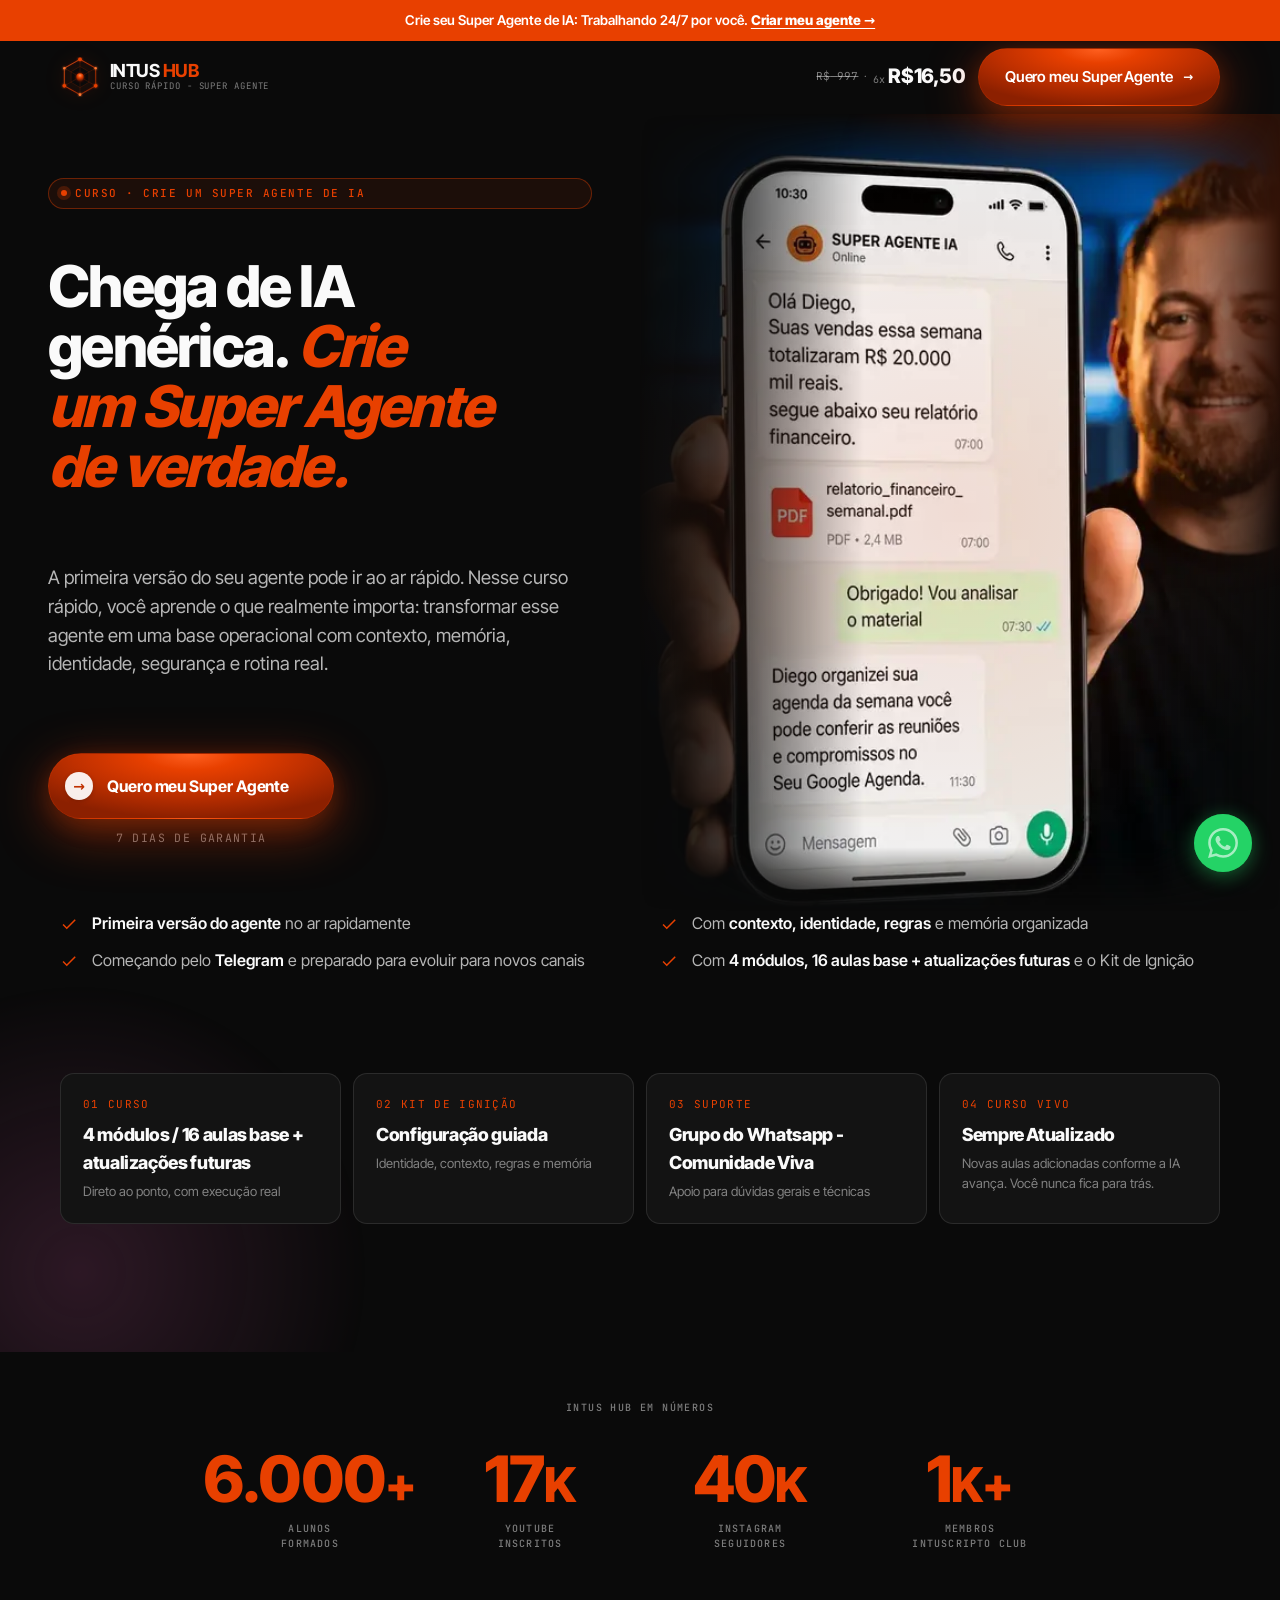
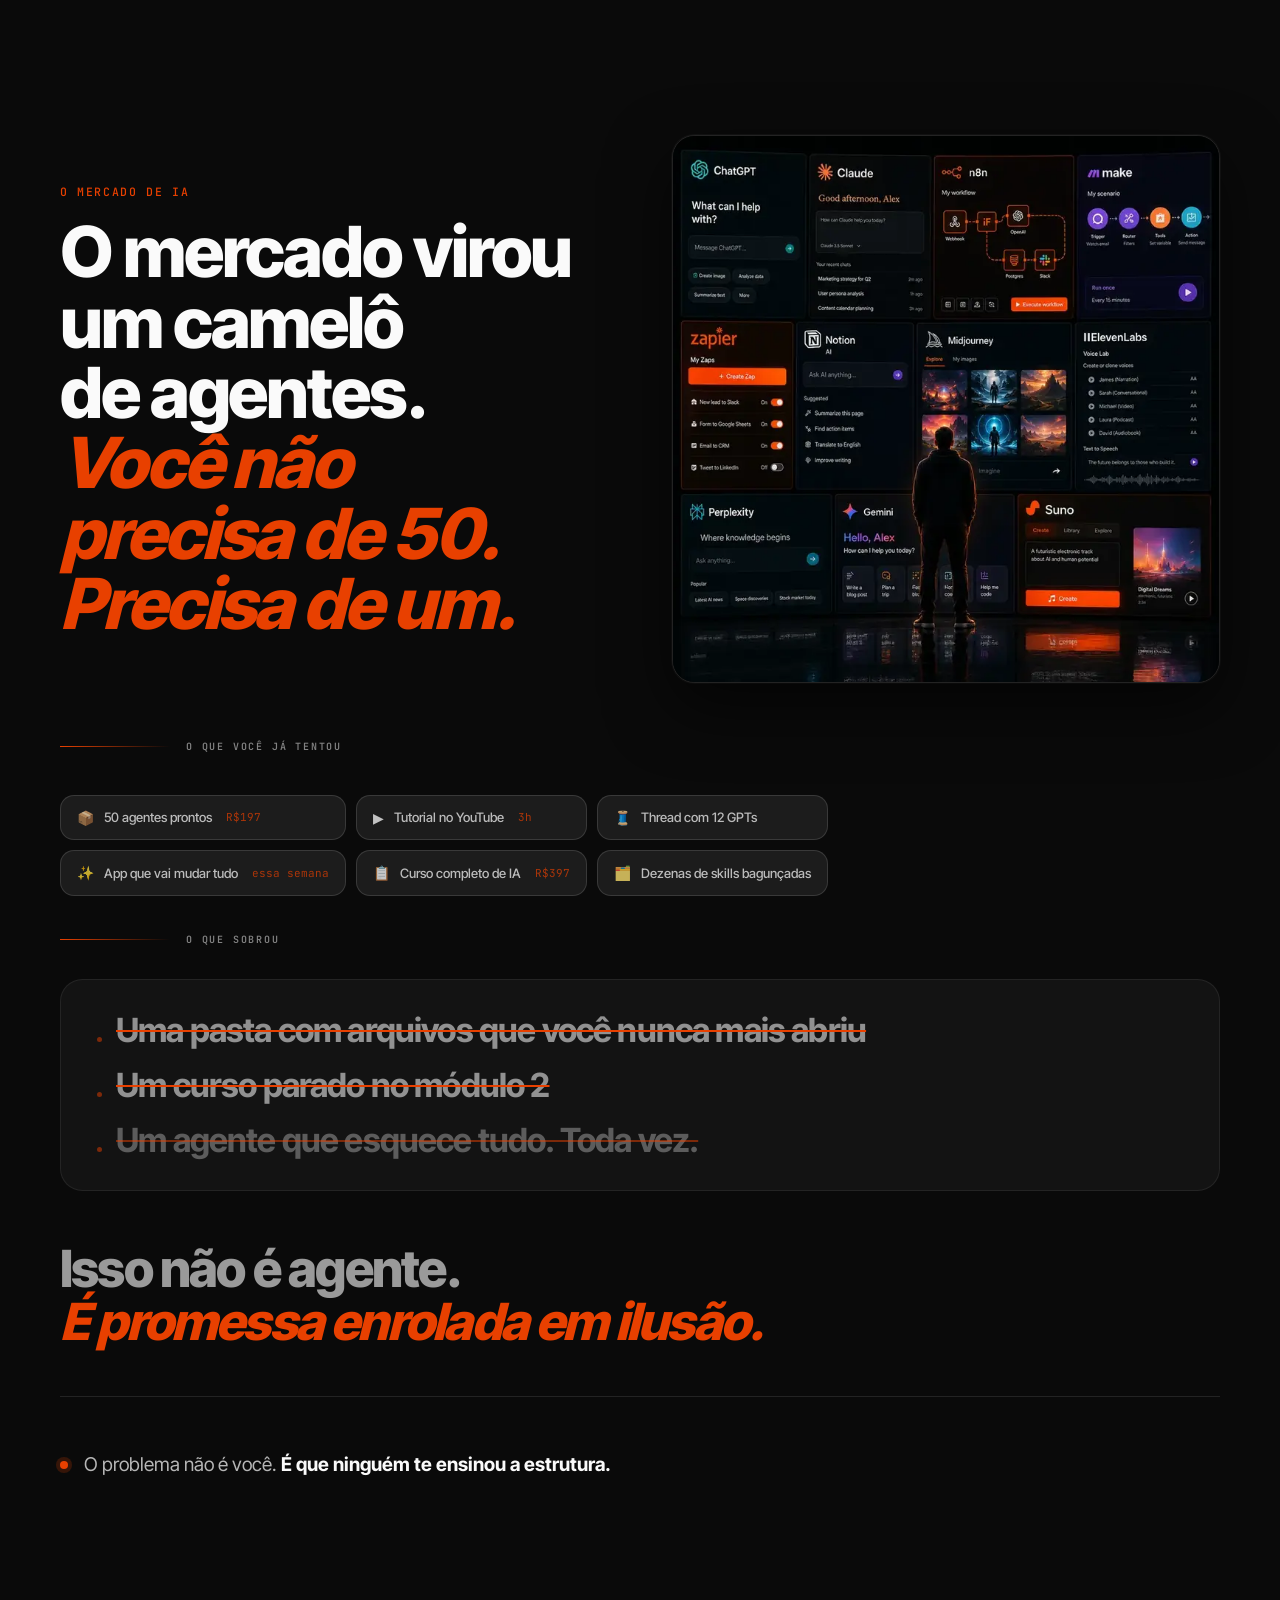
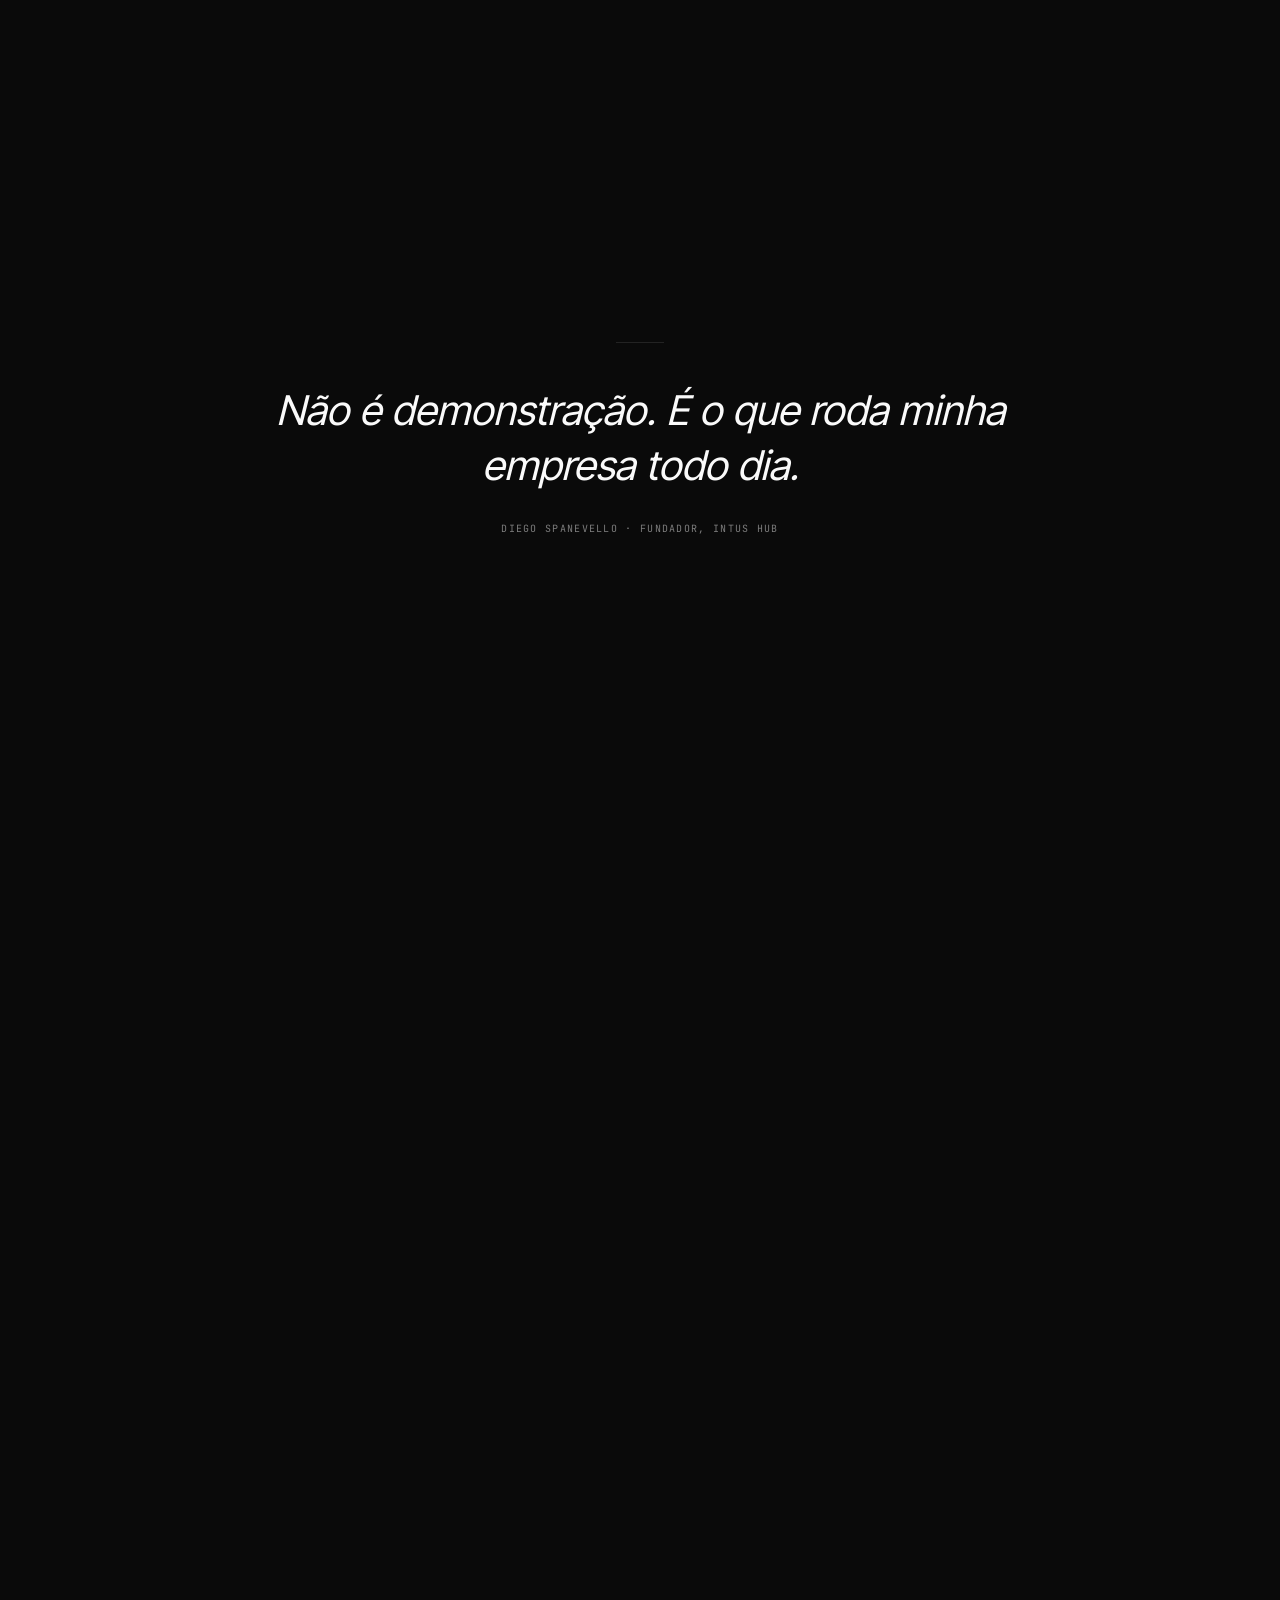
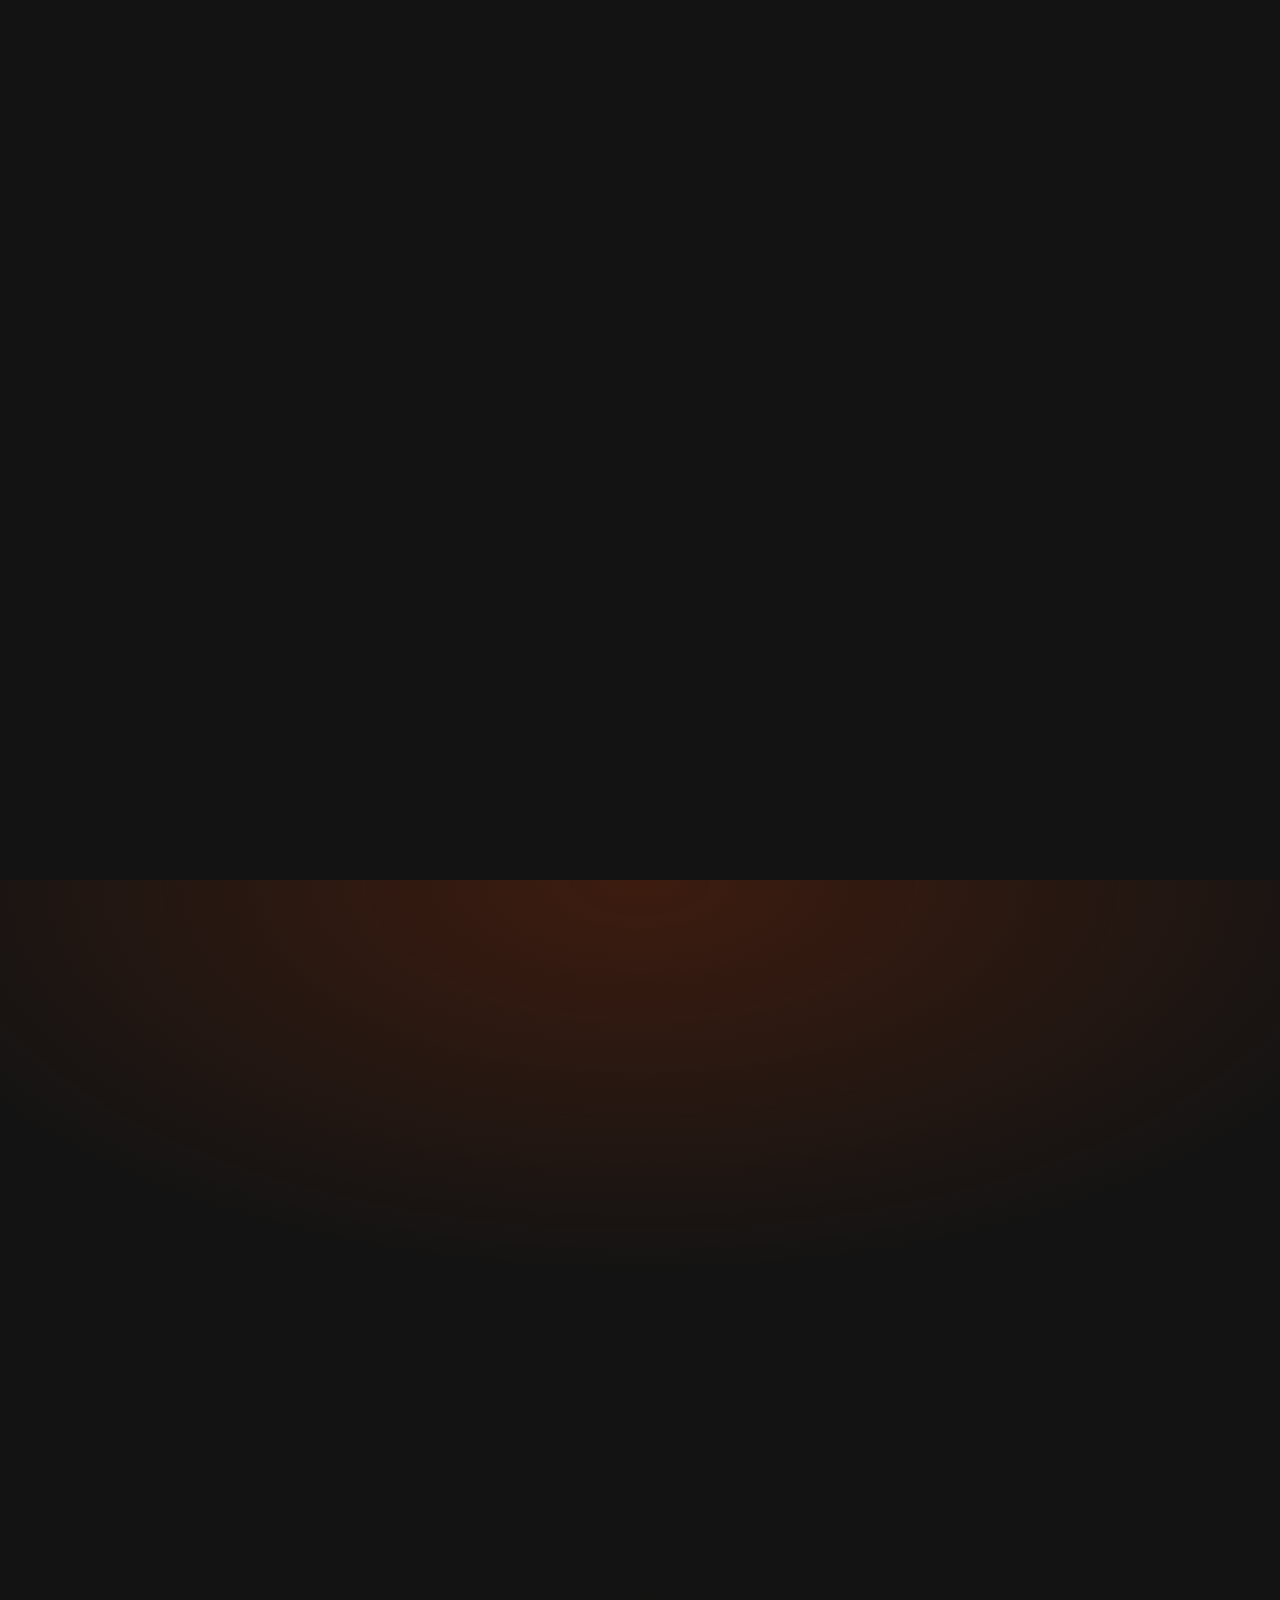
<file: index.html>
<!doctype html>
<html lang="pt-BR">
<head>
<meta charset="utf-8">
<meta name="viewport" content="width=device-width, initial-scale=1, viewport-fit=cover">

<!-- Meta Pixel Code (carregamento IMEDIATO — fbevents.js injetado async no parse,
     PageView dispara de cara, sem esperar interação/idle). -->
<link rel="preconnect" href="https://connect.facebook.net" crossorigin>
<script>
!function(f,b,e,v,n,t,s)
{if(f.fbq)return;n=f.fbq=function(){n.callMethod?
n.callMethod.apply(n,arguments):n.queue.push(arguments)};
if(!f._fbq)f._fbq=n;n.push=n;n.loaded=!0;n.version='2.0';
n.queue=[];t=b.createElement(e);t.async=!0;
t.src=v;s=b.getElementsByTagName(e)[0];
s.parentNode.insertBefore(t,s)}(window, document,'script',
'https://connect.facebook.net/en_US/fbevents.js');
fbq('init', '1245755299773926');
fbq('track', 'PageView');
</script>
<noscript><img height="1" width="1" style="display:none"
src="https://www.facebook.com/tr?id=1245755299773926&ev=PageView&noscript=1"
/></noscript>
<!-- End Meta Pixel Code -->

<!-- Utmify — rastreio de UTMs/origem do tráfego (async, carrega imediato sem bloquear o render). -->
<link rel="preconnect" href="https://cdn.utmify.com.br" crossorigin>
<script
  src="https://cdn.utmify.com.br/scripts/utms/latest.js"
  data-utmify-prevent-xcod-sck
  data-utmify-prevent-subids
  async
></script>
<!-- End Utmify -->

<title>Crie um Super Agente de IA · INTUS HUB</title>
<meta name="description" content="Curso prático da INTUS HUB: crie um Super Agente de IA com identidade, memória e contexto reais — no ar rápido, sem saber programar. 7 dias de garantia.">
<meta property="og:title" content="Crie um Super Agente de IA · INTUS HUB">
<meta property="og:description" content="Seu Super Agente de IA no ar rápido, com identidade, memória e contexto reais. Sem saber programar.">
<meta property="og:type" content="website">
<meta property="og:url" content="https://superagente.intushub.com.br/">
<meta name="theme-color" content="#050D1F">
<link rel="preload" as="image" href="img/heeerochat01.webp" imagesrcset="img/heeerochat01-720.webp 720w, img/heeerochat01.webp 1000w" imagesizes="(max-width: 920px) 100vw, 50vw" fetchpriority="high">
<!-- Inter Tight self-hosted (fonte do título = LCP): preload p/ a fonte ficar pronta antes
     do 1º paint, sem esperar o Google Fonts (2 origens de terceiros). @font-face no styles.css. -->
<link rel="preload" as="font" type="font/woff2" href="fonts/inter-tight-latin.woff2" crossorigin>
<link rel="icon" type="image/svg+xml" href="data:image/svg+xml,<svg xmlns='http://www.w3.org/2000/svg' viewBox='0 0 32 32'><rect width='32' height='32' rx='6' fill='%23050D1F'/><polygon points='16,2 28,9 28,23 16,30 4,23 4,9' fill='none' stroke='%23E84000' stroke-width='2'/><line x1='16' y1='16' x2='16' y2='2' stroke='%230055FF' stroke-width='1'/><line x1='16' y1='16' x2='28' y2='9' stroke='%230055FF' stroke-width='1'/><line x1='16' y1='16' x2='28' y2='23' stroke='%230055FF' stroke-width='1'/><line x1='16' y1='16' x2='16' y2='30' stroke='%23F0B429' stroke-width='1.5'/><line x1='16' y1='16' x2='4' y2='23' stroke='%230055FF' stroke-width='1'/><line x1='16' y1='16' x2='4' y2='9' stroke='%230055FF' stroke-width='1'/><circle cx='16' cy='16' r='3.5' fill='%23F0B429'/></svg>">
<link rel="preconnect" href="https://fonts.googleapis.com">
<link rel="preconnect" href="https://fonts.gstatic.com" crossorigin>
<!-- Google Fonts NÃO-bloqueante: preload + media=print/onload (o texto pinta na hora com
     os fallbacks e troca quando a fonte chega — display=swap já estava ativo). -->
<link rel="preload" as="style" href="https://fonts.googleapis.com/css2?family=JetBrains+Mono:wght@400;500;700&family=Instrument+Serif:ital@0;1&display=swap">
<link rel="stylesheet" href="https://fonts.googleapis.com/css2?family=JetBrains+Mono:wght@400;500;700&family=Instrument+Serif:ital@0;1&display=swap" media="print" onload="this.media='all'">
<noscript><link rel="stylesheet" href="https://fonts.googleapis.com/css2?family=JetBrains+Mono:wght@400;500;700&family=Instrument+Serif:ital@0;1&display=swap"></noscript>

<!-- Critical CSS inline (above-the-fold) — gerado por critical-css.ps1, NÃO editar à mão.
     O styles.css completo carrega de forma não-bloqueante logo abaixo. -->
<style id="critical-css">/*CRITICAL-CSS-START*/@font-face { font-family: "Inter Tight"; font-style: normal; font-weight: 400 800; font-display: optional; src: url("fonts/inter-tight-latin.woff2") format("woff2"); }:root { --accent: #FE5000; --accent-2: #FF7A33; --accent-ink: #ffffff; --bg: #0a0a0a; --bg-2: #131313; --bg-3: #1c1c1c; --ink: #fafafa; --ink-2: rgba(250,250,250,.72); --ink-3: rgba(250,250,250,.48); --line: rgba(250,250,250,.10); --line-2: rgba(250,250,250,.06); --f-display: "Inter Tight", ui-sans-serif, system-ui, sans-serif; --f-body: "Inter Tight", ui-sans-serif, system-ui, sans-serif; --f-mono: "JetBrains Mono", ui-monospace, SFMono-Regular, monospace; --f-serif: "Instrument Serif", "Times New Roman", serif; --brand-gold: #FE5000; --r-sm: 8px; --r: 14px; --r-lg: 22px; --r-xl: 28px; --pad-section: clamp(80px, 10vw, 144px); --container: 1240px; }[data-palette="black"] { --bg: #0a0a0a; --bg-2: #131313; --bg-3: #1c1c1c; }*, ::before, ::after { box-sizing: border-box; }html { scroll-behavior: smooth; overflow-x: clip; }body { margin: 0px; background: var(--bg); color: var(--ink); font-family: var(--f-body); font-size: 16px; line-height: 1.55; -webkit-font-smoothing: antialiased; text-rendering: optimizelegibility; overflow-x: clip; }img { max-width: 100%; display: block; }a { color: inherit; text-decoration: none; }.container { max-width: var(--container); margin: 0px auto; padding: 0px clamp(20px, 4vw, 40px); }.eyebrow { font-family: var(--f-mono); font-size: 11px; font-weight: 500; letter-spacing: 0.14em; text-transform: uppercase; color: var(--accent); display: inline-flex; align-items: center; gap: 8px; padding: 6px 12px; border: 1px solid color-mix(in oklab, var(--accent) 40%, transparent); border-radius: 999px; background: color-mix(in oklab, var(--accent) 8%, transparent); }.eyebrow::before { content: ""; width: 6px; height: 6px; border-radius: 50%; background: var(--accent); box-shadow: 0 0 0 4px color-mix(in oklab, var(--accent) 22%, transparent); animation: 2.2s ease 0s infinite normal none running pulse; }@keyframes pulse { 
  50% { box-shadow: 0 0 0 8px color-mix(in oklab, var(--accent) 0%, transparent); }
}.h-display { font-family: var(--f-display); font-weight: 800; letter-spacing: -0.03em; line-height: 1; text-wrap: balance; margin: 0px; }.h-display em { font-style: italic; font-weight: inherit; color: var(--accent); }.lead { font-size: clamp(16px, 1.45vw, 19px); color: var(--ink-2); max-width: 60ch; text-wrap: pretty; line-height: 1.55; }.btn { display: inline-flex; align-items: center; gap: 10px; padding: 16px 26px; border-radius: 999px; border: 1px solid transparent; font-weight: 600; font-size: 15px; letter-spacing: -0.005em; font-family: var(--f-body); transition: transform 0.2s, box-shadow 0.2s, padding 0.45s cubic-bezier(0.4, 0, 0.2, 1); white-space: nowrap; position: relative; overflow: hidden; }.btn:hover { transform: translateY(-1px); }.btn-primary { background: radial-gradient(67.54% 100.03% at 50% 0%, rgb(255, 96, 32) 0%, rgb(232, 64, 0) 25%, rgb(192, 48, 0) 62%, rgb(140, 32, 0) 100%); color: rgb(255, 255, 255); border: 1.2px solid rgba(232, 64, 0, 0.22); box-shadow: rgba(232, 64, 0, 0.22) 0px 6px 23px, rgba(232, 64, 0, 0.45) 0px 14px 54px; backface-visibility: hidden; }.btn-primary::before { content: ""; position: absolute; top: 0px; left: 0px; height: 100%; width: 100%; background: linear-gradient(100deg, transparent 38%, rgba(255, 255, 255, 0.85) 50%, transparent 62%); transform: translateX(-100%); mix-blend-mode: plus-lighter; opacity: 0; pointer-events: none; animation: 2.6s linear 0s infinite normal none running btn-sweep; }@keyframes btn-sweep { 
  0% { opacity: 0; transform: translateX(-100%); }
  20% { opacity: 0.55; }
  50% { opacity: 0.95; transform: translateX(0%); }
  80% { opacity: 0.55; }
  100% { opacity: 0; transform: translateX(100%); }
}.btn-primary:hover { filter: brightness(1.15); box-shadow: rgba(232, 64, 0, 0.3) 0px 8px 28px, rgba(232, 64, 0, 0.55) 0px 18px 60px; }.btn-primary.btn-big { padding: 20px 44px 20px 58px; }.btn-primary.btn-big::after { content: "→"; position: absolute; top: 50%; left: 16px; transform: translateY(-50%) translateZ(0px); width: 28px; height: 28px; line-height: 28px; text-align: center; background: rgba(255, 255, 255, 0.92); border-radius: 50%; color: rgb(192, 48, 0); font-size: 14px; font-weight: 700; box-shadow: rgba(0, 0, 0, 0.18) 0px 1px 4px; transition: left 0.45s cubic-bezier(0.4, 0, 0.2, 1), width 0.35s, height 0.35s, line-height 0.35s; will-change: left; }.btn-primary.btn-big:hover { padding: 20px 58px 20px 44px; filter: brightness(1.15); }.btn-primary.btn-big:hover::after { left: calc(100% - 44px); width: 32px; height: 32px; line-height: 32px; }.btn-primary.btn-big .btn-arrow { display: none; }.btn-arrow { font-size: 12px; transition: transform 0.25s; display: inline-block; }.btn:not(.btn-big):hover .btn-arrow { transform: translateX(3px); }.btn-big { font-size: 16px; font-weight: 700; }.announce { background: var(--accent); color: var(--accent-ink); padding: 10px 16px; text-align: center; font-size: 13.5px; font-weight: 600; position: relative; z-index: 60; }.announce a { font-weight: 800; text-decoration: underline; text-underline-offset: 3px; }.nav { position: sticky; top: 0px; z-index: 50; transition: background 0.3s, backdrop-filter 0.3s, border-color 0.3s; border-bottom: 1px solid transparent; }.nav-inner { display: flex; align-items: center; justify-content: space-between; height: 72px; }.brand { font-family: var(--f-display); font-weight: 700; font-size: 20px; letter-spacing: -0.03em; display: inline-flex; align-items: center; gap: 10px; text-transform: uppercase; }.brand-hex { flex-shrink: 0; filter: drop-shadow(rgba(232, 64, 0, 0.22) 0px 0px 10px); }.brand-name { display: flex; flex-direction: column; align-items: flex-start; gap: 2px; line-height: 1; }.brand-wordmark { font-family: var(--f-display); font-weight: 700; font-size: 18px; letter-spacing: -0.03em; text-transform: uppercase; line-height: 1; }.brand-hub { color: var(--accent); }.brand-sub { font-family: var(--f-mono); font-size: 9px; font-weight: 400; letter-spacing: 0.1em; text-transform: uppercase; color: var(--ink-3); white-space: nowrap; line-height: 1; }.nav-right { display: flex; align-items: center; gap: 12px; }.nav-price { display: flex; align-items: center; gap: 6px; }.nav-price-old { font-family: var(--f-mono); font-size: 11px; color: var(--ink-3); text-decoration: line-through; }.nav-price-sep { font-size: 11px; color: var(--ink-3); }.nav-price-inst { display: flex; align-items: baseline; gap: 3px; }.nav-price-times { font-family: var(--f-mono); font-size: 10px; color: var(--ink-3); font-weight: 400; }.nav-price-value { font-family: var(--f-display); font-size: 20px; font-weight: 800; color: var(--ink); letter-spacing: -0.02em; line-height: 1; }@media (max-width: 720px){.nav-price { display: none; }}.hero { position: relative; overflow: hidden; padding-bottom: var(--pad-section); }.hero-bleed-grid { display: grid; grid-template-columns: 1fr 1fr; min-height: 640px; position: relative; z-index: 2; }.hero-content-col { display: flex; flex-direction: column; justify-content: center; gap: 28px; padding: 64px 48px 64px clamp(20px, 4vw, 48px); position: relative; z-index: 3; }.hero-content { max-width: 560px; width: 100%; display: flex; flex-direction: column; gap: 20px; }.hero-title { font-size: clamp(44px, 4.5vw, 72px); line-height: 1.04; margin: 28px 0px; text-wrap: balance; }.hero-bullets { list-style: none; padding: 0px; margin: 32px 0px; display: flex; flex-direction: column; gap: 14px; }.hero-bullets-below { display: grid; grid-template-columns: 1fr 1fr; gap: 12px 40px; margin: 0px 0px 40px; }.hero-bullets li { display: flex; align-items: flex-start; gap: 14px; font-size: 16px; color: var(--ink-2); }.hero-bullets li::before { content: ""; flex: 0 0 18px; height: 18px; background: var(--accent); mask: url("data:image/svg+xml;utf8,<svg xmlns='http://www.w3.org/2000/svg' viewBox='0 0 24 24'><path fill='black' d='M9 16.17 4.83 12l-1.42 1.41L9 19 21 7l-1.41-1.41z'/></svg>") center center / contain no-repeat; margin-top: 4px; }.hero-bullets strong { color: var(--ink); font-weight: 600; }.hero-actions { display: flex; gap: 12px; margin-top: 36px; flex-wrap: wrap; align-items: center; }.hero-actions-wrap { display: inline-flex; flex-direction: column; align-items: center; gap: 10px; }.hero-actions-meta { font-family: var(--f-mono); font-size: 11.5px; letter-spacing: 0.12em; text-transform: uppercase; color: var(--ink-3); }.hero-orb { position: absolute; border-radius: 50%; pointer-events: none; will-change: transform; }.hero-orb.a { width: 720px; height: 720px; background: radial-gradient(circle closest-side, var(--accent), transparent); top: -230px; right: -260px; opacity: 0.26; }.hero-orb.b { width: 580px; height: 580px; background: radial-gradient(circle closest-side, color-mix(in oklab, var(--accent) 50%, #5b21b6), transparent); bottom: -210px; left: -210px; opacity: 0.24; }.hero-foto-c { position: relative; overflow: hidden; border-radius: 0px; margin: 0px; }.hero-foto-c::before { content: ""; position: absolute; inset: 0px; z-index: 2; pointer-events: none; background: radial-gradient(circle, rgba(232, 64, 0, 0.12) 0%, transparent 70%); }.hero-foto-c img { width: 100%; height: 100%; object-fit: cover; object-position: left center; display: block; mask-image: linear-gradient(to right, transparent 0%, rgba(0, 0, 0, 0.2) 12%, black 35%, black 80%, transparent 100%), linear-gradient(transparent 0%, black 8%, black 92%, transparent 100%); mask-composite: intersect; }.hero-foto-c::after { display: none; }@media (max-width: 920px){.hero-bleed-grid { grid-template-columns: 1fr; grid-template-rows: auto auto; min-height: unset; }.hero-content-col { grid-row: 1; width: 100%; justify-content: flex-start; padding: clamp(48px, 8vw, 80px) clamp(20px, 5vw, 40px) 24px; }.hero-content { max-width: 100%; }.hero-foto-c { grid-row: 2; position: relative; right: auto; top: auto; bottom: auto; width: 100%; height: 72vw; min-height: 280px; max-height: 440px; }.hero-foto-c img { object-position: center 20%; mask-image: linear-gradient(black 60%, transparent 100%); }}@keyframes bridge-pulse { 
  50% { box-shadow: transparent 0px 0px 0px 8px; }
}@keyframes panel-in { 
  0% { opacity: 0; transform: translateY(8px); }
  100% { opacity: 1; transform: translateY(0px); }
}@keyframes marquee { 
  100% { transform: translateX(-50%); }
}@keyframes guar-pulse { 
  0% { opacity: 0.9; transform: scale(1); }
  70% { opacity: 0; transform: scale(1.16); }
  100% { opacity: 0; transform: scale(1.16); }
}@keyframes guar-spin { 
  100% { transform: rotate(360deg); }
}.wa-float { position: fixed; bottom: 28px; right: 28px; z-index: 9000; width: 58px; height: 58px; border-radius: 50%; background: rgb(37, 211, 102); display: flex; align-items: center; justify-content: center; color: rgb(255, 255, 255); box-shadow: rgba(37, 211, 102, 0.45) 0px 4px 20px; transition: transform 0.2s, box-shadow 0.2s; text-decoration: none; }.wa-float:hover { transform: scale(1.08); box-shadow: rgba(37, 211, 102, 0.6) 0px 6px 28px; }.wa-float-icon { width: 30px; height: 30px; display: flex; align-items: center; justify-content: center; }.wa-float-pulse { position: absolute; width: 100%; height: 100%; border-radius: 50%; background: rgba(37, 211, 102, 0.4); animation: 2.5s ease-out 0s infinite normal none running wa-pulse; }@keyframes wa-pulse { 
  0% { transform: scale(1); opacity: 0.6; }
  100% { transform: scale(1.7); opacity: 0; }
}.reveal { opacity: 0; transform: translateY(24px); transition-behavior: normal, normal; transition-duration: 0.8s, 0.8s; transition-timing-function: cubic-bezier(0.2, 0.6, 0.2, 1), cubic-bezier(0.2, 0.6, 0.2, 1); transition-property: opacity, transform; transition-delay: var(--reveal-delay, 0ms); }#cursor-ring { position: fixed; top: 0px; left: 0px; width: 32px; height: 32px; border: 1px solid var(--accent); border-radius: 50%; pointer-events: none; z-index: 9999; transform: translate(-50%, -50%); transition: width 0.25s, height 0.25s, background 0.25s, opacity 0.25s; opacity: 0; mix-blend-mode: difference; }body.cursor-on #cursor-ring { opacity: 0.8; }@media (pointer: fine){body.cursor-on { cursor: none; }}body.cursor-on a, body.cursor-on button { cursor: none; }:root { --brand-gold: #FE5000; --brand-gold-ink: #ffffff; }@keyframes marquee-scroll { 
  0% { transform: translateX(0px); }
  100% { transform: translateX(-50%); }
}@media (max-width: 540px){.nav-inner { height: 60px; }.nav-right .btn.btn-primary { font-size: 0px; padding: 11px 15px; min-width: 42px; border-radius: 10px; letter-spacing: 0px; }.nav-right .btn.btn-primary .btn-arrow { font-size: 18px; line-height: 1; }.hero-actions { flex-direction: column; align-items: stretch; gap: 12px; }.hero-actions .btn.btn-big { width: 100%; justify-content: center; text-align: center; }}@media (max-width: 400px){.container { padding: 0px 14px; }}@media (max-width: 540px){:root { --pad-section: clamp(44px, 7vw, 64px); }.wa-float { bottom: 16px; right: 16px; width: 50px; height: 50px; }}/*CRITICAL-CSS-END*/</style>
<!-- Render-perf: o DOM tem ~1200 elementos (17 secoes). content-visibility:auto faz o browser
     PULAR layout/paint das secoes abaixo da dobra ate serem roladas — derruba o trabalho de
     render no 1o paint (FCP/LCP/TBT) sem tocar no DOM, hidratacao, scripts ou visual. Inline
     p/ valer ja no 1o paint. contain-intrinsic-size (auto) evita salto de scroll/CLS. -->
<style id="cv-defer">.problem,.comparison-section,.challenges,.modules,.results,.proof-sec,.marquee,.roadmap,.offer,.guarantee,.faq,.support,.cta,.footer{content-visibility:auto;contain-intrinsic-size:auto 640px}</style>
<link rel="preload" as="style" href="styles.css" onload="this.onload=null;this.rel='stylesheet'">
<noscript><link rel="stylesheet" href="styles.css"></noscript>

<!-- React de produção self-hosted (servido pelo edge do Vercel, mesma origem) com defer.
     Babel-no-browser foi removido: o JSX é pré-compilado por build.ps1 para js/*.min.js. -->
<script defer src="vendor/react.production.min.js"></script>
<script defer src="vendor/react-dom.production.min.js"></script>
</head>
<body>
<div id="cursor-ring"></div>
<!-- O conteúdo entre os marcadores é gerado por prerender.ps1 (shell estático para
     pintar antes do JS). O createRoot substitui o #root inteiro ao montar — não há
     hidratação, então o shell é só para o first paint / LCP / SEO. -->
<div id="root"><!--PRERENDER-START--><div class="announce">Crie seu Super Agente de IA: Trabalhando 24/7 por você. <a href="#oferta">Criar meu agente →</a></div><header class="nav "><div class="container nav-inner"><a href="#top" class="brand"><svg class="brand-hex" viewBox="0 0 120 120" width="40" height="40" aria-label="Intus Hub"><defs><linearGradient id="nav-stroke" x1="0%" y1="0%" x2="100%" y2="100%"><stop offset="0%" stop-color="#FF6020"></stop><stop offset="50%" stop-color="#E84000"></stop><stop offset="100%" stop-color="#8C2000"></stop></linearGradient><radialGradient id="nav-nuc" cx="50%" cy="30%" r="70%"><stop offset="0%" stop-color="#FF9055"></stop><stop offset="45%" stop-color="#E84000"></stop><stop offset="100%" stop-color="#6A1800"></stop></radialGradient><filter id="nav-glow" x="-60%" y="-60%" width="220%" height="220%"><feGaussianBlur in="SourceGraphic" stdDeviation="2.5" result="b"></feGaussianBlur><feMerge><feMergeNode in="b"></feMergeNode><feMergeNode in="SourceGraphic"></feMergeNode></feMerge></filter><filter id="nav-core" x="-100%" y="-100%" width="300%" height="300%"><feGaussianBlur in="SourceGraphic" stdDeviation="4" result="b"></feGaussianBlur><feMerge><feMergeNode in="b"></feMergeNode><feMergeNode in="b"></feMergeNode><feMergeNode in="SourceGraphic"></feMergeNode></feMerge></filter></defs><polygon points="60,7 107,33.5 107,86.5 60,113 13,86.5 13,33.5" fill="none" stroke="#E84000" stroke-width="4" stroke-opacity=".15" filter="url(#nav-glow)"></polygon><polygon points="60,7 107,33.5 107,86.5 60,113 13,86.5 13,33.5" fill="none" stroke="url(#nav-stroke)" stroke-width="2"></polygon><polygon points="60,28.5 86.5,44 86.5,76 60,91.5 33.5,76 33.5,44" fill="#0a0a0a" stroke="#E84000" stroke-opacity=".3" stroke-width="1.4"></polygon><g stroke="#E84000" stroke-opacity=".4" stroke-width="1.1" stroke-linecap="round"><line x1="60" y1="60" x2="60" y2="7"></line><line x1="60" y1="60" x2="107" y2="33.5"></line><line x1="60" y1="60" x2="107" y2="86.5"></line><line x1="60" y1="60" x2="60" y2="113"></line><line x1="60" y1="60" x2="13" y2="86.5"></line><line x1="60" y1="60" x2="13" y2="33.5"></line></g><circle cx="60" cy="7" r="5.5" fill="#E84000" filter="url(#nav-glow)"></circle><circle cx="107" cy="86.5" r="5.5" fill="#E84000" filter="url(#nav-glow)"></circle><circle cx="13" cy="86.5" r="5.5" fill="#E84000" filter="url(#nav-glow)"></circle><circle cx="107" cy="33.5" r="3.5" fill="#FF7A33" filter="url(#nav-glow)"></circle><circle cx="60" cy="113" r="4" fill="#FF7A33" filter="url(#nav-glow)"></circle><circle cx="13" cy="33.5" r="3.5" fill="#FF7A33" filter="url(#nav-glow)"></circle><circle cx="60" cy="60" r="11" fill="#6A1800" opacity=".9" filter="url(#nav-core)"></circle><circle cx="60" cy="60" r="11" fill="url(#nav-nuc)"></circle></svg><span class="brand-name"><span class="brand-wordmark">INTUS <span class="brand-hub">HUB</span></span><span class="brand-sub">CURSO RÁPIDO - SUPER AGENTE</span></span></a><div class="nav-right"><div class="nav-price"><s class="nav-price-old">R$<!-- --> <!-- -->997</s><span class="nav-price-sep">·</span><span class="nav-price-inst"><span class="nav-price-times">6x</span><strong class="nav-price-value">R$<!-- -->16,50</strong></span></div><a class="btn btn-primary" href="#oferta">Quero meu Super Agente<!-- --> <span class="btn-arrow">→</span></a></div></div></header><section id="top" class="hero"><div class="hero-orb a" data-parallax="0.06"></div><div class="hero-orb b" data-parallax="-0.04"></div><div class="hero-bleed-grid"><div class="hero-content-col"><div class="hero-content"><span class="eyebrow">Curso · Crie um Super Agente de IA</span><h1 class="h-display hero-title">Chega de IA genérica. <em>Crie um Super Agente de verdade.</em></h1><p class="lead">A primeira versão do seu agente pode ir ao ar rápido. Nesse curso rápido, você aprende o que realmente importa: transformar esse agente em uma base operacional com contexto, memória, identidade, segurança e rotina real.</p><div class="hero-actions"><div class="hero-actions-wrap"><a class="btn btn-primary btn-big" href="#oferta">Quero meu Super Agente<!-- --> <span class="btn-arrow">→</span></a><span class="hero-actions-meta">7 dias de garantia</span></div></div></div></div><div class="hero-foto-c"><img src="img/heeerochat01.webp" srcSet="img/heeerochat01-720.webp 720w, img/heeerochat01.webp 1000w" sizes="(max-width: 920px) 100vw, 50vw" alt="Conversa real com um Super Agente de IA no Telegram" width="1000" height="1000" fetchpriority="high" decoding="async"/></div></div><div class="container"><ul class="hero-bullets hero-bullets-below reveal" style="--reveal-delay:200ms"><li><span><strong>Primeira versão do agente</strong> no ar rapidamente</span></li><li><span>Com <strong>contexto, identidade, regras</strong> e memória organizada</span></li><li><span>Começando pelo <strong>Telegram</strong> e preparado para evoluir para novos canais</span></li><li><span>Com <strong>4 módulos, 16 aulas base + atualizações futuras</strong> e o Kit de Ignição</span></li></ul><div class="hero-pillars reveal" style="--reveal-delay:260ms"><div class="pillar"><div class="pillar-tag">01 Curso</div><div class="pillar-name">4 módulos / 16 aulas base + atualizações futuras</div><div class="pillar-desc">Direto ao ponto, com execução real</div></div><div class="pillar"><div class="pillar-tag">02 Kit de Ignição</div><div class="pillar-name">Configuração guiada</div><div class="pillar-desc">Identidade, contexto, regras e memória</div></div><div class="pillar"><div class="pillar-tag">03 Suporte</div><div class="pillar-name">Grupo do Whatsapp - Comunidade Viva</div><div class="pillar-desc">Apoio para dúvidas gerais e técnicas</div></div><div class="pillar"><div class="pillar-tag">04 Curso Vivo</div><div class="pillar-name">Sempre Atualizado</div><div class="pillar-desc">Novas aulas adicionadas conforme a IA avança. Você nunca fica para trás.</div></div></div></div></section><div class="stats-bar"><div class="stats-bar-eyebrow">Intus Hub em números</div><div class="stats-bar-item"><span class="stat-num">0<span class="stat-suffix">+</span></span><span class="stats-bar-label">Alunos
Formados</span></div><div class="stats-bar-item"><span class="stat-num">0<span class="stat-suffix">K</span></span><span class="stats-bar-label">YouTube
Inscritos</span></div><div class="stats-bar-item"><span class="stat-num">0<span class="stat-suffix">K</span></span><span class="stats-bar-label">Instagram
Seguidores</span></div><div class="stats-bar-item"><span class="stat-num">0<span class="stat-suffix">K+</span></span><span class="stats-bar-label">Membros
Intuscripto Club</span></div></div><section class="problem"><div class="container"><div class="problem-hd problem-hd-split"><div class="problem-hd-text"><span class="section-eyebrow">O mercado de IA</span><h2 class="h-display h2 reveal">O mercado virou um camelô de agentes. <em>Você não precisa de 50. Precisa de um.</em></h2></div><div class="problem-hd-img reveal" style="--reveal-delay:80ms"><img src="img/noise-tools.webp" alt="O camelô de ferramentas de IA" class="problem-camel-img" width="740" height="740" loading="lazy" decoding="async"/></div></div><div class="noise-strip-label reveal">O que você já tentou</div><div class="noise-strip reveal"><div class="noise-card"><span class="noise-icon">📦</span><span class="noise-label">50 agentes prontos</span><span class="noise-price">R$197</span></div><div class="noise-card"><span class="noise-icon">▶</span><span class="noise-label">Tutorial no YouTube</span><span class="noise-price">3h</span></div><div class="noise-card"><span class="noise-icon">🧵</span><span class="noise-label">Thread com 12 GPTs</span></div><div class="noise-card"><span class="noise-icon">✨</span><span class="noise-label">App que vai mudar tudo</span><span class="noise-price">essa semana</span></div><div class="noise-card"><span class="noise-icon">📋</span><span class="noise-label">Curso completo de IA</span><span class="noise-price">R$397</span></div><div class="noise-card"><span class="noise-icon">🗂️</span><span class="noise-label">Dezenas de skills bagunçadas</span></div></div><div class="noise-arrow reveal"><div class="noise-arrow-line"></div><span class="noise-arrow-label">O que sobrou</span></div><div class="noise-result reveal"><div class="result-items"><div class="result-line"><div class="result-dot"></div><span class="result-text">Uma pasta com arquivos que você nunca mais abriu</span></div><div class="result-line"><div class="result-dot"></div><span class="result-text">Um curso parado no módulo 2</span></div><div class="result-line"><div class="result-dot"></div><span class="result-text last">Um agente que esquece tudo. Toda vez.</span></div></div></div><div class="problem-punch-block reveal"><span class="punch-1">Isso não é agente.</span><span class="punch-2">É promessa enrolada em ilusão.</span></div><div class="problem-bridge reveal"><div class="bridge-dot"></div><p class="bridge-text">O problema não é você. <strong>É que ninguém te ensinou a estrutura.</strong></p></div></div></section><section class="challenges"><div class="container"><div class="challenges-hd reveal"><span class="section-eyebrow">Por que não funcionou antes</span><h2 class="h-display h2">Você já tentou. Você já investiu. <em>Por que ainda não deu certo?</em></h2></div><div class="challenges-grid"><div class="challenge reveal" style="--reveal-delay:0ms"><div class="challenge-num">01</div><div class="challenge-content"><div class="challenge-tag">Você comprou, assistiu, salvou: mas nunca saiu do lugar</div><div class="challenge-text">Seguiu perfis, assistiu tutoriais, salvou posts sobre IA. Tinha vontade. Tinha interesse. <strong>Mas na hora de colocar em prática, algo sempre travou: e você ficou no mesmo lugar.</strong></div></div></div><div class="challenge reveal" style="--reveal-delay:60ms"><div class="challenge-num">02</div><div class="challenge-content"><div class="challenge-tag">Achou que era muito técnico, para &quot;programador&quot;. E desistiu antes de tentar.</div><div class="challenge-text">Parecia complicado demais. Palavras que você nunca ouviu, telas sem explicação, passos que não faziam sentido. <strong>Você chegou à conclusão de que aquilo era pra outro perfil de pessoa. Não pra você.</strong></div></div></div><div class="challenge reveal" style="--reveal-delay:120ms"><div class="challenge-num">03</div><div class="challenge-content"><div class="challenge-tag">Tentou de tudo um pouco. Nada funcionou.</div><div class="challenge-text">ChatGPT um dia, outra ferramenta na semana seguinte, aquele app que um amigo indicou. Cada um diferente, cada um com suas regras. <strong>No final, você voltou a fazer tudo na mão mesmo. Como sempre.</strong></div></div></div><div class="challenge reveal" style="--reveal-delay:180ms"><div class="challenge-num">04</div><div class="challenge-content"><div class="challenge-tag">Você investiu. A estrutura nunca foi entregue.</div><div class="challenge-text">Já assinou plataforma, comprou pacote de ferramentas, seguiu o passo a passo de alguém na internet. A promessa era grande. <strong>O que faltou não foi esforço. Foi método. Ninguém te ensinou como montar a fundação.</strong></div></div></div></div></div></section><section class="comparison-section"><div class="container"><div class="comparison-hd"><span class="section-eyebrow">A diferença na prática</span><h2 class="h-display h2 reveal">O que muda quando o agente <em>é construído do jeito certo.</em></h2></div><div class="contrast-list reveal"><div class="contrast-item"><div class="contrast-before"><span class="before-label">O que vendem por aí</span><p class="before-text">50 agentes genéricos que você nunca vai usar de verdade</p></div><div class="contrast-after"><span class="after-label">O que você vai ter</span><p class="after-text">Um agente que te conhece e trabalha por você todo dia</p><p class="after-desc">&quot;Agente, me faz um resumo dos leads de ontem&quot;. Ele já sabe qual funil, qual produto, qual tom usar.</p></div></div><div class="contrast-item"><div class="contrast-before"><span class="before-label">O que vendem por aí</span><p class="before-text">Esquece tudo a cada conversa. Você começa do zero toda vez.</p></div><div class="contrast-after"><span class="after-label">O que você vai ter</span><p class="after-text">Memória organizada: ele não começa do zero toda vez</p><p class="after-desc">7h da manhã, no café. Você recebe o briefing do dia. Todo dia, pontualmente.</p></div></div><div class="contrast-item"><div class="contrast-before"><span class="before-label">O que vendem por aí</span><p class="before-text">Só funciona no navegador, longe de onde você vive</p></div><div class="contrast-after"><span class="after-label">O que você vai ter</span><p class="after-text">Acessível pelo celular. Começa pelo Telegram e evolui para novos canais.</p></div></div><div class="contrast-item"><div class="contrast-before"><span class="before-label">O que vendem por aí</span><p class="before-text">Você continua fazendo tudo. O agente só responde quando perguntado.</p></div><div class="contrast-after"><span class="after-label">O que você vai ter</span><p class="after-text">O agente organiza, lembra e executa tarefas guiadas. Você decide o que importa.</p><p class="after-desc">Resumo de reunião, resposta de suporte, análise de campanha: acontece sem você abrir o computador.</p></div></div><div class="contrast-item"><div class="contrast-before"><span class="before-label">O que vendem por aí</span><p class="before-text">Semanas de setup. Nada funciona de verdade.</p></div><div class="contrast-after"><span class="after-label">O que você vai ter</span><p class="after-text">Primeira versão no ar rápido. Depois, adaptada à sua realidade.</p><p class="after-desc">No ar em poucos minutos. Trabalhando 24/7 e evoluindo com você.</p></div></div></div><div class="comp-close reveal"><div class="close-copy"><span class="comp-close-label">Do zero ao agente no ar</span><p class="comp-close-title">Você sai com um agente rodando <em>no seu celular. Hoje.</em></p><p class="comp-close-sub">Sem curso parado no módulo 2.<br/>Sem ferramenta que você nunca mais abre.</p></div><a class="btn btn-primary btn-big" href="#oferta">Quero meu Super Agente<!-- --> <span class="btn-arrow">→</span></a></div></div></section><section id="modules" class="modules"><div class="container"><div class="modules-hd reveal"><span class="section-eyebrow">O curso · 4 módulos e 16 aulas base + atualizações futuras</span><h2 class="h-display h2">Do entendimento inicial ao agente no ar, <em>com contexto, memória, segurança e capacidades reais.</em></h2></div><div class="modules-ui reveal"><div class="modules-tabs"><div class="modules-tabs-label">MÓDULOS</div><button class="module-tab active"><span class="module-tab-name">Visão e preparação</span><span class="module-tab-badge">00</span></button><button class="module-tab"><span class="module-tab-name">Agente no ar</span><span class="module-tab-badge">01</span></button><button class="module-tab"><span class="module-tab-name">Kit de Ignição</span><span class="module-tab-badge">02</span></button><button class="module-tab"><span class="module-tab-name">Segurança e capacidades</span><span class="module-tab-badge">03</span></button></div><div class="module-panel"><div class="module-panel-hd"><span class="module-panel-num">00</span><div><h3 class="module-panel-title">Visão e preparação</h3><p class="module-panel-sub">Entenda por que agentes de IA estão virando uma camada de execução em vários mercados. Escolha onde seu Super Agente pode gerar mais valor.</p></div></div><ul class="module-lessons"><li class="module-lesson"><span class="module-lesson-icon">▶</span>Cenário dos agentes de IA e assimetria de capacidade</li><li class="module-lesson"><span class="module-lesson-icon">▶</span>O que você vai construir ao longo do curso</li><li class="module-lesson"><span class="module-lesson-icon">▶</span>Casos de uso em serviços, cripto, negócios e agenda pessoal</li><li class="module-lesson"><span class="module-lesson-icon">▶</span>Pré-requisitos, custos, rotas e cuidados antes da instalação</li></ul></div></div><div class="modules-accordion reveal"><div class="module-acc open"><button class="module-acc-hd"><span class="module-acc-num">00</span><span class="module-acc-name">Visão e preparação</span><span class="module-acc-arrow">−</span></button><div class="module-acc-body"><p class="module-acc-sub">Entenda por que agentes de IA estão virando uma camada de execução em vários mercados. Escolha onde seu Super Agente pode gerar mais valor.</p><ul class="module-lessons"><li class="module-lesson"><span class="module-lesson-icon">▶</span>Cenário dos agentes de IA e assimetria de capacidade</li><li class="module-lesson"><span class="module-lesson-icon">▶</span>O que você vai construir ao longo do curso</li><li class="module-lesson"><span class="module-lesson-icon">▶</span>Casos de uso em serviços, cripto, negócios e agenda pessoal</li><li class="module-lesson"><span class="module-lesson-icon">▶</span>Pré-requisitos, custos, rotas e cuidados antes da instalação</li></ul></div></div><div class="module-acc"><button class="module-acc-hd"><span class="module-acc-num">01</span><span class="module-acc-name">Agente no ar</span><span class="module-acc-arrow">+</span></button></div><div class="module-acc"><button class="module-acc-hd"><span class="module-acc-num">02</span><span class="module-acc-name">Kit de Ignição</span><span class="module-acc-arrow">+</span></button></div><div class="module-acc"><button class="module-acc-hd"><span class="module-acc-num">03</span><span class="module-acc-name">Segurança e capacidades</span><span class="module-acc-arrow">+</span></button></div></div><div class="modules-cta-band reveal"><p class="modules-cta-text">Em menos de uma tarde, seu agente estará respondendo no seu celular.</p><a class="btn btn-primary" href="#oferta">Quero meu Super Agente<!-- --> <span class="btn-arrow">→</span></a></div></div></section><section class="results"><div class="container"><div class="results-hd reveal"><span class="section-eyebrow">O que você leva</span><h2 class="h-display h2">Ao terminar o curso, <em>você terá:</em></h2></div><div class="results-grid"><div class="result-item reveal" style="--reveal-delay:0ms"><div class="result-icon">⚡</div><div class="result-body"><div class="result-title">Seu Super Agente no ar</div><div class="result-desc">Uma primeira versão funcional, acessível pelo celular e pronta para ser adaptada à sua rotina.</div></div></div><div class="result-item reveal" style="--reveal-delay:50ms"><div class="result-icon">🪪</div><div class="result-body"><div class="result-title">Identidade configurada</div><div class="result-desc">Ele sabe exatamente quem é, qual o papel dele e o que não deve fazer. Nunca mais genérico.</div></div></div><div class="result-item reveal" style="--reveal-delay:100ms"><div class="result-icon">🧠</div><div class="result-body"><div class="result-title">Memória organizada</div><div class="result-desc">Registros úteis e memória para o agente não começar do zero toda vez.</div></div></div><div class="result-item reveal" style="--reveal-delay:150ms"><div class="result-icon">📁</div><div class="result-body"><div class="result-title">Contexto real sobre você</div><div class="result-desc">Arquivos-base com suas informações, objetivos e preferências. A fundação que torna o agente útil de verdade.</div></div></div><div class="result-item reveal" style="--reveal-delay:0ms"><div class="result-icon">🗺️</div><div class="result-body"><div class="result-title">Mapa do workspace</div><div class="result-desc">O agente se localiza e executa sem se perder. Organização que escala.</div></div></div><div class="result-item reveal" style="--reveal-delay:50ms"><div class="result-icon">▶️</div><div class="result-body"><div class="result-title">Primeiras tarefas reais</div><div class="result-desc">Organização, apoio operacional, registros e tarefas guiadas para começar a usar o agente na prática.</div></div></div><div class="result-item reveal" style="--reveal-delay:100ms"><div class="result-icon">🧭</div><div class="result-body"><div class="result-title">Kit de Ignição incluso</div><div class="result-desc">A condução guiada para configurar identidade, contexto, regras, memória e registros úteis depois que o agente já está respondendo.</div></div></div><div class="result-item reveal" style="--reveal-delay:150ms"><div class="result-icon">📈</div><div class="result-body"><div class="result-title">Fundação para evoluir</div><div class="result-desc">Estrutura para adicionar ferramentas, canais e automações conforme você avança. O agente de amanhã é melhor que o de hoje.</div></div></div></div><div class="results-footer reveal"><p>Não é um agente de demonstração. <strong>É o seu agente funcionando de verdade.</strong></p><a class="btn btn-primary btn-big" href="#oferta">Quero meu Super Agente<!-- --> <span class="btn-arrow">→</span></a></div></div></section><div class="proof-bridge reveal"><div class="proof-bridge-rule"></div><p class="proof-bridge-quote"><em>Não é demonstração. É o que roda minha empresa todo dia.</em></p><span class="proof-bridge-attr">Diego Spanevello · Fundador, INTUS HUB</span></div><section id="provas" class="proof-sec"><div class="container"><div class="proof-hd reveal"><span class="section-eyebrow">Skin in the game</span><h2 class="h-display h2">Um Humano. <em>Dois Super Agentes.</em></h2><p class="proof-hd-sub">Eu coloco em prática o que ensino. <strong>Dois negócios reais</strong>, cada um com um Super Agente responsável. <strong>Aspira</strong> cuida do <strong>Intus Cripto Club</strong>. <strong>Clóvis</strong> mantém a estrutura do <strong>INTUS HUB</strong>. Cada agente com contexto, função e identidade própria, que rodam minha operação todo dia.<br/><br/>É exatamente isso que <strong>você vai construir</strong>.</p></div><div class="proof-layout reveal"><div class="diego-card"><div class="diego-avatar-box"><img src="img/diego.webp" alt="Diego Spanevello" class="diego-img" width="640" height="357" loading="lazy" decoding="async"/><div class="diego-initials" style="display:none">DS</div></div><div class="diego-body"><span class="proof-badge proof-badge-prof">Seu Professor</span><h3 class="diego-name">Diego Spanevello</h3><div class="diego-role">Fundador · INTUS HUB</div><div class="diego-speech"><p>Sou o fundador do IntusCripto Club, com mais de 1.000 membros ativos. Formei <strong>6.000+ alunos</strong> em DeFi, sou referência no YouTube com 17K inscritos, 40K no Instagram, fui professor de MBA em finanças descentralizadas e palestrei nos maiores eventos do Brasil.</p><p>O que mudou minha operação foi entender como estruturar um agente de IA. <strong>Não virei programador. Aprendi o mecanismo.</strong> E foi daí que o IntusCripto Club evoluiu pro INTUS HUB: cripto, IA e negócios digitais num só lugar.</p><p>Hoje dois agentes rodam minha empresa enquanto continuo fazendo o que sei fazer: criar, ensinar e gerar resultado no digital.</p></div></div></div><div class="agents-col"><div class="agent-card"><div class="agent-photo-box"><img src="img/aspira.webp" alt="Aspira" class="agent-photo-img" width="400" height="299" loading="lazy" decoding="async"/><div class="agent-photo-fallback">AS</div></div><div class="agent-body"><div class="agent-hd"><div><span class="proof-badge proof-badge-agent">Super Agente</span><div class="agent-name">Aspira</div><div class="agent-role-lbl">Agente · Operação 24/7</div></div></div><p class="agent-intro">&quot;Aspira cuida de tudo que seria interrupção na minha rotina. <strong>Opera sem parar. Eu só entro quando preciso decidir algo.</strong>&quot;</p><div class="agent-tasks"><div class="agent-task"><div class="task-dot"></div><span>Suporte do IntusCripto Club: responde, filtra, escala</span></div><div class="agent-task"><div class="task-dot"></div><span>Analytics de redes, Instagram e newsletter</span></div><div class="agent-task"><div class="task-dot"></div><span>Meta Ads e carrosséis: análise e otimização</span></div><div class="agent-task"><div class="task-dot"></div><span>Briefing diário de cripto, trade, DeFi e mercado</span></div><div class="agent-task"><div class="task-dot"></div><span>Agenda pessoal, sem eu precisar pedir</span></div></div></div></div><div class="agent-card"><div class="agent-photo-box"><img src="img/clovis.webp" alt="Clóvis" class="agent-photo-img" width="400" height="299" loading="lazy" decoding="async"/><div class="agent-photo-fallback">CL</div></div><div class="agent-body"><div class="agent-hd"><div><span class="proof-badge proof-badge-agent">Super Agente</span><div class="agent-name">Clóvis</div><div class="agent-role-lbl">Agente · Estrutura</div></div></div><p class="agent-intro">&quot;Clóvis é o cérebro da empresa. <strong>Quando preciso tomar uma decisão, ele já sabe o histórico inteiro.</strong>&quot;</p><div class="agent-tasks"><div class="agent-task"><div class="task-dot"></div><span>Documentação viva: captura e organiza tudo</span></div><div class="agent-task"><div class="task-dot"></div><span>Decisões dos sócios registradas com contexto</span></div><div class="agent-task"><div class="task-dot"></div><span>Mapas de produtos e processos sempre atualizados</span></div><div class="agent-task"><div class="task-dot"></div><span>Mantém a operação viva mesmo quando ninguém olha</span></div></div></div></div></div></div><div class="diego-quote reveal"><p>Eu sei o que funciona porque uso todo dia. <strong>Em menos de uma tarde, você vai ter o seu agente no ar</strong>, com a mesma estrutura que roda minha operação.</p><div class="diego-quote-attr">— Diego Spanevello · Fundador, INTUS HUB</div></div></div><div class="students-hd reveal"><span class="section-eyebrow">Resultados reais</span><h2 class="h-display h3-proof">Quem fez, <em>aplica.</em></h2><p class="students-sub">Empreendedores, consultores, profissionais de marketing, gestores, traders.<br/>Contextos diferentes. Resultado igual: agente funcionando no celular.</p></div><div class="carousel-wrap"><div class="carousel-track"><div class="testi-card"><div class="testi-hdr"><div class="testi-photo"><img src="img/denys.webp" alt="Denys Buso" width="200" height="210" decoding="async"/><div class="testi-initials" style="display:none">DB</div></div><div><div class="testi-name">Denys Buso</div><div class="testi-meta">Conset Capital</div></div></div><div class="testi-bubble">O treinamento me ajudou a <strong>acelerar a construção e validação dos agentes</strong>, reduzindo retrabalho, aumentando a eficiência e otimizando o consumo de tokens de forma estratégica e inteligente!</div><div class="testi-result"><div class="testi-dot">✓</div>Agentes em produção · tokens otimizados</div></div><div class="testi-card"><div class="testi-hdr"><div class="testi-photo"><img src="img/arcanjo.webp" alt="Arcanjo" width="200" height="267" decoding="async"/><div class="testi-initials" style="display:none">AR</div></div><div><div class="testi-name">Arcanjo</div><div class="testi-meta">Tráfego pago · Low ticket</div></div></div><div class="testi-bubble">Eu comecei do zero, sem saber estruturar campanhas. O curso me mostrou um caminho claro. <strong>Hoje uso IA para criar criativos, analisar produtos e montar uma operação organizada para vender no digital.</strong></div><div class="testi-result"><div class="testi-dot">✓</div>Operação organizada do zero</div></div><div class="testi-card"><div class="testi-hdr"><div class="testi-photo"><img src="img/natanael.webp" alt="Natanael H." width="200" height="199" decoding="async"/><div class="testi-initials" style="display:none">NH</div></div><div><div class="testi-name">Natanael H.</div><div class="testi-meta">Freelancer IA e Investidor Cripto</div></div></div><div class="testi-bubble">Minha curva de aprendizado foi gigantesca. O uso de agente de IA nas minhas vendas e serviços <strong>se tornou indispensável</strong>, no meu negócio e também nos meus investimentos.</div><div class="testi-result"><div class="testi-dot">✓</div>IA aplicada em vendas e investimentos</div></div><div class="testi-card"><div class="testi-hdr"><div class="testi-photo"><img src="img/minervini.webp" alt="Lukas Minervini" width="200" height="199" decoding="async"/><div class="testi-initials" style="display:none">LM</div></div><div><div class="testi-name">Lukas Minervini</div><div class="testi-meta">Lançador de Produtos Digitais</div></div></div><div class="testi-bubble">Conteúdo direto, sem enrolação. Apliquei o que aprendi no Super Agente e <strong>destravei negociações que estavam paradas há meses</strong>. Pagou o investimento logo nas primeiras semanas, agora opero em todas as frentes e em todas as demandas da operação.</div><div class="testi-result"><div class="testi-dot">✓</div>Investimento recuperado nas primeiras semanas</div></div><div class="testi-card"><div class="testi-hdr"><div class="testi-photo"><img src="img/denys.webp" alt="Denys Buso" width="200" height="210" decoding="async"/><div class="testi-initials" style="display:none">DB</div></div><div><div class="testi-name">Denys Buso</div><div class="testi-meta">Conset Capital</div></div></div><div class="testi-bubble">O treinamento me ajudou a <strong>acelerar a construção e validação dos agentes</strong>, reduzindo retrabalho, aumentando a eficiência e otimizando o consumo de tokens de forma estratégica e inteligente!</div><div class="testi-result"><div class="testi-dot">✓</div>Agentes em produção · tokens otimizados</div></div><div class="testi-card"><div class="testi-hdr"><div class="testi-photo"><img src="img/arcanjo.webp" alt="Arcanjo" width="200" height="267" decoding="async"/><div class="testi-initials" style="display:none">AR</div></div><div><div class="testi-name">Arcanjo</div><div class="testi-meta">Tráfego pago · Low ticket</div></div></div><div class="testi-bubble">Eu comecei do zero, sem saber estruturar campanhas. O curso me mostrou um caminho claro. <strong>Hoje uso IA para criar criativos, analisar produtos e montar uma operação organizada para vender no digital.</strong></div><div class="testi-result"><div class="testi-dot">✓</div>Operação organizada do zero</div></div><div class="testi-card"><div class="testi-hdr"><div class="testi-photo"><img src="img/natanael.webp" alt="Natanael H." width="200" height="199" decoding="async"/><div class="testi-initials" style="display:none">NH</div></div><div><div class="testi-name">Natanael H.</div><div class="testi-meta">Freelancer IA e Investidor Cripto</div></div></div><div class="testi-bubble">Minha curva de aprendizado foi gigantesca. O uso de agente de IA nas minhas vendas e serviços <strong>se tornou indispensável</strong>, no meu negócio e também nos meus investimentos.</div><div class="testi-result"><div class="testi-dot">✓</div>IA aplicada em vendas e investimentos</div></div><div class="testi-card"><div class="testi-hdr"><div class="testi-photo"><img src="img/minervini.webp" alt="Lukas Minervini" width="200" height="199" decoding="async"/><div class="testi-initials" style="display:none">LM</div></div><div><div class="testi-name">Lukas Minervini</div><div class="testi-meta">Lançador de Produtos Digitais</div></div></div><div class="testi-bubble">Conteúdo direto, sem enrolação. Apliquei o que aprendi no Super Agente e <strong>destravei negociações que estavam paradas há meses</strong>. Pagou o investimento logo nas primeiras semanas, agora opero em todas as frentes e em todas as demandas da operação.</div><div class="testi-result"><div class="testi-dot">✓</div>Investimento recuperado nas primeiras semanas</div></div><div class="testi-card"><div class="testi-hdr"><div class="testi-photo"><img src="img/denys.webp" alt="Denys Buso" width="200" height="210" decoding="async"/><div class="testi-initials" style="display:none">DB</div></div><div><div class="testi-name">Denys Buso</div><div class="testi-meta">Conset Capital</div></div></div><div class="testi-bubble">O treinamento me ajudou a <strong>acelerar a construção e validação dos agentes</strong>, reduzindo retrabalho, aumentando a eficiência e otimizando o consumo de tokens de forma estratégica e inteligente!</div><div class="testi-result"><div class="testi-dot">✓</div>Agentes em produção · tokens otimizados</div></div><div class="testi-card"><div class="testi-hdr"><div class="testi-photo"><img src="img/arcanjo.webp" alt="Arcanjo" width="200" height="267" decoding="async"/><div class="testi-initials" style="display:none">AR</div></div><div><div class="testi-name">Arcanjo</div><div class="testi-meta">Tráfego pago · Low ticket</div></div></div><div class="testi-bubble">Eu comecei do zero, sem saber estruturar campanhas. O curso me mostrou um caminho claro. <strong>Hoje uso IA para criar criativos, analisar produtos e montar uma operação organizada para vender no digital.</strong></div><div class="testi-result"><div class="testi-dot">✓</div>Operação organizada do zero</div></div><div class="testi-card"><div class="testi-hdr"><div class="testi-photo"><img src="img/natanael.webp" alt="Natanael H." width="200" height="199" decoding="async"/><div class="testi-initials" style="display:none">NH</div></div><div><div class="testi-name">Natanael H.</div><div class="testi-meta">Freelancer IA e Investidor Cripto</div></div></div><div class="testi-bubble">Minha curva de aprendizado foi gigantesca. O uso de agente de IA nas minhas vendas e serviços <strong>se tornou indispensável</strong>, no meu negócio e também nos meus investimentos.</div><div class="testi-result"><div class="testi-dot">✓</div>IA aplicada em vendas e investimentos</div></div><div class="testi-card"><div class="testi-hdr"><div class="testi-photo"><img src="img/minervini.webp" alt="Lukas Minervini" width="200" height="199" decoding="async"/><div class="testi-initials" style="display:none">LM</div></div><div><div class="testi-name">Lukas Minervini</div><div class="testi-meta">Lançador de Produtos Digitais</div></div></div><div class="testi-bubble">Conteúdo direto, sem enrolação. Apliquei o que aprendi no Super Agente e <strong>destravei negociações que estavam paradas há meses</strong>. Pagou o investimento logo nas primeiras semanas, agora opero em todas as frentes e em todas as demandas da operação.</div><div class="testi-result"><div class="testi-dot">✓</div>Investimento recuperado nas primeiras semanas</div></div><div class="testi-card"><div class="testi-hdr"><div class="testi-photo"><img src="img/denys.webp" alt="Denys Buso" width="200" height="210" decoding="async"/><div class="testi-initials" style="display:none">DB</div></div><div><div class="testi-name">Denys Buso</div><div class="testi-meta">Conset Capital</div></div></div><div class="testi-bubble">O treinamento me ajudou a <strong>acelerar a construção e validação dos agentes</strong>, reduzindo retrabalho, aumentando a eficiência e otimizando o consumo de tokens de forma estratégica e inteligente!</div><div class="testi-result"><div class="testi-dot">✓</div>Agentes em produção · tokens otimizados</div></div><div class="testi-card"><div class="testi-hdr"><div class="testi-photo"><img src="img/arcanjo.webp" alt="Arcanjo" width="200" height="267" decoding="async"/><div class="testi-initials" style="display:none">AR</div></div><div><div class="testi-name">Arcanjo</div><div class="testi-meta">Tráfego pago · Low ticket</div></div></div><div class="testi-bubble">Eu comecei do zero, sem saber estruturar campanhas. O curso me mostrou um caminho claro. <strong>Hoje uso IA para criar criativos, analisar produtos e montar uma operação organizada para vender no digital.</strong></div><div class="testi-result"><div class="testi-dot">✓</div>Operação organizada do zero</div></div><div class="testi-card"><div class="testi-hdr"><div class="testi-photo"><img src="img/natanael.webp" alt="Natanael H." width="200" height="199" decoding="async"/><div class="testi-initials" style="display:none">NH</div></div><div><div class="testi-name">Natanael H.</div><div class="testi-meta">Freelancer IA e Investidor Cripto</div></div></div><div class="testi-bubble">Minha curva de aprendizado foi gigantesca. O uso de agente de IA nas minhas vendas e serviços <strong>se tornou indispensável</strong>, no meu negócio e também nos meus investimentos.</div><div class="testi-result"><div class="testi-dot">✓</div>IA aplicada em vendas e investimentos</div></div><div class="testi-card"><div class="testi-hdr"><div class="testi-photo"><img src="img/minervini.webp" alt="Lukas Minervini" width="200" height="199" decoding="async"/><div class="testi-initials" style="display:none">LM</div></div><div><div class="testi-name">Lukas Minervini</div><div class="testi-meta">Lançador de Produtos Digitais</div></div></div><div class="testi-bubble">Conteúdo direto, sem enrolação. Apliquei o que aprendi no Super Agente e <strong>destravei negociações que estavam paradas há meses</strong>. Pagou o investimento logo nas primeiras semanas, agora opero em todas as frentes e em todas as demandas da operação.</div><div class="testi-result"><div class="testi-dot">✓</div>Investimento recuperado nas primeiras semanas</div></div><div class="testi-card"><div class="testi-hdr"><div class="testi-photo"><img src="img/denys.webp" alt="Denys Buso" width="200" height="210" decoding="async"/><div class="testi-initials" style="display:none">DB</div></div><div><div class="testi-name">Denys Buso</div><div class="testi-meta">Conset Capital</div></div></div><div class="testi-bubble">O treinamento me ajudou a <strong>acelerar a construção e validação dos agentes</strong>, reduzindo retrabalho, aumentando a eficiência e otimizando o consumo de tokens de forma estratégica e inteligente!</div><div class="testi-result"><div class="testi-dot">✓</div>Agentes em produção · tokens otimizados</div></div><div class="testi-card"><div class="testi-hdr"><div class="testi-photo"><img src="img/arcanjo.webp" alt="Arcanjo" width="200" height="267" decoding="async"/><div class="testi-initials" style="display:none">AR</div></div><div><div class="testi-name">Arcanjo</div><div class="testi-meta">Tráfego pago · Low ticket</div></div></div><div class="testi-bubble">Eu comecei do zero, sem saber estruturar campanhas. O curso me mostrou um caminho claro. <strong>Hoje uso IA para criar criativos, analisar produtos e montar uma operação organizada para vender no digital.</strong></div><div class="testi-result"><div class="testi-dot">✓</div>Operação organizada do zero</div></div><div class="testi-card"><div class="testi-hdr"><div class="testi-photo"><img src="img/natanael.webp" alt="Natanael H." width="200" height="199" decoding="async"/><div class="testi-initials" style="display:none">NH</div></div><div><div class="testi-name">Natanael H.</div><div class="testi-meta">Freelancer IA e Investidor Cripto</div></div></div><div class="testi-bubble">Minha curva de aprendizado foi gigantesca. O uso de agente de IA nas minhas vendas e serviços <strong>se tornou indispensável</strong>, no meu negócio e também nos meus investimentos.</div><div class="testi-result"><div class="testi-dot">✓</div>IA aplicada em vendas e investimentos</div></div><div class="testi-card"><div class="testi-hdr"><div class="testi-photo"><img src="img/minervini.webp" alt="Lukas Minervini" width="200" height="199" decoding="async"/><div class="testi-initials" style="display:none">LM</div></div><div><div class="testi-name">Lukas Minervini</div><div class="testi-meta">Lançador de Produtos Digitais</div></div></div><div class="testi-bubble">Conteúdo direto, sem enrolação. Apliquei o que aprendi no Super Agente e <strong>destravei negociações que estavam paradas há meses</strong>. Pagou o investimento logo nas primeiras semanas, agora opero em todas as frentes e em todas as demandas da operação.</div><div class="testi-result"><div class="testi-dot">✓</div>Investimento recuperado nas primeiras semanas</div></div><div class="testi-card"><div class="testi-hdr"><div class="testi-photo"><img src="img/denys.webp" alt="Denys Buso" width="200" height="210" decoding="async"/><div class="testi-initials" style="display:none">DB</div></div><div><div class="testi-name">Denys Buso</div><div class="testi-meta">Conset Capital</div></div></div><div class="testi-bubble">O treinamento me ajudou a <strong>acelerar a construção e validação dos agentes</strong>, reduzindo retrabalho, aumentando a eficiência e otimizando o consumo de tokens de forma estratégica e inteligente!</div><div class="testi-result"><div class="testi-dot">✓</div>Agentes em produção · tokens otimizados</div></div><div class="testi-card"><div class="testi-hdr"><div class="testi-photo"><img src="img/arcanjo.webp" alt="Arcanjo" width="200" height="267" decoding="async"/><div class="testi-initials" style="display:none">AR</div></div><div><div class="testi-name">Arcanjo</div><div class="testi-meta">Tráfego pago · Low ticket</div></div></div><div class="testi-bubble">Eu comecei do zero, sem saber estruturar campanhas. O curso me mostrou um caminho claro. <strong>Hoje uso IA para criar criativos, analisar produtos e montar uma operação organizada para vender no digital.</strong></div><div class="testi-result"><div class="testi-dot">✓</div>Operação organizada do zero</div></div><div class="testi-card"><div class="testi-hdr"><div class="testi-photo"><img src="img/natanael.webp" alt="Natanael H." width="200" height="199" decoding="async"/><div class="testi-initials" style="display:none">NH</div></div><div><div class="testi-name">Natanael H.</div><div class="testi-meta">Freelancer IA e Investidor Cripto</div></div></div><div class="testi-bubble">Minha curva de aprendizado foi gigantesca. O uso de agente de IA nas minhas vendas e serviços <strong>se tornou indispensável</strong>, no meu negócio e também nos meus investimentos.</div><div class="testi-result"><div class="testi-dot">✓</div>IA aplicada em vendas e investimentos</div></div><div class="testi-card"><div class="testi-hdr"><div class="testi-photo"><img src="img/minervini.webp" alt="Lukas Minervini" width="200" height="199" decoding="async"/><div class="testi-initials" style="display:none">LM</div></div><div><div class="testi-name">Lukas Minervini</div><div class="testi-meta">Lançador de Produtos Digitais</div></div></div><div class="testi-bubble">Conteúdo direto, sem enrolação. Apliquei o que aprendi no Super Agente e <strong>destravei negociações que estavam paradas há meses</strong>. Pagou o investimento logo nas primeiras semanas, agora opero em todas as frentes e em todas as demandas da operação.</div><div class="testi-result"><div class="testi-dot">✓</div>Investimento recuperado nas primeiras semanas</div></div><div class="testi-card"><div class="testi-hdr"><div class="testi-photo"><img src="img/denys.webp" alt="Denys Buso" width="200" height="210" decoding="async"/><div class="testi-initials" style="display:none">DB</div></div><div><div class="testi-name">Denys Buso</div><div class="testi-meta">Conset Capital</div></div></div><div class="testi-bubble">O treinamento me ajudou a <strong>acelerar a construção e validação dos agentes</strong>, reduzindo retrabalho, aumentando a eficiência e otimizando o consumo de tokens de forma estratégica e inteligente!</div><div class="testi-result"><div class="testi-dot">✓</div>Agentes em produção · tokens otimizados</div></div><div class="testi-card"><div class="testi-hdr"><div class="testi-photo"><img src="img/arcanjo.webp" alt="Arcanjo" width="200" height="267" decoding="async"/><div class="testi-initials" style="display:none">AR</div></div><div><div class="testi-name">Arcanjo</div><div class="testi-meta">Tráfego pago · Low ticket</div></div></div><div class="testi-bubble">Eu comecei do zero, sem saber estruturar campanhas. O curso me mostrou um caminho claro. <strong>Hoje uso IA para criar criativos, analisar produtos e montar uma operação organizada para vender no digital.</strong></div><div class="testi-result"><div class="testi-dot">✓</div>Operação organizada do zero</div></div><div class="testi-card"><div class="testi-hdr"><div class="testi-photo"><img src="img/natanael.webp" alt="Natanael H." width="200" height="199" decoding="async"/><div class="testi-initials" style="display:none">NH</div></div><div><div class="testi-name">Natanael H.</div><div class="testi-meta">Freelancer IA e Investidor Cripto</div></div></div><div class="testi-bubble">Minha curva de aprendizado foi gigantesca. O uso de agente de IA nas minhas vendas e serviços <strong>se tornou indispensável</strong>, no meu negócio e também nos meus investimentos.</div><div class="testi-result"><div class="testi-dot">✓</div>IA aplicada em vendas e investimentos</div></div><div class="testi-card"><div class="testi-hdr"><div class="testi-photo"><img src="img/minervini.webp" alt="Lukas Minervini" width="200" height="199" decoding="async"/><div class="testi-initials" style="display:none">LM</div></div><div><div class="testi-name">Lukas Minervini</div><div class="testi-meta">Lançador de Produtos Digitais</div></div></div><div class="testi-bubble">Conteúdo direto, sem enrolação. Apliquei o que aprendi no Super Agente e <strong>destravei negociações que estavam paradas há meses</strong>. Pagou o investimento logo nas primeiras semanas, agora opero em todas as frentes e em todas as demandas da operação.</div><div class="testi-result"><div class="testi-dot">✓</div>Investimento recuperado nas primeiras semanas</div></div><div class="testi-card"><div class="testi-hdr"><div class="testi-photo"><img src="img/denys.webp" alt="Denys Buso" width="200" height="210" decoding="async"/><div class="testi-initials" style="display:none">DB</div></div><div><div class="testi-name">Denys Buso</div><div class="testi-meta">Conset Capital</div></div></div><div class="testi-bubble">O treinamento me ajudou a <strong>acelerar a construção e validação dos agentes</strong>, reduzindo retrabalho, aumentando a eficiência e otimizando o consumo de tokens de forma estratégica e inteligente!</div><div class="testi-result"><div class="testi-dot">✓</div>Agentes em produção · tokens otimizados</div></div><div class="testi-card"><div class="testi-hdr"><div class="testi-photo"><img src="img/arcanjo.webp" alt="Arcanjo" width="200" height="267" decoding="async"/><div class="testi-initials" style="display:none">AR</div></div><div><div class="testi-name">Arcanjo</div><div class="testi-meta">Tráfego pago · Low ticket</div></div></div><div class="testi-bubble">Eu comecei do zero, sem saber estruturar campanhas. O curso me mostrou um caminho claro. <strong>Hoje uso IA para criar criativos, analisar produtos e montar uma operação organizada para vender no digital.</strong></div><div class="testi-result"><div class="testi-dot">✓</div>Operação organizada do zero</div></div><div class="testi-card"><div class="testi-hdr"><div class="testi-photo"><img src="img/natanael.webp" alt="Natanael H." width="200" height="199" decoding="async"/><div class="testi-initials" style="display:none">NH</div></div><div><div class="testi-name">Natanael H.</div><div class="testi-meta">Freelancer IA e Investidor Cripto</div></div></div><div class="testi-bubble">Minha curva de aprendizado foi gigantesca. O uso de agente de IA nas minhas vendas e serviços <strong>se tornou indispensável</strong>, no meu negócio e também nos meus investimentos.</div><div class="testi-result"><div class="testi-dot">✓</div>IA aplicada em vendas e investimentos</div></div><div class="testi-card"><div class="testi-hdr"><div class="testi-photo"><img src="img/minervini.webp" alt="Lukas Minervini" width="200" height="199" decoding="async"/><div class="testi-initials" style="display:none">LM</div></div><div><div class="testi-name">Lukas Minervini</div><div class="testi-meta">Lançador de Produtos Digitais</div></div></div><div class="testi-bubble">Conteúdo direto, sem enrolação. Apliquei o que aprendi no Super Agente e <strong>destravei negociações que estavam paradas há meses</strong>. Pagou o investimento logo nas primeiras semanas, agora opero em todas as frentes e em todas as demandas da operação.</div><div class="testi-result"><div class="testi-dot">✓</div>Investimento recuperado nas primeiras semanas</div></div></div></div></section><section class="marquee" style="--marquee-dur:56s"><div class="marquee-track"><div class="marquee-item"><span class="dot"></span>Crie um Super Agente de IA</div><div class="marquee-item"><span class="dot"></span>Acesso por 12 meses</div><div class="marquee-item"><span class="dot"></span>6x R$ 16,50</div><div class="marquee-item"><span class="dot"></span>Comunidade no WhatsApp</div><div class="marquee-item"><span class="dot"></span>Kit de Ignição incluso</div><div class="marquee-item"><span class="dot"></span>4 módulos práticos</div><div class="marquee-item"><span class="dot"></span>Crie um Super Agente de IA</div><div class="marquee-item"><span class="dot"></span>Acesso por 12 meses</div><div class="marquee-item"><span class="dot"></span>6x R$ 16,50</div><div class="marquee-item"><span class="dot"></span>Comunidade no WhatsApp</div><div class="marquee-item"><span class="dot"></span>Kit de Ignição incluso</div><div class="marquee-item"><span class="dot"></span>4 módulos práticos</div><div class="marquee-item"><span class="dot"></span>Crie um Super Agente de IA</div><div class="marquee-item"><span class="dot"></span>Acesso por 12 meses</div><div class="marquee-item"><span class="dot"></span>6x R$ 16,50</div><div class="marquee-item"><span class="dot"></span>Comunidade no WhatsApp</div><div class="marquee-item"><span class="dot"></span>Kit de Ignição incluso</div><div class="marquee-item"><span class="dot"></span>4 módulos práticos</div></div></section><section class="roadmap"><div class="container"><div class="roadmap-hd reveal"><span class="section-eyebrow">O curso evolui</span><h2 class="h-display h2">Curso vivo <em>de verdade.</em></h2><p class="lead" style="margin:24px auto 0">Cada avanço significativo da IA, novas aulas. Você acompanha a evolução sem custo extra.</p></div><div class="roadmap-grid"><div class="roadmap-card reveal" style="--reveal-delay:0ms"><div class="roadmap-num ">01</div><div class="roadmap-when">já incluso</div><h4 class="h4">Kit de Ignição</h4><p>O guia prático que conduz a configuração do agente depois que ele está no ar: identidade, contexto, regras, memória e registros úteis.</p></div><div class="roadmap-card reveal" style="--reveal-delay:80ms"><div class="roadmap-num ">02</div><div class="roadmap-when">atualizações do produto</div><h4 class="h4">Atualizações vivas</h4><p>Novos materiais, ajustes e correções acompanhando o que muda no ecossistema.</p></div><div class="roadmap-card reveal" style="--reveal-delay:160ms"><div class="roadmap-num last">+</div><div class="roadmap-when">em produção</div><h4 class="h4">Novos módulos</h4><p>Mais cases, integrações específicas e habilidades extras pro seu Super Agente.</p></div></div></div></section><section id="oferta" class="offer"><div class="container"><div class="offer-card reveal"><span class="section-eyebrow">Oferta especial · Válida por tempo limitado</span><h2 class="h-display h2">Tudo o que você leva <em>hoje.</em></h2><div class="offer-grid" style="margin-top:40px"><div><div class="value-stack"><div class="value-item"><span class="value-name">Curso completo · 4 módulos, 16 aulas base e atualizações futuras</span><span class="value-price">R$ 497</span></div><div class="value-item"><span class="value-name">Kit de Ignição · configuração guiada de identidade e memória</span><span class="value-price">R$ 197</span></div><div class="value-item"><span class="value-name">Materiais visuais de cada aula</span><span class="value-price">R$ 97</span></div><div class="value-item"><span class="value-name">Comunidade de suporte no WhatsApp · 12 meses</span><span class="value-price">R$ 197</span></div><div class="value-item"><span class="value-name">Atualizações do produto e novas aulas futuras</span><span class="value-price value-free">incluso</span></div><div class="value-item"><span class="value-name">Garantia incondicional · 7 dias</span><span class="value-price value-free">incluso</span></div><div class="value-item value-item-bonus"><span class="value-name">Mais cases reais de aplicação</span><span class="value-badge-bonus">Bônus</span></div><div class="value-item value-item-bonus"><span class="value-name">Integrações avançadas (agenda, CRM, planilhas)</span><span class="value-badge-bonus">Bônus</span></div><div class="value-item value-item-bonus"><span class="value-name">Novos arquivos-base e templates</span><span class="value-badge-bonus">Bônus</span></div></div><div class="value-total"><span class="value-total-label">Tudo isso custaria</span><span class="value-total-num">R$<!-- --> <!-- -->997<!-- -->,00</span></div></div><div class="offer-price"><div class="offer-price-launch-label">Mas hoje você paga apenas:</div><div class="offer-price-installment"><span class="price-times">6x</span><div class="price-main"><span class="currency">R$</span>16,50</div></div><div class="offer-price-vista">ou <!-- -->R$<!-- --> <!-- -->87,95<!-- --> à vista</div><div class="offer-countdown"><span class="offer-countdown-label">⏳ ESSA OFERTA EXPIRA EM:</span><div class="offer-countdown-clock"><div class="ocd-unit"><span class="ocd-num">00</span><span class="ocd-sub">HORAS</span></div><span class="ocd-sep">:</span><div class="ocd-unit"><span class="ocd-num">59</span><span class="ocd-sub">MIN</span></div><span class="ocd-sep">:</span><div class="ocd-unit"><span class="ocd-num">00</span><span class="ocd-sub">SEG</span></div></div></div><a href="#" class="btn btn-primary btn-big">Quero meu Super Agente<!-- --> <span class="btn-arrow">→</span></a><div class="offer-price-note">🔒 1 ano de acesso · 7 dias de garantia</div></div></div></div></div></section><section class="guarantee"><div class="container"><div class="guarantee-card reveal"><div class="guarantee-badge"><div class="guarantee-pulse-ring"></div><svg class="guarantee-spin" viewBox="0 0 180 180" xmlns="http://www.w3.org/2000/svg"><defs><path id="guar-tp" d="M 90,10 A 80,80 0 1,1 89.9,10"></path></defs><text font-family="Inter Tight, sans-serif" font-size="8.5" font-weight="600" fill="rgba(255,255,255,0.45)" letter-spacing="5"><textPath href="#guar-tp" startOffset="0%">GARANTIA TOTAL  ·  7 DIAS  ·  GARANTIA TOTAL  ·</textPath></text></svg><svg class="guarantee-static" viewBox="0 0 180 180" xmlns="http://www.w3.org/2000/svg"><defs><linearGradient id="guar-ring" x1="0%" y1="0%" x2="100%" y2="100%"><stop offset="0%" stop-color="#FF6020"></stop><stop offset="100%" stop-color="#8C2000"></stop></linearGradient><radialGradient id="guar-bg" cx="38%" cy="28%"><stop offset="0%" stop-color="rgba(232,64,0,0.16)"></stop><stop offset="100%" stop-color="#0a0a0a"></stop></radialGradient><filter id="guar-glow" x="-60%" y="-60%" width="220%" height="220%"><feGaussianBlur stdDeviation="8" result="blur"></feGaussianBlur><feComposite in="blur" in2="SourceGraphic" operator="out" result="glow"></feComposite><feMerge><feMergeNode in="glow"></feMergeNode><feMergeNode in="SourceGraphic"></feMergeNode></feMerge></filter></defs><circle cx="90" cy="90" r="76" fill="url(#guar-bg)" stroke="url(#guar-ring)" stroke-width="1.5"></circle><circle cx="90" cy="90" r="71" fill="none" stroke="rgba(232,64,0,0.2)" stroke-width="1"></circle><text x="90" y="104" text-anchor="middle" font-family="Inter Tight, sans-serif" font-size="60" font-weight="900" fill="#E84000" opacity="0.4" filter="url(#guar-glow)">7</text><text x="90" y="104" text-anchor="middle" font-family="Inter Tight, sans-serif" font-size="60" font-weight="900" fill="#E84000">7</text><text x="90" y="122" text-anchor="middle" font-family="Inter Tight, sans-serif" font-size="10" font-weight="700" fill="rgba(255,255,255,0.5)" letter-spacing="3">DIAS</text></svg></div><div><span class="section-eyebrow">Garantia incondicional</span><h2 class="h-display h2">Teste por <em>7 dias.</em> Não foi pra você, devolvemos 100%.</h2><p>Você entra, faz o curso, instala o agente, conversa com ele, usa o Kit de Ignição. Se sentir que não fez sentido, é só pedir reembolso. Sem perguntas, sem letra miúda. <!-- -->R$<!-- --> <!-- -->87,95<!-- --> é um teste seguro.</p></div></div></div></section><section id="faq" class="faq"><div class="container faq-grid"><div><span class="section-eyebrow">Dúvidas</span><h2 class="h-display h2 reveal" style="margin-top:8px"><em>Perguntas</em> frequentes</h2></div><div class="faq-list reveal"><div class="faq-item open"><button class="faq-q"><span>Preciso saber programar?</span><span class="faq-icon">+</span></button><div class="faq-a"><div class="faq-a-inner">Não. O curso foi pensado para configuração guiada, não para ensinar programação. Você vai seguir uma rota prática para colocar o agente no ar, configurar a base e evoluir com o Kit de Ignição. Se travar em algum ponto, usa o suporte para destravar.</div></div></div><div class="faq-item "><button class="faq-q"><span>Já tentei IA antes e ficou genérico. Por que seria diferente?</span><span class="faq-icon">+</span></button><div class="faq-a"><div class="faq-a-inner">Porque o problema não era a ferramenta. Era a falta de estrutura. Um agente sem identidade, sem contexto e sem memória vai parecer ChatGPT com nome diferente. O que muda aqui é a fundação: você vai configurar identidade clara, arquivos-base com seu contexto real, memória persistente e estrutura de evolução. É a diferença entre dar uma ordem isolada e ter um colaborador que conhece você.</div></div></div><div class="faq-item "><button class="faq-q"><span>Quanto tempo leva pra ter o agente no ar?</span><span class="faq-icon">+</span></button><div class="faq-a"><div class="faq-a-inner">A primeira versão pode ir ao ar em poucos minutos quando a rota está pronta. O que leva mais tempo, e é o que realmente diferencia o curso, é configurar identidade, contexto, memória, segurança e capacidades. A ideia é sair com um agente funcional e uma base para evoluir.</div></div></div><div class="faq-item "><button class="faq-q"><span>Vou receber 50 agentes genéricos prontos?</span><span class="faq-icon">+</span></button><div class="faq-a"><div class="faq-a-inner">Não. E essa é a diferença. Você sai com UM Super Agente seu, com identidade, memória e contexto reais. Não 50 workflows soltos que ninguém usa.</div></div></div><div class="faq-item "><button class="faq-q"><span>Qual o custo mensal pra rodar o agente?</span><span class="faq-icon">+</span></button><div class="faq-a"><div class="faq-a-inner">O custo depende da rota escolhida, do provider de IA e da infraestrutura. No curso você entende as opções antes de instalar, para escolher uma configuração compatível com seu orçamento e seu nível de controle.</div></div></div><div class="faq-item "><button class="faq-q"><span>O que é o Kit de Ignição?</span><span class="faq-icon">+</span></button><div class="faq-a"><div class="faq-a-inner">É o guia prático que conduz a configuração do seu agente depois que ele está no ar. Ele ajuda a definir identidade, contexto do usuário, regras, limites, memória e registros úteis, para o agente deixar de ser genérico e começar a operar com base própria.</div></div></div><div class="faq-item "><button class="faq-q"><span>O acesso ao curso e ao grupo do WhatsApp é vitalício?</span><span class="faq-icon">+</span></button><div class="faq-a"><div class="faq-a-inner">Não. O acesso ao curso e à comunidade WhatsApp é por 12 meses: tempo mais que suficiente para aplicar tudo e evoluir. No checkout, você pode optar pelo upgrade de acesso vitalício por apenas R$ 67,90 uma única vez.</div></div></div><div class="faq-item "><button class="faq-q"><span>Aspira e Clóvis são reais?</span><span class="faq-icon">+</span></button><div class="faq-a"><div class="faq-a-inner">Sim. Aspira e Clóvis são agentes reais usados nas operações do Intus Cripto Club e na estrutura do Intus Hub. O curso usa a lógica dessa estrutura como referência, adaptada para uma versão prática e acessível para o aluno começar.</div></div></div><div class="faq-item "><button class="faq-q"><span>Tem garantia?</span><span class="faq-icon">+</span></button><div class="faq-a"><div class="faq-a-inner">7 dias incondicionais. Não gostou, pede reembolso, recebe 100%. Sem perguntas, sem burocracia.</div></div></div></div></div></section><section class="cta"><div class="container cta-inner"><span class="eyebrow" style="margin-bottom:24px">Comece hoje</span><h2 class="h-display h2 reveal" style="margin-top:16px">Você já perdeu tempo suficiente <em>com agentes que não prestam.</em></h2><div class="cta-narrative reveal" style="--reveal-delay:60ms"><p>Enquanto você estava testando workflow atrás de workflow, acumulando pastas de automações que nunca usou de verdade. Eu estava construindo uma operação inteira com dois agentes funcionando 24 horas por dia.</p><p>Não porque sou mais técnico. <strong>Porque aprendi a estruturar.</strong></p><p>Agora é a sua vez. A primeira versão do seu agente pode ir ao ar rápido. No curso, você aprende o que realmente importa: transformar esse agente em uma base operacional com contexto, memória, identidade, segurança e rotina real.</p></div><div class="cta-offer-recap reveal" style="--reveal-delay:100ms"><span>✓ 4 módulos, 16 aulas base + atualizações</span><span>✓ Kit de Ignição incluso</span><span>✓ WhatsApp 12 meses</span><span>✓ Garantia 7 dias</span></div><a class="btn btn-primary btn-big reveal" href="#oferta" style="--reveal-delay:140ms">Quero meu Super Agente<!-- --> <span class="btn-arrow">→</span></a><div class="cta-meta">6x R$16,50<!-- --> · ou <!-- -->R$<!-- -->87,95<!-- --> à vista · acesso imediato</div></div></section><section class="support"><div class="container"><div class="support-card reveal"><div class="support-badge">◈ Suporte Direto</div><h2 class="h-display h2">Fale com <em>nosso time</em></h2><p>Tire suas dúvidas sobre a oferta, o curso e as formas de pagamento diretamente com um dos nossos consultores.</p><a href="https://wa.me/555596526047" target="_blank" rel="noopener noreferrer" class="btn btn-wa btn-big"><span class="btn-wa-icon"><svg viewBox="0 0 24 24" fill="currentColor" width="100%" height="100%"><path d="M17.472 14.382c-.297-.149-1.758-.867-2.03-.967-.273-.099-.471-.148-.67.15-.197.297-.767.966-.94 1.164-.173.199-.347.223-.644.075-.297-.15-1.255-.463-2.39-1.475-.883-.788-1.48-1.761-1.653-2.059-.173-.297-.018-.458.13-.606.134-.133.298-.347.446-.52.149-.174.198-.298.298-.497.099-.198.05-.371-.025-.52-.075-.149-.669-1.612-.916-2.207-.242-.579-.487-.5-.669-.51-.173-.008-.371-.01-.57-.01-.198 0-.52.074-.792.372-.272.297-1.04 1.016-1.04 2.479 0 1.462 1.065 2.875 1.213 3.074.149.198 2.096 3.2 5.077 4.487.709.306 1.262.489 1.694.625.712.227 1.36.195 1.871.118.571-.085 1.758-.719 2.006-1.413.248-.694.248-1.289.173-1.413-.074-.124-.272-.198-.57-.347m-5.421 7.403h-.004a9.87 9.87 0 01-5.031-1.378l-.361-.214-3.741.982.998-3.648-.235-.374a9.86 9.86 0 01-1.51-5.26c.001-5.45 4.436-9.884 9.888-9.884 2.64 0 5.122 1.03 6.988 2.898a9.825 9.825 0 012.893 6.994c-.003 5.45-4.437 9.884-9.885 9.884m8.413-18.297A11.815 11.815 0 0012.05 0C5.495 0 .16 5.335.157 11.892c0 2.096.547 4.142 1.588 5.945L.057 24l6.305-1.654a11.882 11.882 0 005.683 1.448h.005c6.554 0 11.89-5.335 11.893-11.893a11.821 11.821 0 00-3.48-8.413z"></path></svg></span>Tirar dúvidas por WhatsApp</a><div class="support-card-meta">Atendimento humano · seg a sex · 9h às 18h</div></div></div></section><footer class="footer"><div class="container"><div class="footer-top"><div class="footer-brand-block"><div class="footer-logo"><svg viewBox="0 0 120 120" width="36" height="36" aria-hidden="true" style="flex-shrink:0;filter:drop-shadow(0 0 8px rgba(232,64,0,.2))"><defs><linearGradient id="ft-stroke" x1="0%" y1="0%" x2="100%" y2="100%"><stop offset="0%" stop-color="#FF6020"></stop><stop offset="50%" stop-color="#E84000"></stop><stop offset="100%" stop-color="#8C2000"></stop></linearGradient><radialGradient id="ft-nuc" cx="50%" cy="30%" r="70%"><stop offset="0%" stop-color="#FF9055"></stop><stop offset="45%" stop-color="#E84000"></stop><stop offset="100%" stop-color="#6A1800"></stop></radialGradient><filter id="ft-glow" x="-60%" y="-60%" width="220%" height="220%"><feGaussianBlur in="SourceGraphic" stdDeviation="2.5" result="b"></feGaussianBlur><feMerge><feMergeNode in="b"></feMergeNode><feMergeNode in="SourceGraphic"></feMergeNode></feMerge></filter></defs><polygon points="60,7 107,33.5 107,86.5 60,113 13,86.5 13,33.5" fill="none" stroke="url(#ft-stroke)" stroke-width="2"></polygon><polygon points="60,28.5 86.5,44 86.5,76 60,91.5 33.5,76 33.5,44" fill="#0a0a0a" stroke="#E84000" stroke-opacity=".3" stroke-width="1.4"></polygon><g stroke="#E84000" stroke-opacity=".4" stroke-width="1.1" stroke-linecap="round"><line x1="60" y1="60" x2="60" y2="7"></line><line x1="60" y1="60" x2="107" y2="33.5"></line><line x1="60" y1="60" x2="107" y2="86.5"></line><line x1="60" y1="60" x2="60" y2="113"></line><line x1="60" y1="60" x2="13" y2="86.5"></line><line x1="60" y1="60" x2="13" y2="33.5"></line></g><circle cx="60" cy="7" r="5.5" fill="#E84000" filter="url(#ft-glow)"></circle><circle cx="107" cy="86.5" r="5.5" fill="#E84000" filter="url(#ft-glow)"></circle><circle cx="13" cy="86.5" r="5.5" fill="#E84000" filter="url(#ft-glow)"></circle><circle cx="107" cy="33.5" r="3.5" fill="#FF7A33" filter="url(#ft-glow)"></circle><circle cx="60" cy="113" r="4" fill="#FF7A33" filter="url(#ft-glow)"></circle><circle cx="13" cy="33.5" r="3.5" fill="#FF7A33" filter="url(#ft-glow)"></circle><circle cx="60" cy="60" r="11" fill="url(#ft-nuc)"></circle></svg><span class="footer-logo-name">INTUS <span style="color:var(--accent)">HUB</span></span></div><p class="footer-desc">IA, Cripto e Negócios. O hub de quem constrói renda no digital.</p></div><div class="footer-socials"><a href="https://www.instagram.com/diego.spanevello/" target="_blank" rel="noopener noreferrer" class="social-icon" aria-label="Instagram"><svg viewBox="0 0 24 24" fill="currentColor" width="20" height="20"><path d="M12 2.163c3.204 0 3.584.012 4.85.07 3.252.148 4.771 1.691 4.919 4.919.058 1.265.069 1.645.069 4.849 0 3.205-.012 3.584-.069 4.849-.149 3.225-1.664 4.771-4.919 4.919-1.266.058-1.644.07-4.85.07-3.204 0-3.584-.012-4.849-.07-3.26-.149-4.771-1.699-4.919-4.92-.058-1.265-.07-1.644-.07-4.849 0-3.204.013-3.583.07-4.849.149-3.227 1.664-4.771 4.919-4.919 1.266-.057 1.645-.069 4.849-.069zm0-2.163c-3.259 0-3.667.014-4.947.072-4.358.2-6.78 2.618-6.98 6.98-.059 1.281-.073 1.689-.073 4.948 0 3.259.014 3.668.072 4.948.2 4.358 2.618 6.78 6.98 6.98 1.281.058 1.689.072 4.948.072 3.259 0 3.668-.014 4.948-.072 4.354-.2 6.782-2.618 6.979-6.98.059-1.28.073-1.689.073-4.948 0-3.259-.014-3.667-.072-4.947-.196-4.354-2.617-6.78-6.979-6.98-1.281-.059-1.69-.073-4.949-.073zm0 5.838c-3.403 0-6.162 2.759-6.162 6.162s2.759 6.163 6.162 6.163 6.162-2.759 6.162-6.163c0-3.403-2.759-6.162-6.162-6.162zm0 10.162c-2.209 0-4-1.79-4-4 0-2.209 1.791-4 4-4s4 1.791 4 4c0 2.21-1.791 4-4 4zm6.406-11.845c-.796 0-1.441.645-1.441 1.44s.645 1.44 1.441 1.44c.795 0 1.439-.645 1.439-1.44s-.644-1.44-1.439-1.44z"></path></svg></a><a href="https://www.youtube.com/@diego.spanevello" target="_blank" rel="noopener noreferrer" class="social-icon" aria-label="YouTube"><svg viewBox="0 0 24 24" fill="currentColor" width="20" height="20"><path d="M23.498 6.186a3.016 3.016 0 0 0-2.122-2.136C19.505 3.545 12 3.545 12 3.545s-7.505 0-9.377.505A3.017 3.017 0 0 0 .502 6.186C0 8.07 0 12 0 12s0 3.93.502 5.814a3.016 3.016 0 0 0 2.122 2.136c1.871.505 9.376.505 9.376.505s7.505 0 9.377-.505a3.015 3.015 0 0 0 2.122-2.136C24 15.93 24 12 24 12s0-3.93-.502-5.814zM9.545 15.568V8.432L15.818 12l-6.273 3.568z"></path></svg></a><a href="https://x.com/diegospanevello" target="_blank" rel="noopener noreferrer" class="social-icon" aria-label="X"><svg viewBox="0 0 24 24" fill="currentColor" width="20" height="20"><path d="M18.244 2.25h3.308l-7.227 8.26 8.502 11.24H16.17l-4.714-6.231-5.401 6.231H2.747l7.73-8.835L1.254 2.25H8.08l4.713 6.231zm-1.161 17.52h1.833L7.084 4.126H5.117z"></path></svg></a><a href="https://www.tiktok.com/@diego.spanevello" target="_blank" rel="noopener noreferrer" class="social-icon" aria-label="TikTok"><svg viewBox="0 0 24 24" fill="currentColor" width="20" height="20"><path d="M12.525.02c1.31-.02 2.61-.01 3.91-.02.08 1.53.63 3.09 1.75 4.17 1.12 1.11 2.7 1.62 4.24 1.79v4.03c-1.44-.05-2.89-.35-4.2-.97-.57-.26-1.1-.59-1.62-.93-.01 2.92.01 5.84-.02 8.75-.08 1.4-.54 2.79-1.35 3.94-1.31 1.92-3.58 3.17-5.91 3.21-1.43.08-2.86-.31-4.08-1.03-2.02-1.19-3.44-3.37-3.65-5.71-.02-.5-.03-1-.01-1.49.18-1.9 1.12-3.72 2.58-4.96 1.66-1.44 3.98-2.13 6.15-1.72.02 1.48-.04 2.96-.04 4.44-.99-.32-2.15-.23-3.02.37-.63.41-1.11 1.04-1.36 1.75-.21.51-.15 1.07-.14 1.61.24 1.64 1.82 3.02 3.5 2.87 1.12-.01 2.19-.66 2.77-1.61.19-.33.4-.67.41-1.06.1-1.79.06-3.57.07-5.36.01-4.03-.01-8.05.02-12.07z"></path></svg></a></div></div><div class="footer-bottom"><span>© 2026 INTUS HUB · Todos os direitos reservados.</span><span style="font-family:var(--f-mono);font-size:11px;letter-spacing:.04em;color:var(--ink-3)">intushub.com.br</span></div></div></footer><a href="https://wa.me/555596526047" class="wa-float" target="_blank" rel="noopener noreferrer" aria-label="Falar no WhatsApp"><span class="wa-float-icon"><svg viewBox="0 0 24 24" fill="currentColor" width="100%" height="100%"><path d="M17.472 14.382c-.297-.149-1.758-.867-2.03-.967-.273-.099-.471-.148-.67.15-.197.297-.767.966-.94 1.164-.173.199-.347.223-.644.075-.297-.15-1.255-.463-2.39-1.475-.883-.788-1.48-1.761-1.653-2.059-.173-.297-.018-.458.13-.606.134-.133.298-.347.446-.52.149-.174.198-.298.298-.497.099-.198.05-.371-.025-.52-.075-.149-.669-1.612-.916-2.207-.242-.579-.487-.5-.669-.51-.173-.008-.371-.01-.57-.01-.198 0-.52.074-.792.372-.272.297-1.04 1.016-1.04 2.479 0 1.462 1.065 2.875 1.213 3.074.149.198 2.096 3.2 5.077 4.487.709.306 1.262.489 1.694.625.712.227 1.36.195 1.871.118.571-.085 1.758-.719 2.006-1.413.248-.694.248-1.289.173-1.413-.074-.124-.272-.198-.57-.347m-5.421 7.403h-.004a9.87 9.87 0 01-5.031-1.378l-.361-.214-3.741.982.998-3.648-.235-.374a9.86 9.86 0 01-1.51-5.26c.001-5.45 4.436-9.884 9.888-9.884 2.64 0 5.122 1.03 6.988 2.898a9.825 9.825 0 012.893 6.994c-.003 5.45-4.437 9.884-9.885 9.884m8.413-18.297A11.815 11.815 0 0012.05 0C5.495 0 .16 5.335.157 11.892c0 2.096.547 4.142 1.588 5.945L.057 24l6.305-1.654a11.882 11.882 0 005.683 1.448h.005c6.554 0 11.89-5.335 11.893-11.893a11.821 11.821 0 00-3.48-8.413z"></path></svg></span><span class="wa-float-pulse"></span></a><!--PRERENDER-END--></div>

<script>
window.TWEAK_DEFAULTS = /*EDITMODE-BEGIN*/{
  "brandName": "INTUS HUB",
  "brandTag": "Curso · Crie um Super Agente de IA",
  "accent": "#E84000",
  "palette": "black",
  "fontDisplay": "Inter Tight",
  "radius": 14,
  "density": "regular",
  "scrollReveal": true,
  "customCursor": false,
  "parallax": true,
  "marqueeSpeed": 40,
  "priceNow": "87,95",
  "priceFull": "997",
  "priceInstallments": "6x R$16,50",
  "currency": "R$",
  "checkoutUrl": "https://lastlink.com/p/C5C385BB1/checkout-payment",
  "heroTitle": "Chega de IA genérica. *Crie um Super Agente de verdade.*",
  "heroSub": "A primeira versão do seu agente pode ir ao ar rápido. Nesse curso rápido, você aprende o que realmente importa: transformar esse agente em uma base operacional com contexto, memória, identidade, segurança e rotina real.",
  "ctaPrimary": "Quero meu Super Agente",
  "showAnnouncement": true,
  "showNav": true,
  "showHero": true,
  "showProblem": true,
  "showAgitation": true,
  "showChallenges": true,
  "showModules": true,
  "showResults": true,
  "showTestimonials": true,
  "showMarquee": true,
  "showRoadmap": true,
  "showOffer": true,
  "showGuarantee": true,
  "showFaq": true,
  "showSupport": true,
  "showCta": true,
  "showFooter": true
}/*EDITMODE-END*/;
</script>

<!-- Bundles pré-compilados (build.ps1). defer preserva a ordem e não bloqueia o parse. -->
<script defer src="js/tweaks-panel.min.js"></script>
<script defer src="js/effects.min.js"></script>
<script defer src="js/sections.min.js"></script>
<script defer src="js/app.min.js"></script>
</body>
</html>
</file>
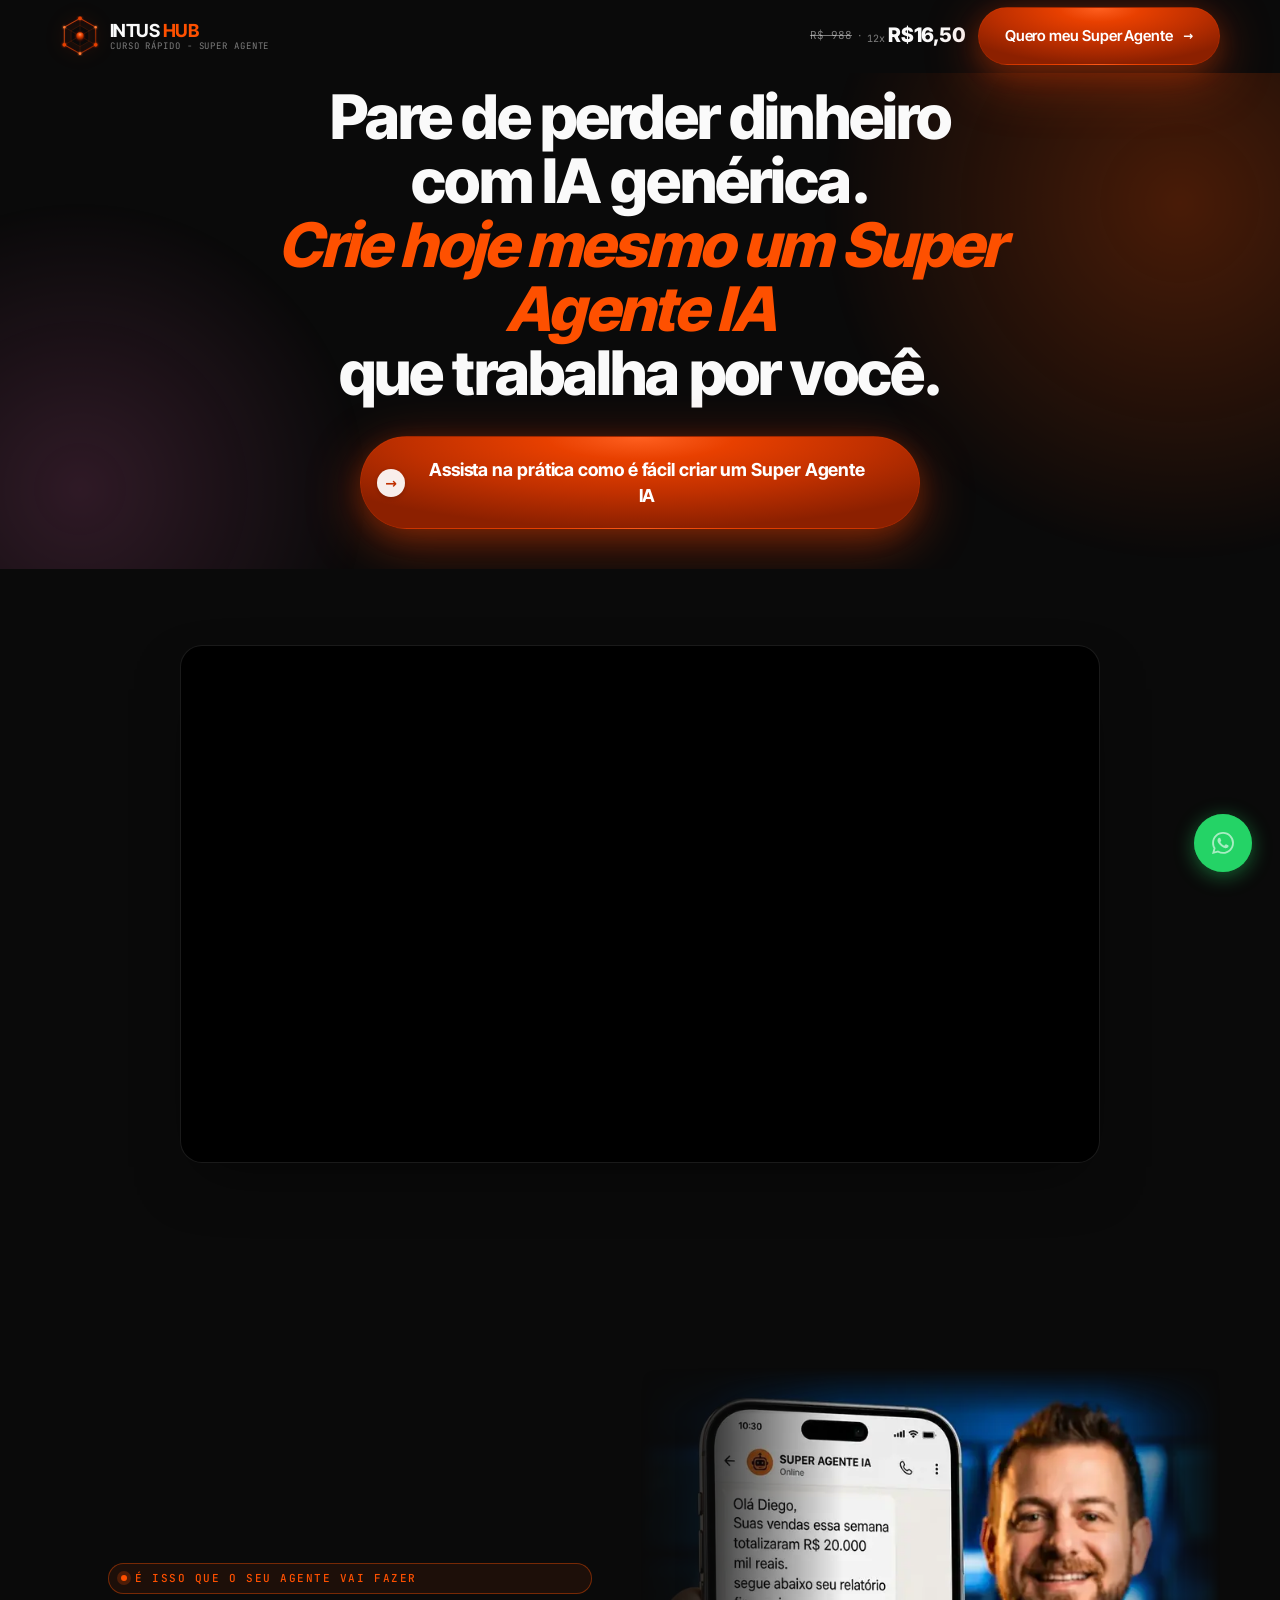
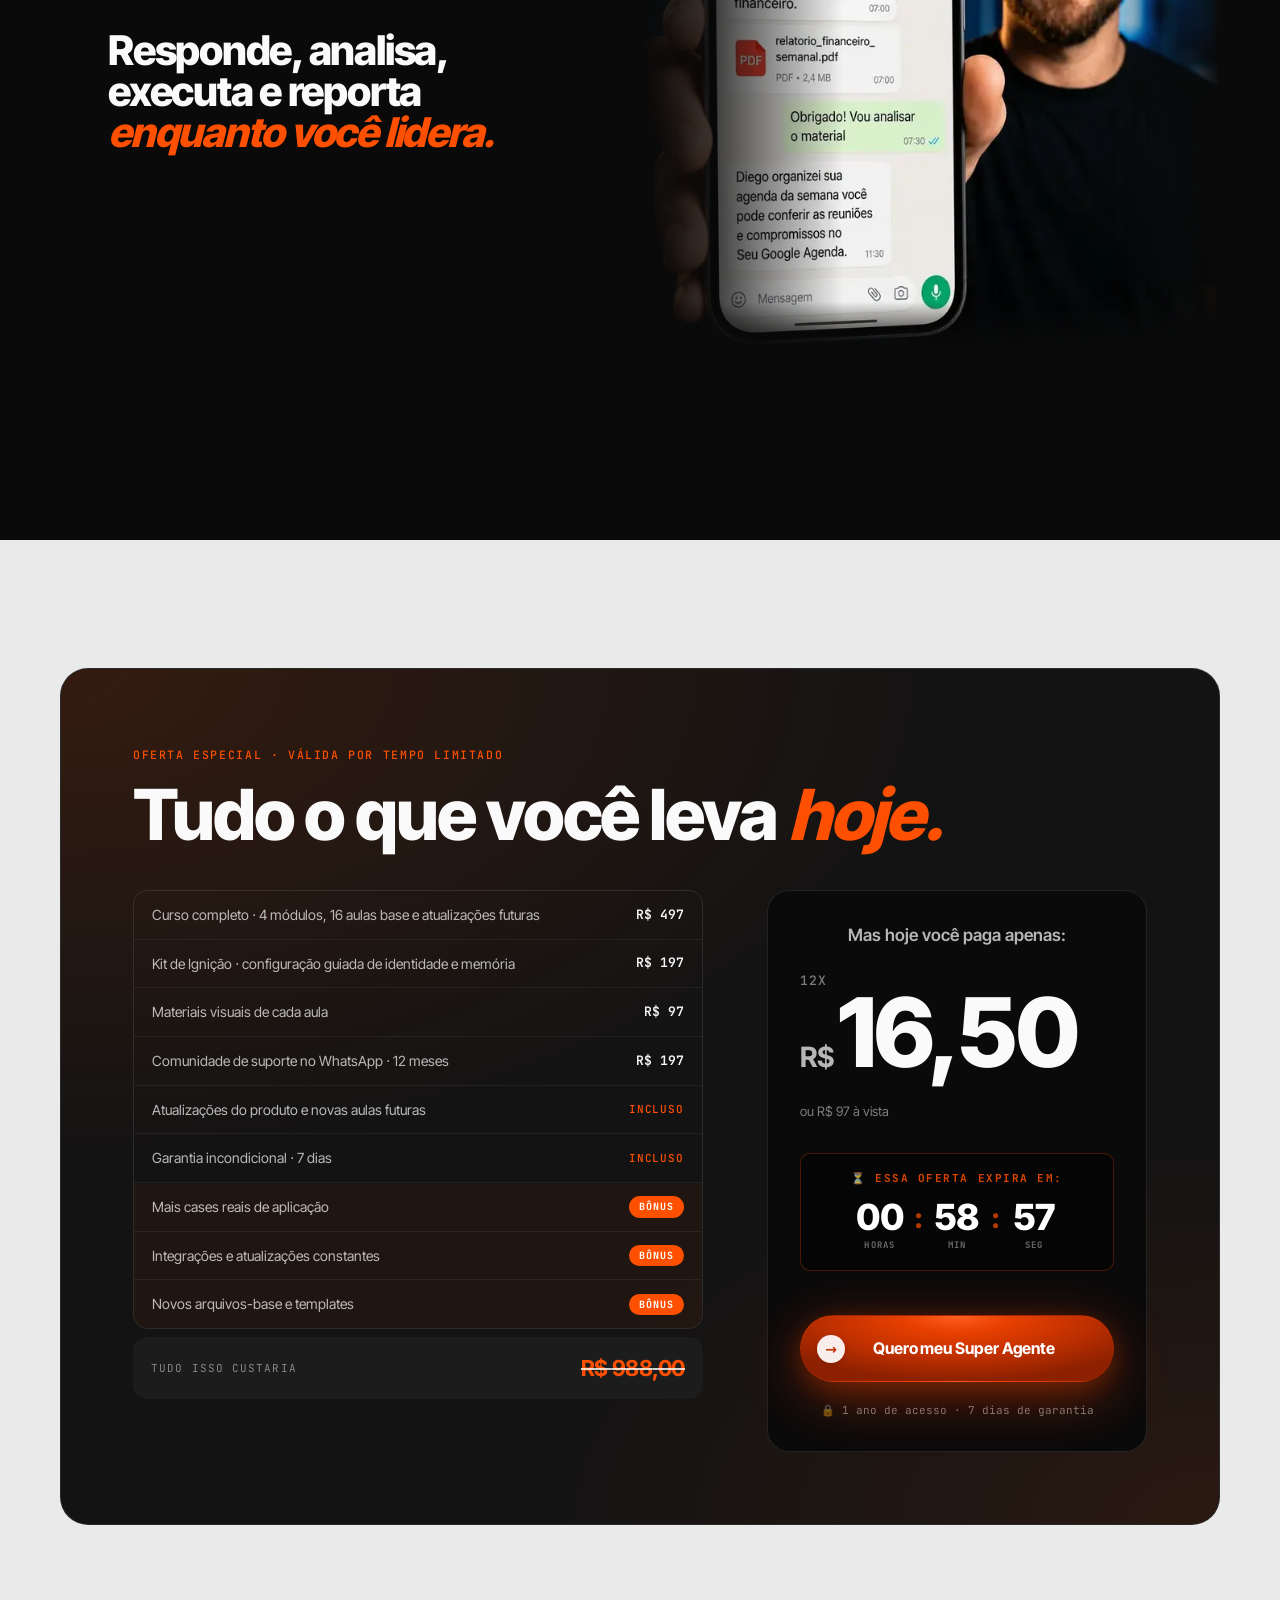
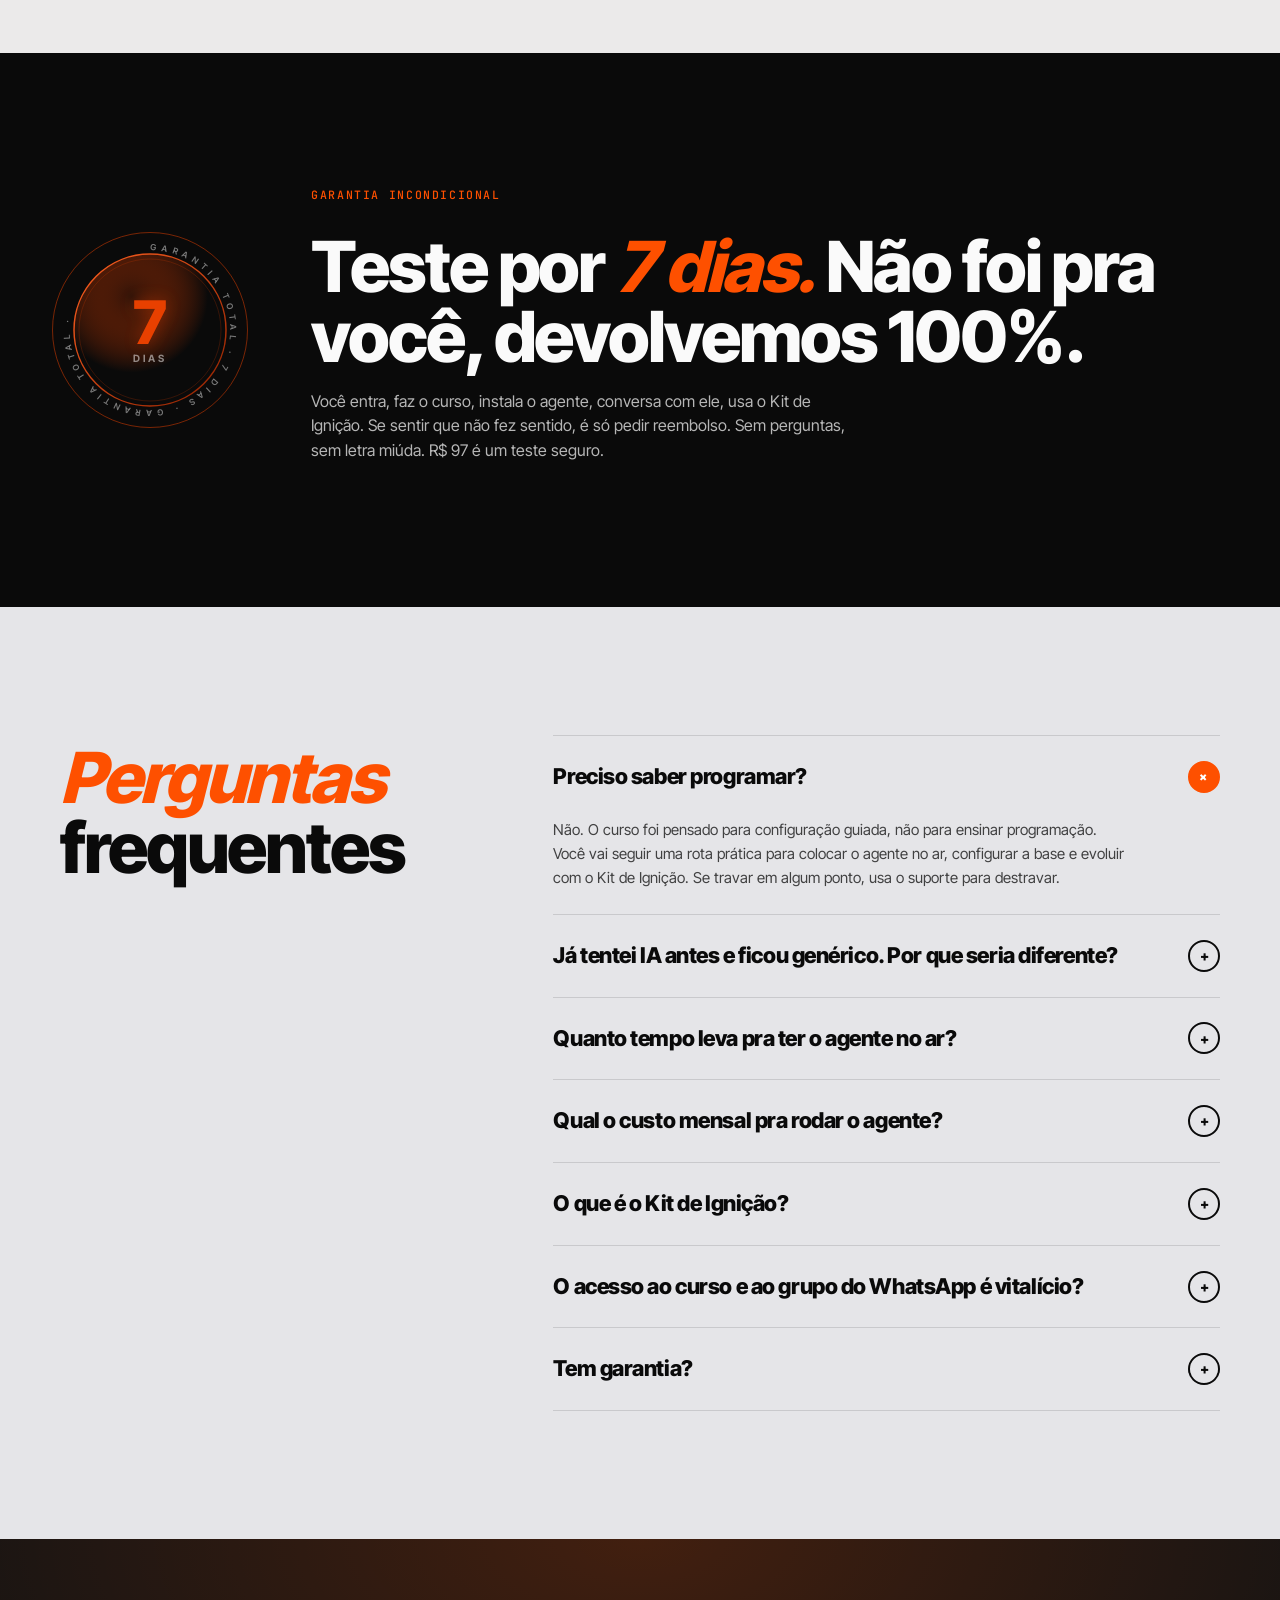
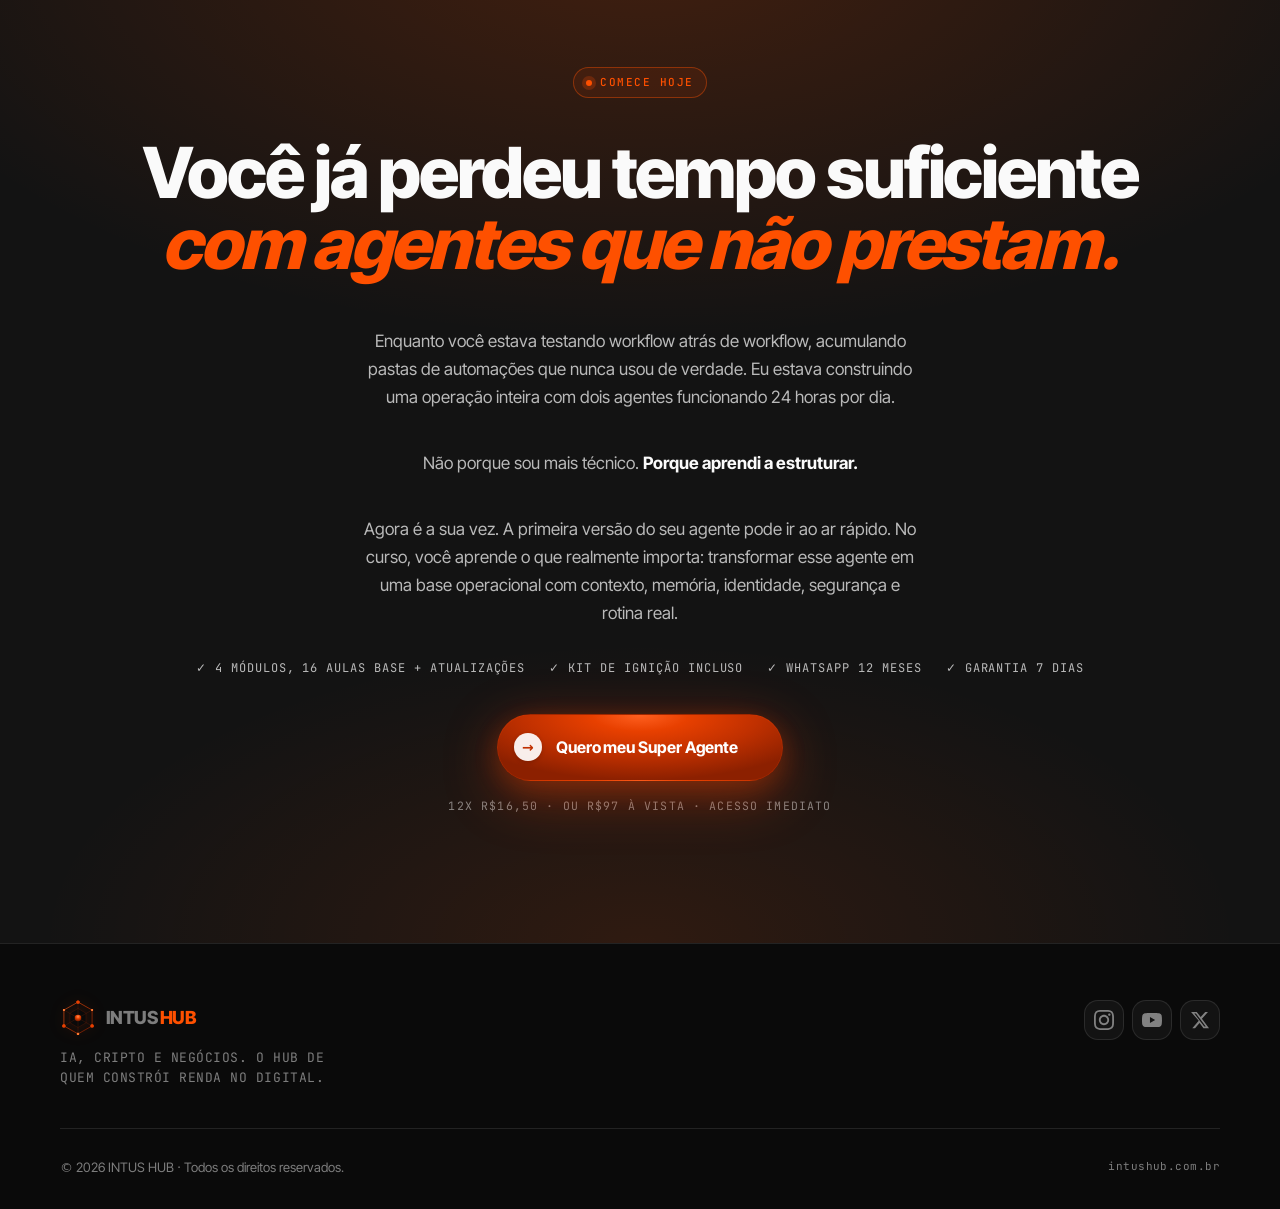
<file: public/index.html>
<!doctype html>
<html lang="pt-BR">
<head>
<meta charset="utf-8">
<meta name="viewport" content="width=device-width, initial-scale=1, viewport-fit=cover">
<meta name="color-scheme" content="light">

<!-- Meta Pixel Code -->
<link rel="preconnect" href="https://connect.facebook.net" crossorigin>
<script>
!function(f,b,e,v,n,t,s)
{if(f.fbq)return;n=f.fbq=function(){n.callMethod?
n.callMethod.apply(n,arguments):n.queue.push(arguments)};
if(!f._fbq)f._fbq=n;n.push=n;n.loaded=!0;n.version='2.0';
n.queue=[];t=b.createElement(e);t.async=!0;
t.src=v;s=b.getElementsByTagName(e)[0];
s.parentNode.insertBefore(t,s)}(window, document,'script',
'https://connect.facebook.net/en_US/fbevents.js');
fbq('init', '1245755299773926');
fbq('track', 'PageView');
</script>
<noscript><img height="1" width="1" style="display:none"
src="https://www.facebook.com/tr?id=1245755299773926&ev=PageView&noscript=1"
/></noscript>
<!-- End Meta Pixel Code -->

<!-- Vturb — dns-prefetch apenas (lazy via IntersectionObserver) -->
<link rel="dns-prefetch" href="https://cdn.converteai.net">
<link rel="dns-prefetch" href="https://scripts.converteai.net">
<link rel="dns-prefetch" href="https://images.converteai.net">
<link rel="dns-prefetch" href="https://license.vturb.com">

<!-- Utmify -->
<link rel="preconnect" href="https://cdn.utmify.com.br" crossorigin>
<script src="https://cdn.utmify.com.br/scripts/utms/latest.js"
  data-utmify-prevent-xcod-sck data-utmify-prevent-subids async></script>

<title>Crie um Super Agente de IA · INTUS HUB</title>
<meta name="description" content="Curso prático da INTUS HUB: crie um Super Agente de IA com identidade, memória e contexto reais — no ar rápido, sem saber programar. 7 dias de garantia.">
<meta property="og:title" content="Crie um Super Agente de IA · INTUS HUB">
<meta property="og:description" content="Seu Super Agente de IA no ar rápido, com identidade, memória e contexto reais. Sem saber programar.">
<meta property="og:type" content="website">
<meta property="og:url" content="https://superagente.intushub.com.br/vsl">
<meta name="theme-color" content="#0a0a0a">
<meta name="robots" content="index, follow">

<link rel="preload" as="font" type="font/woff2" href="fonts/inter-tight-latin.woff2" crossorigin fetchpriority="high">
<link rel="icon" type="image/svg+xml" href="data:image/svg+xml,<svg xmlns='http://www.w3.org/2000/svg' viewBox='0 0 32 32'><rect width='32' height='32' rx='6' fill='%230a0a0a'/><polygon points='16,2 28,9 28,23 16,30 4,23 4,9' fill='none' stroke='%23E84000' stroke-width='2'/><circle cx='16' cy='16' r='3.5' fill='%23FE5000'/></svg>">

<style id="critical-css">/*CRITICAL-CSS-START*/@font-face { font-family: "Inter Tight"; font-style: normal; font-weight: 400 800; font-display: swap; src: url("fonts/inter-tight-latin.woff2") format("woff2"); }@font-face { font-family: "JetBrains Mono"; font-style: normal; font-weight: 400 700; font-display: swap; src: url("fonts/jetbrains-mono-latin-ext.woff2") format("woff2"); unicode-range: U+100-2BA, U+2BD-2C5, U+2C7-2CC, U+2CE-2D7, U+2DD-2FF, U+304, U+308, U+329, U+1D00-1DBF, U+1E00-1E9F, U+1EF2-1EFF, U+2020, U+20A0-20AB, U+20AD-20C0, U+2113, U+2C60-2C7F, U+A720-A7FF; }@font-face { font-family: "JetBrains Mono"; font-style: normal; font-weight: 400 700; font-display: swap; src: url("fonts/jetbrains-mono-latin.woff2") format("woff2"); unicode-range: U+0-FF, U+131, U+152-153, U+2BB-2BC, U+2C6, U+2DA, U+2DC, U+304, U+308, U+329, U+2000-206F, U+20AC, U+2122, U+2191, U+2193, U+2212, U+2215, U+FEFF, U+FFFD; }@font-face { font-family: "Instrument Serif"; font-style: normal; font-weight: 400; font-display: swap; src: url("fonts/instrument-serif-normal-latin-ext.woff2") format("woff2"); unicode-range: U+100-2BA, U+2BD-2C5, U+2C7-2CC, U+2CE-2D7, U+2DD-2FF, U+304, U+308, U+329, U+1D00-1DBF, U+1E00-1E9F, U+1EF2-1EFF, U+2020, U+20A0-20AB, U+20AD-20C0, U+2113, U+2C60-2C7F, U+A720-A7FF; }@font-face { font-family: "Instrument Serif"; font-style: normal; font-weight: 400; font-display: swap; src: url("fonts/instrument-serif-normal-latin.woff2") format("woff2"); unicode-range: U+0-FF, U+131, U+152-153, U+2BB-2BC, U+2C6, U+2DA, U+2DC, U+304, U+308, U+329, U+2000-206F, U+20AC, U+2122, U+2191, U+2193, U+2212, U+2215, U+FEFF, U+FFFD; }@font-face { font-family: "Instrument Serif"; font-style: italic; font-weight: 400; font-display: swap; src: url("fonts/instrument-serif-italic-latin-ext.woff2") format("woff2"); unicode-range: U+100-2BA, U+2BD-2C5, U+2C7-2CC, U+2CE-2D7, U+2DD-2FF, U+304, U+308, U+329, U+1D00-1DBF, U+1E00-1E9F, U+1EF2-1EFF, U+2020, U+20A0-20AB, U+20AD-20C0, U+2113, U+2C60-2C7F, U+A720-A7FF; }@font-face { font-family: "Instrument Serif"; font-style: italic; font-weight: 400; font-display: swap; src: url("fonts/instrument-serif-italic-latin.woff2") format("woff2"); unicode-range: U+0-FF, U+131, U+152-153, U+2BB-2BC, U+2C6, U+2DA, U+2DC, U+304, U+308, U+329, U+2000-206F, U+20AC, U+2122, U+2191, U+2193, U+2212, U+2215, U+FEFF, U+FFFD; }:root { --accent: #FE5000; --accent-2: #FF7A33; --accent-ink: #ffffff; --bg: #0a0a0a; --bg-2: #131313; --bg-3: #1c1c1c; --ink: #fafafa; --ink-2: rgba(250,250,250,.72); --ink-3: rgba(250,250,250,.48); --line: rgba(250,250,250,.10); --line-2: rgba(250,250,250,.06); --f-display: "Inter Tight", ui-sans-serif, system-ui, sans-serif; --f-body: "Inter Tight", ui-sans-serif, system-ui, sans-serif; --f-mono: "JetBrains Mono", ui-monospace, SFMono-Regular, monospace; --f-serif: "Instrument Serif", "Times New Roman", serif; --brand-gold: #FE5000; --r-sm: 8px; --r: 14px; --r-lg: 22px; --r-xl: 28px; --pad-section: clamp(80px, 10vw, 144px); --container: 1240px; }[data-palette="black"] { --bg: #0a0a0a; --bg-2: #131313; --bg-3: #1c1c1c; }*, ::before, ::after { box-sizing: border-box; }html { scroll-behavior: smooth; overflow-x: clip; }body { margin: 0px; background: var(--bg); color: var(--ink); font-family: var(--f-body); font-size: 16px; line-height: 1.55; -webkit-font-smoothing: antialiased; text-rendering: optimizelegibility; overflow-x: clip; }img { max-width: 100%; display: block; }a { color: inherit; text-decoration: none; }.container { max-width: var(--container); margin: 0px auto; padding: 0px clamp(20px, 4vw, 40px); }.eyebrow { font-family: var(--f-mono); font-size: 11px; font-weight: 500; letter-spacing: 0.14em; text-transform: uppercase; color: var(--accent); display: inline-flex; align-items: center; gap: 8px; padding: 6px 12px; border: 1px solid color-mix(in oklab, var(--accent) 40%, transparent); border-radius: 999px; background: color-mix(in oklab, var(--accent) 8%, transparent); }.eyebrow::before { content: ""; width: 6px; height: 6px; border-radius: 50%; background: var(--accent); box-shadow: 0 0 0 4px color-mix(in oklab, var(--accent) 22%, transparent); animation: 2.2s ease 0s infinite normal none running pulse; }@keyframes pulse { 50% { box-shadow: 0 0 0 8px color-mix(in oklab, var(--accent) 0%, transparent); } }.h-display { font-family: var(--f-display); font-weight: 800; letter-spacing: -0.03em; line-height: 1; text-wrap: balance; margin: 0px; }.h-display em { font-style: italic; font-weight: inherit; color: var(--accent); }.lead { font-size: clamp(16px, 1.45vw, 19px); color: var(--ink-2); max-width: 60ch; text-wrap: pretty; line-height: 1.55; }.btn { display: inline-flex; align-items: center; gap: 10px; padding: 16px 26px; border-radius: 999px; border: 1px solid transparent; font-weight: 600; font-size: 15px; letter-spacing: -0.005em; font-family: var(--f-body); transition: transform 0.2s, box-shadow 0.2s, padding 0.45s cubic-bezier(0.4, 0, 0.2, 1); white-space: nowrap; position: relative; overflow: hidden; }.btn:hover { transform: translateY(-1px); }.btn-primary { background: radial-gradient(67.54% 100.03% at 50% 0%, rgb(255, 96, 32) 0%, rgb(232, 64, 0) 25%, rgb(192, 48, 0) 62%, rgb(140, 32, 0) 100%); color: rgb(255, 255, 255); border: 1.2px solid rgba(232, 64, 0, 0.22); box-shadow: rgba(232, 64, 0, 0.22) 0px 6px 23px, rgba(232, 64, 0, 0.45) 0px 14px 54px; backface-visibility: hidden; }.btn-primary::before { content: ""; position: absolute; top: 0px; left: 0px; height: 100%; width: 100%; background: linear-gradient(100deg, transparent 38%, rgba(255, 255, 255, 0.85) 50%, transparent 62%); transform: translateX(-100%); mix-blend-mode: plus-lighter; opacity: 0; pointer-events: none; animation: 2.6s linear 0s infinite normal none running btn-sweep; }@keyframes btn-sweep { 0% { opacity: 0; transform: translateX(-100%); } 20% { opacity: 0.55; } 50% { opacity: 0.95; transform: translateX(0%); } 80% { opacity: 0.55; } 100% { opacity: 0; transform: translateX(100%); } }.btn-primary:hover { filter: brightness(1.15); box-shadow: rgba(232, 64, 0, 0.3) 0px 8px 28px, rgba(232, 64, 0, 0.55) 0px 18px 60px; }.btn-primary.btn-big { padding: 20px 44px 20px 58px; }.btn-primary.btn-big::after { content: "→"; position: absolute; top: 50%; left: 16px; transform: translateY(-50%) translateZ(0px); width: 28px; height: 28px; line-height: 28px; text-align: center; background: rgba(255, 255, 255, 0.92); border-radius: 50%; color: rgb(192, 48, 0); font-size: 14px; font-weight: 700; box-shadow: rgba(0, 0, 0, 0.18) 0px 1px 4px; transition: left 0.45s cubic-bezier(0.4, 0, 0.2, 1), width 0.35s, height 0.35s, line-height 0.35s; will-change: left; }.btn-primary.btn-big:hover { padding: 20px 58px 20px 44px; filter: brightness(1.15); }.btn-primary.btn-big:hover::after { left: calc(100% - 44px); width: 32px; height: 32px; line-height: 32px; }.btn-primary.btn-big .btn-arrow { display: none; }.btn-arrow { font-size: 12px; transition: transform 0.25s; display: inline-block; }.btn:not(.btn-big):hover .btn-arrow { transform: translateX(3px); }.btn-big { font-size: 16px; font-weight: 700; }.announce { background: var(--accent); color: var(--accent-ink); padding: 10px 16px; text-align: center; font-size: 13.5px; font-weight: 600; position: relative; z-index: 60; }.announce a { font-weight: 800; text-decoration: underline; text-underline-offset: 3px; }.nav { position: sticky; top: 0px; z-index: 50; transition: background 0.3s, backdrop-filter 0.3s, border-color 0.3s; border-bottom: 1px solid transparent; }.nav-inner { display: flex; align-items: center; justify-content: space-between; height: 72px; }.brand { font-family: var(--f-display); font-weight: 700; font-size: 20px; letter-spacing: -0.03em; display: inline-flex; align-items: center; gap: 10px; text-transform: uppercase; }.brand-hex { flex-shrink: 0; filter: drop-shadow(rgba(232, 64, 0, 0.22) 0px 0px 10px); }.brand-name { display: flex; flex-direction: column; align-items: flex-start; gap: 2px; line-height: 1; }.brand-wordmark { font-family: var(--f-display); font-weight: 700; font-size: 18px; letter-spacing: -0.03em; text-transform: uppercase; line-height: 1; }.brand-hub { color: var(--accent); }.brand-sub { font-family: var(--f-mono); font-size: 9px; font-weight: 400; letter-spacing: 0.1em; text-transform: uppercase; color: var(--ink-3); white-space: nowrap; line-height: 1; }.nav-right { display: flex; align-items: center; gap: 12px; }.nav-price { display: flex; align-items: center; gap: 6px; }.nav-price-old { font-family: var(--f-mono); font-size: 11px; color: var(--ink-3); text-decoration: line-through; }.nav-price-sep { font-size: 11px; color: var(--ink-3); }.nav-price-inst { display: flex; align-items: baseline; gap: 3px; }.nav-price-times { font-family: var(--f-mono); font-size: 10px; color: var(--ink-3); font-weight: 400; }.nav-price-value { font-family: var(--f-display); font-size: 20px; font-weight: 800; color: var(--ink); letter-spacing: -0.02em; line-height: 1; }@media (max-width: 720px){.nav-price { display: none; }}.hero { position: relative; overflow: hidden; padding-bottom: var(--pad-section); }.hero-bleed-grid { display: grid; grid-template-columns: 1fr 1fr; min-height: 640px; position: relative; z-index: 2; }.hero-content-col { display: flex; flex-direction: column; justify-content: center; gap: 28px; padding: 64px 48px 64px clamp(20px, 4vw, 48px); position: relative; z-index: 3; }.hero-content { max-width: 560px; width: 100%; display: flex; flex-direction: column; gap: 20px; }.hero-title { font-size: clamp(44px, 4.5vw, 72px); line-height: 1.04; margin: 28px 0px; text-wrap: balance; }.hero-bullets { list-style: none; padding: 0px; margin: 32px 0px; display: flex; flex-direction: column; gap: 14px; }.hero-bullets-below { display: grid; grid-template-columns: 1fr 1fr; gap: 12px 40px; margin: 0px 0px 40px; }.hero-bullets li { display: flex; align-items: flex-start; gap: 14px; font-size: 16px; color: var(--ink-2); }.hero-bullets li::before { content: ""; flex: 0 0 18px; height: 18px; background: var(--accent); mask: url("data:image/svg+xml;utf8,<svg xmlns='http://www.w3.org/2000/svg' viewBox='0 0 24 24'><path fill='black' d='M9 16.17 4.83 12l-1.42 1.41L9 19 21 7l-1.41-1.41z'/></svg>") center center / contain no-repeat; margin-top: 4px; }.hero-bullets strong { color: var(--ink); font-weight: 600; }.hero-actions { display: flex; gap: 12px; margin-top: 36px; flex-wrap: wrap; align-items: center; }.hero-actions-wrap { display: inline-flex; flex-direction: column; align-items: center; gap: 10px; }.hero-actions-meta { font-family: var(--f-mono); font-size: 11.5px; letter-spacing: 0.12em; text-transform: uppercase; color: var(--ink-3); }.hero-orb { position: absolute; border-radius: 50%; pointer-events: none; will-change: transform; }.hero-orb.a { width: 720px; height: 720px; background: radial-gradient(circle closest-side, var(--accent), transparent); top: -230px; right: -260px; opacity: 0.26; }.hero-orb.b { width: 580px; height: 580px; background: radial-gradient(circle closest-side, color-mix(in oklab, var(--accent) 50%, #5b21b6), transparent); bottom: -210px; left: -210px; opacity: 0.24; }.hero-foto-c { position: relative; overflow: hidden; border-radius: 0px; margin: 0px; }.hero-foto-c::before { content: ""; position: absolute; inset: 0px; z-index: 2; pointer-events: none; background: radial-gradient(circle, rgba(232, 64, 0, 0.12) 0%, transparent 70%); }.hero-foto-c img { width: 100%; height: 100%; object-fit: cover; object-position: left center; display: block; mask-image: linear-gradient(to right, transparent 0%, rgba(0, 0, 0, 0.2) 12%, black 35%, black 80%, transparent 100%), linear-gradient(transparent 0%, black 8%, black 92%, transparent 100%); mask-composite: intersect; }.hero-foto-c::after { display: none; }@media (max-width: 920px){.hero-bleed-grid { grid-template-columns: 1fr; grid-template-rows: auto auto; min-height: unset; }.hero-content-col { grid-row: 1; width: 100%; justify-content: flex-start; padding: clamp(48px, 8vw, 80px) clamp(20px, 5vw, 40px) 24px; }.hero-content { max-width: 100%; }.hero-foto-c { grid-row: 2; position: relative; right: auto; top: auto; bottom: auto; width: 100%; height: 72vw; min-height: 280px; max-height: 440px; }.hero-foto-c img { object-position: center 20%; mask-image: linear-gradient(black 60%, transparent 100%); }}@keyframes bridge-pulse { 50% { box-shadow: transparent 0px 0px 0px 8px; } }@keyframes panel-in { 0% { opacity: 0; transform: translateY(8px); } 100% { opacity: 1; transform: translateY(0px); } }@keyframes marquee { 100% { transform: translateX(-50%); } }@keyframes guar-pulse { 0% { opacity: 0.9; transform: scale(1); } 70% { opacity: 0; transform: scale(1.16); } 100% { opacity: 0; transform: scale(1.16); } }@keyframes guar-spin { 100% { transform: rotate(360deg); } }.wa-float { position: fixed; bottom: 28px; right: 28px; z-index: 9000; width: 58px; height: 58px; border-radius: 50%; background: rgb(37, 211, 102); display: flex; align-items: center; justify-content: center; color: rgb(255, 255, 255); box-shadow: rgba(37, 211, 102, 0.45) 0px 4px 20px; transition: transform 0.2s, box-shadow 0.2s; text-decoration: none; }.wa-float:hover { transform: scale(1.08); box-shadow: rgba(37, 211, 102, 0.6) 0px 6px 28px; }.wa-float-icon { width: 30px; height: 30px; display: flex; align-items: center; justify-content: center; }.wa-float-pulse { position: absolute; width: 100%; height: 100%; border-radius: 50%; background: rgba(37, 211, 102, 0.4); animation: 2.5s ease-out 0s infinite normal none running wa-pulse; }@keyframes wa-pulse { 0% { transform: scale(1); opacity: 0.6; } 100% { transform: scale(1.7); opacity: 0; } }.reveal { opacity: 0; transform: translateY(24px); transition-behavior: normal, normal; transition-duration: 0.8s, 0.8s; transition-timing-function: cubic-bezier(0.2, 0.6, 0.2, 1), cubic-bezier(0.2, 0.6, 0.2, 1); transition-property: opacity, transform; transition-delay: var(--reveal-delay, 0ms); }#cursor-ring { position: fixed; top: 0px; left: 0px; width: 32px; height: 32px; border: 1px solid var(--accent); border-radius: 50%; pointer-events: none; z-index: 9999; transform: translate(-50%, -50%); transition: width 0.25s, height 0.25s, background 0.25s, opacity 0.25s; opacity: 0; mix-blend-mode: difference; }body.cursor-on #cursor-ring { opacity: 0.8; }@media (pointer: fine){body.cursor-on { cursor: none; }}body.cursor-on a, body.cursor-on button { cursor: none; }:root { --brand-gold: #FE5000; --brand-gold-ink: #ffffff; }@keyframes marquee-scroll { 0% { transform: translateX(0px); } 100% { transform: translateX(-50%); } }@media (max-width: 540px){.nav-inner { height: 60px; }.nav-right .btn.btn-primary { font-size: 0px; padding: 11px 15px; min-width: 42px; border-radius: 10px; letter-spacing: 0px; }.nav-right .btn.btn-primary .btn-arrow { font-size: 18px; line-height: 1; }.hero-actions { flex-direction: column; align-items: stretch; gap: 12px; }.hero-actions .btn.btn-big { width: 100%; justify-content: center; text-align: center; }}@media (max-width: 400px){.container { padding: 0px 14px; }}@media (max-width: 540px){:root { --pad-section: clamp(44px, 7vw, 64px); }.wa-float { bottom: 16px; right: 16px; width: 50px; height: 50px; }}/*CRITICAL-CSS-END*/</style>
<link rel="preload" as="style" href="styles.css" onload="this.onload=null;this.rel='stylesheet'">
<noscript><link rel="stylesheet" href="styles.css"></noscript>

<!-- CSS extra só pra versão VSL pura -->
<style>
  /* Hero VSL — centralizado, sem split layout */
  .hero--vsl {
    padding: 12px 0 40px !important;
    min-height: unset !important;
    display: block !important;
    text-align: center;
  }
  .hero--vsl .hero-bleed-grid { display: none; }
  .hero--vsl .hero-bullets-below { display: none; }
  .hero--vsl .hero-pillars { display: none; }
  .hero--vsl .container { position: relative; z-index: 2; }
  .hero-vsl-content {
    max-width: 800px;
    margin: 0 auto;
    display: flex;
    flex-direction: column;
    align-items: center;
    gap: 32px;
  }
  .hero-vsl-content .hero-title {
    font-size: clamp(36px, 4.8vw, 72px);
    text-align: center;
    margin: 0;
  }
  /* Botão grande com texto longo */
  .hero-vsl-cta {
    margin-top: 0;
    padding: 22px 48px;
    font-size: clamp(15px, 1.4vw, 18px);
    white-space: normal;
    text-align: center;
    max-width: 560px;
    line-height: 1.4;
    border-radius: 999px;
  }

  /* VSL pura — sem título acima */
  .vsl--pura { padding: clamp(40px, 6vw, 80px) 0; }
  .vsl--pura .vsl-hd { display: none; }

  /* Proof — seção escura separada */
  .proof-section { background: #0a0a0a; padding: var(--pad-section) 0; }

  /* Offer — cinza claro suave */
  section#oferta { background: #ebeaea; }

  /* FAQ — cinza um tom mais escuro */
  section#faq { background: #E5E5E8; }
  section#faq .section-eyebrow { color: #7a2600; border-color: rgba(122,38,0,.4); background: rgba(122,38,0,.08); }
  section#faq .section-eyebrow::before { display: none; }
  section#faq .h2 { color: #0a0a0a; }
  section#faq .faq-item { border-color: rgba(0,0,0,.12); }
  section#faq .faq-q { color: #0a0a0a; background: none; }
  section#faq .faq-q span { color: #0a0a0a; }
  section#faq .faq-icon { background: transparent !important; border: 2px solid #0a0a0a !important; color: #0a0a0a !important; }
  section#faq .faq-item.open .faq-icon { background: var(--accent) !important; border-color: var(--accent) !important; color: #fff !important; }
  section#faq .faq-a,
  section#faq .faq-a-inner { color: rgba(10,10,10,.75); }

  /* Proof hero — full-bleed igual à hero */
  .proof-hero {
    display: grid;
    grid-template-columns: 1fr 1fr;
    min-height: 560px;
    margin-bottom: 64px;
    position: relative;
    overflow: hidden;
  }
  .proof-hero-text {
    display: flex;
    flex-direction: column;
    justify-content: center;
    gap: 20px;
    padding: 64px 48px 64px clamp(20px, 4vw, 48px);
    position: relative;
    z-index: 2;
  }
  .proof-hero-title {
    font-size: clamp(32px, 3.2vw, 52px);
    margin: 16px 0 0;
  }
  .proof-hero-img {
    position: relative;
    overflow: hidden;
  }
  .proof-hero-img img {
    width: 100%;
    height: 100%;
    object-fit: cover;
    object-position: left center;
    display: block;
    mask-image:
      linear-gradient(to right, transparent 0%, rgba(0,0,0,.2) 12%, black 35%, black 80%, transparent 100%),
      linear-gradient(transparent 0%, black 8%, black 92%, transparent 100%);
    mask-composite: intersect;
  }
  @media (max-width: 920px) {
    .proof-hero { grid-template-columns: 1fr; }
    .proof-hero-img { min-height: 72vw; max-height: 440px; }
    .proof-hero-img img {
      object-position: center 20%;
      mask-image: linear-gradient(black 60%, transparent 100%);
    }
  }
</style>
</head>
<body>
<div id="root"></div>

<!-- React + Babel (produção: trocar por build compilado) -->
<script defer src="vendor/react.production.min.js"></script>
<script defer src="vendor/react-dom.production.min.js"></script>

<script defer src="js/effects.v2.min.js"></script>
<script defer src="js/sections-vsl.min.js"></script>
<script defer src="js/app-vsl.min.js"></script>
</body>
</html>
</file>
<file: styles.css>
/* ──────────────────────────────────────────────────────────────────────────
   SUPER AGENTE IA · INTUS HUB
   Variante: LARANJA — preto puro + FE5000 + Inter Tight
   ─────────────────────────────────────────────────────────────────────── */

/* Inter Tight SELF-HOSTED (fonte variável, pesos 400–800 num único woff2 latin).
   Tira a fonte do título (LCP) das 2 origens de terceiros do Google Fonts
   (googleapis + gstatic) — com o preload no <head>, ela fica pronta antes e o
   título não espera o swap. JetBrains Mono e Instrument Serif seguem no Google
   Fonts (não são above-the-fold/LCP). Ver ALTERACOES.md. */
@font-face{
  font-family: "Inter Tight";
  font-style: normal;
  font-weight: 400 800;
  /* optional: o texto pinta de imediato com o fallback e NAO troca tarde — evita o repaint
     do swap que inflava o LCP do titulo (LCP de texto). Com a fonte em preload, conexoes
     boas ainda recebem a Inter Tight no 1o paint; so o 1o acesso lento cai no fallback. */
  font-display: optional;
  src: url("fonts/inter-tight-latin.woff2") format("woff2");
}

:root{
  /* Brand accent — laranja */
  --accent: #FE5000;
  --accent-2: #FF7A33;
  --accent-ink: #ffffff;

  /* Preto puro */
  --bg: #0a0a0a;
  --bg-2: #131313;
  --bg-3: #1c1c1c;
  --ink: #fafafa;
  --ink-2: rgba(250,250,250,.72);
  --ink-3: rgba(250,250,250,.48);
  --line: rgba(250,250,250,.10);
  --line-2: rgba(250,250,250,.06);

  /* Type — Inter Tight display + body */
  --f-display: "Inter Tight", ui-sans-serif, system-ui, sans-serif;
  --f-body: "Inter Tight", ui-sans-serif, system-ui, sans-serif;
  --f-mono: "JetBrains Mono", ui-monospace, SFMono-Regular, monospace;
  --f-serif: "Instrument Serif", "Times New Roman", serif;

  /* Brand gold mantida para brand-hub */
  --brand-gold: #FE5000;

  --r-sm: 8px;
  --r: 14px;
  --r-lg: 22px;
  --r-xl: 28px;

  --pad-section: clamp(80px, 10vw, 144px);
  --container: 1240px;
}

[data-palette="navy"]{ --bg:#0a1525; --bg-2:#0f1d33; --bg-3:#15263f; }
[data-palette="black"]{ --bg:#0a0a0a; --bg-2:#131313; --bg-3:#1c1c1c; }
[data-palette="forest"]{ --bg:#0c1410; --bg-2:#13201a; --bg-3:#1a2b22; }

[data-density="compact"]{ --pad-section: clamp(56px, 8vw, 96px); }
[data-density="comfy"]{ --pad-section: clamp(96px, 12vw, 180px); }

*,*::before,*::after{ box-sizing: border-box; }
html{ scroll-behavior: smooth; overflow-x: clip; }
body{
  margin: 0;
  background: var(--bg);
  color: var(--ink);
  font-family: var(--f-body);
  font-size: 16px;
  line-height: 1.55;
  -webkit-font-smoothing: antialiased;
  text-rendering: optimizeLegibility;
  overflow-x: clip;
}
img{ max-width: 100%; display: block; }
a{ color: inherit; text-decoration: none; }
button{ font: inherit; cursor: pointer; }

.container{
  max-width: var(--container);
  margin: 0 auto;
  padding: 0 clamp(20px, 4vw, 40px);
}

/* ──────────────────────────────────────────────────────────────────────────
   TYPE — Epilogue 900 editorial forte + em colorido em laranja
   ─────────────────────────────────────────────────────────────────────── */
.eyebrow{
  font-family: var(--f-mono);
  font-size: 11px;
  font-weight: 500;
  letter-spacing: .14em;
  text-transform: uppercase;
  color: var(--accent);
  display: inline-flex;
  align-items: center;
  gap: 8px;
  padding: 6px 12px;
  border: 1px solid color-mix(in oklab, var(--accent) 40%, transparent);
  border-radius: 999px;
  background: color-mix(in oklab, var(--accent) 8%, transparent);
}
.eyebrow::before{
  content:"";
  width: 6px; height: 6px;
  border-radius: 50%;
  background: var(--accent);
  box-shadow: 0 0 0 4px color-mix(in oklab, var(--accent) 22%, transparent);
  animation: pulse 2.2s infinite;
}
@keyframes pulse{ 50%{ box-shadow: 0 0 0 8px color-mix(in oklab, var(--accent) 0%, transparent); } }

.section-eyebrow{
  font-family: var(--f-mono);
  font-size: 11.5px;
  font-weight: 500;
  letter-spacing: .14em;
  text-transform: uppercase;
  color: var(--accent);
  display: inline-block;
  margin-bottom: 16px;
}

.h-display{
  font-family: var(--f-display);
  font-weight: 800;
  letter-spacing: -0.03em;
  line-height: 1.0;
  text-wrap: balance;
  margin: 0;
}
.h-display em{
  font-style: italic;
  font-weight: inherit;
  color: var(--accent);
}
.h1{ font-size: clamp(44px, 8vw, 108px); }
.h2{ font-size: clamp(34px, 5.5vw, 76px); }
.h3{ font-size: clamp(22px, 2.8vw, 36px); line-height: 1.1; font-weight: 700; }
.h4{ font-size: clamp(18px, 2vw, 24px); font-weight: 700; line-height: 1.2; letter-spacing: -.02em; font-family: var(--f-display); }

.lead{
  font-size: clamp(16px, 1.45vw, 19px);
  color: var(--ink-2);
  max-width: 60ch;
  text-wrap: pretty;
  line-height: 1.55;
}

/* ──────────────────────────────────────────────────────────────────────────
   BUTTONS
   ─────────────────────────────────────────────────────────────────────── */
.btn{
  display: inline-flex; align-items: center; gap: 10px;
  padding: 16px 26px;
  border-radius: 999px;
  border: 1px solid transparent;
  font-weight: 600;
  font-size: 15px;
  letter-spacing: -.005em;
  font-family: var(--f-body);
  transition: transform .2s, box-shadow .2s, padding .45s cubic-bezier(.4,0,.2,1);
  white-space: nowrap;
  position: relative;
  overflow: hidden;
}
.btn:hover{ transform: translateY(-1px); }

/* ── Primary: gradiente radial + sweep de luz ── */
.btn-primary{
  background: radial-gradient(67.54% 100.03% at 50% 0%,
    #FF6020 0%, #E84000 25%, #C03000 62%, #8C2000 100%);
  color: #ffffff;
  border: 1.2px solid rgba(232,64,0,.22);
  box-shadow:
    0 6px 23px rgba(232,64,0,.22),
    0 14px 54px rgba(232,64,0,.45);
  backface-visibility: hidden;
}

/* Sweep de luz — animado via transform (compositado na GPU, sem reflow por frame) */
.btn-primary::before{
  content: "";
  position: absolute;
  top: 0; left: 0;
  height: 100%; width: 100%;
  background: linear-gradient(100deg, transparent 38%, rgba(255,255,255,.85) 50%, transparent 62%);
  transform: translateX(-100%);
  mix-blend-mode: plus-lighter;
  opacity: 0;
  pointer-events: none;
  animation: btn-sweep 2.6s linear infinite;
}
@keyframes btn-sweep{
  0%   { opacity:0; transform: translateX(-100%); }
  20%  { opacity:.55; }
  50%  { opacity:.95; transform: translateX(0%); }
  80%  { opacity:.55; }
  100% { opacity:0; transform: translateX(100%); }
}

.btn-primary:hover{
  filter: brightness(1.15);
  box-shadow:
    0 8px 28px rgba(232,64,0,.30),
    0 18px 60px rgba(232,64,0,.55);
}

/* ── Big primary: círculo com seta via ::after ── */
.btn-primary.btn-big{
  padding: 20px 44px 20px 58px;
}
.btn-primary.btn-big::after{
  content: "→";
  position: absolute;
  top: 50%;
  left: 16px;
  transform: translateY(-50%) translateZ(0);
  width: 28px;
  height: 28px;
  line-height: 28px;
  text-align: center;
  background: rgba(255,255,255,.92);
  border-radius: 50%;
  color: #C03000;
  font-size: 14px;
  font-weight: 700;
  box-shadow: 0 1px 4px rgba(0,0,0,.18);
  transition:
    left .45s cubic-bezier(.4,0,.2,1),
    width .35s ease,
    height .35s ease,
    line-height .35s ease;
  will-change: left;
}
.btn-primary.btn-big:hover{
  padding: 20px 58px 20px 44px;
  filter: brightness(1.15);
}
.btn-primary.btn-big:hover::after{
  left: calc(100% - 44px);
  width: 32px;
  height: 32px;
  line-height: 32px;
}

/* Oculta a seta →  do span nos botões grandes (::after já cuida) */
.btn-primary.btn-big .btn-arrow{ display: none; }

.btn-ghost{
  background: transparent; color: var(--ink);
  border-color: var(--line);
}
.btn-ghost:hover{ background: var(--bg-2); border-color: var(--ink-3); }
.btn-arrow{ font-size: 12px; transition: transform .25s; display: inline-block; }
.btn:not(.btn-big):hover .btn-arrow{ transform: translateX(3px); }
.btn-big{ font-size: 16px; font-weight: 700; }

/* ──────────────────────────────────────────────────────────────────────────
   ANNOUNCEMENT
   ─────────────────────────────────────────────────────────────────────── */
.announce{
  background: var(--accent);
  color: var(--accent-ink);
  padding: 10px 16px;
  text-align: center;
  font-size: 13.5px;
  font-weight: 600;
  position: relative;
  z-index: 60;
}
.announce strong{ font-weight: 800; }
.announce a{ font-weight: 800; text-decoration: underline; text-underline-offset: 3px; }

/* ──────────────────────────────────────────────────────────────────────────
   NAV
   ─────────────────────────────────────────────────────────────────────── */
.nav{
  position: sticky; top: 0; z-index: 50;
  transition: background .3s, backdrop-filter .3s, border-color .3s;
  border-bottom: 1px solid transparent;
}
.nav.scrolled{
  background: color-mix(in oklab, var(--bg) 82%, transparent);
  -webkit-backdrop-filter: blur(20px) saturate(140%);
  backdrop-filter: blur(20px) saturate(140%);
  border-bottom-color: var(--line);
}
/* backdrop-filter (blur) recalcula a cada frame de scroll e é caro no mobile.
   Em telas pequenas troca por um fundo sólido translúcido (sem blur). */
@media (max-width: 768px){
  .nav.scrolled{
    -webkit-backdrop-filter: none;
    backdrop-filter: none;
    background: color-mix(in oklab, var(--bg) 94%, transparent);
  }
}
.nav-inner{
  display: flex; align-items: center; justify-content: space-between;
  height: 72px;
}
.brand{
  font-family: var(--f-display);
  font-weight: 700;
  font-size: 20px;
  letter-spacing: -.03em;
  display: inline-flex; align-items: center; gap: 10px;
  text-transform: uppercase;
}
.brand-mark{
  width: 36px; height: 36px;
  border-radius: 8px;
  background: var(--accent); color: var(--accent-ink);
  display: inline-flex; align-items: center; justify-content: center;
  font-weight: 900; font-size: 13px;
  font-family: var(--f-display);
  letter-spacing: -.03em;
  flex-shrink: 0;
}
/* Variante minimalista — cinza claro com letra escura */
.brand-mark-minimal{
  background: #E0E0E0 !important;
  color: #1a1a1a !important;
}
/* Hexágono SVG no nav */
.brand-hex{
  flex-shrink: 0;
  filter: drop-shadow(0 0 10px rgba(232,64,0,.22));
}
.brand-name{
  display: flex; flex-direction: column; align-items: flex-start;
  gap: 2px;
  line-height: 1;
}
.brand-wordmark{
  font-family: var(--f-display);
  font-weight: 700;
  font-size: 18px;
  letter-spacing: -.03em;
  text-transform: uppercase;
  line-height: 1;
}
.brand-hub{ color: var(--accent); }
.brand-sub{
  font-family: var(--f-mono);
  font-size: 9px;
  font-weight: 400;
  letter-spacing: .1em;
  text-transform: uppercase;
  color: var(--ink-3);
  white-space: nowrap;
  line-height: 1;
}
.brand-accent{ color: var(--accent); }
.nav-right{ display: flex; align-items: center; gap: 12px; }
.nav-price{
  display: flex;
  align-items: center;
  gap: 6px;
}
.nav-price-old{
  font-family: var(--f-mono);
  font-size: 11px;
  color: var(--ink-3);
  text-decoration: line-through;
}
.nav-price-sep{
  font-size: 11px;
  color: var(--ink-3);
}
.nav-price-inst{
  display: flex;
  align-items: baseline;
  gap: 3px;
}
.nav-price-times{
  font-family: var(--f-mono);
  font-size: 10px;
  color: var(--ink-3);
  font-weight: 400;
}
.nav-price-value{
  font-family: var(--f-display);
  font-size: 20px;
  font-weight: 800;
  color: var(--ink);
  letter-spacing: -.02em;
  line-height: 1;
}
@media (max-width: 720px){ .nav-price{ display: none; } }

/* ──────────────────────────────────────────────────────────────────────────
   HERO
   ─────────────────────────────────────────────────────────────────────── */
.hero{
  position: relative;
  overflow: hidden;
  padding-bottom: var(--pad-section);
}

/* Full-bleed grid — espelho exato do V1 do arquivo de testes */
.hero-bleed-grid{
  display: grid;
  grid-template-columns: 1fr 1fr;
  min-height: 640px;
  position: relative;
  z-index: 2;
}

.hero-content-col{
  display: flex;
  flex-direction: column;
  justify-content: center;
  gap: 28px;
  padding: 64px 48px 64px clamp(20px, 4vw, 48px);
  position: relative;
  z-index: 3;
}
.hero-content{
  max-width: 560px;
  width: 100%;
  display: flex;
  flex-direction: column;
  gap: 20px;
}

.hero-title{
  font-size: clamp(44px, 4.5vw, 72px);
  line-height: 1.04;
  margin: 28px 0 28px;
  text-wrap: balance;
}
.hero-bullets{
  list-style: none; padding: 0; margin: 32px 0;
  display: flex; flex-direction: column; gap: 14px;
}
.hero-bullets-below{
  display: grid;
  grid-template-columns: 1fr 1fr;
  gap: 12px 40px;
  margin: 0 0 40px;
}
.hero-bullets li{
  display: flex; align-items: flex-start; gap: 14px;
  font-size: 16px;
  color: var(--ink-2);
}
.hero-bullets li::before{
  content:""; flex: 0 0 18px; height: 18px;
  background: var(--accent);
  -webkit-mask: url("data:image/svg+xml;utf8,<svg xmlns='http://www.w3.org/2000/svg' viewBox='0 0 24 24'><path fill='black' d='M9 16.17 4.83 12l-1.42 1.41L9 19 21 7l-1.41-1.41z'/></svg>") center/contain no-repeat;
          mask: url("data:image/svg+xml;utf8,<svg xmlns='http://www.w3.org/2000/svg' viewBox='0 0 24 24'><path fill='black' d='M9 16.17 4.83 12l-1.42 1.41L9 19 21 7l-1.41-1.41z'/></svg>") center/contain no-repeat;
  margin-top: 4px;
}
.hero-bullets strong{ color: var(--ink); font-weight: 600; }
.hero-actions{ display: flex; gap: 12px; margin-top: 36px; flex-wrap: wrap; align-items: center; }
.hero-actions-wrap{ display: inline-flex; flex-direction: column; align-items: center; gap: 10px; }
.hero-actions-meta{
  font-family: var(--f-mono); font-size: 11.5px; letter-spacing: .12em; text-transform: uppercase;
  color: var(--ink-3);
}

/* Hero pillars */
.hero-pillars{
  display: grid;
  grid-template-columns: repeat(4, 1fr);
  gap: 12px;
  margin-top: clamp(60px, 8vw, 100px);
}
.pillar{
  background: var(--bg-2);
  border: 1px solid var(--line);
  border-radius: var(--r);
  padding: 22px;
  transition: border-color .25s, transform .25s;
}
.pillar:hover{ border-color: color-mix(in oklab, var(--accent) 40%, var(--line)); transform: translateY(-2px); }
.pillar-tag{
  font-family: var(--f-mono); font-size: 11px;
  letter-spacing: .12em; text-transform: uppercase;
  color: var(--accent); margin-bottom: 8px;
}
.pillar-name{
  font-family: var(--f-display); font-weight: 800;
  font-size: 18px; letter-spacing: -.02em;
  margin-bottom: 4px;
}
.pillar-desc{ color: var(--ink-3); font-size: 13px; }
@media (max-width: 820px){ .hero-pillars{ grid-template-columns: 1fr 1fr; } }

/* Ambient orbs */
.hero-orb{
  position: absolute; border-radius: 50%;
  /* Glow via radial-gradient (não filter:blur(100px)). Mesmo visual — um halo suave que
     dissolve nas bordas — mas paint ~grátis: o blur de 100px exige um passe de convolução
     caríssimo no mobile, bem no caminho do 1º paint (FCP/LCP). O gradiente é rasterização
     trivial. As caixas são maiores (raio original + spread do blur) p/ manter o alcance. */
  pointer-events: none;
  will-change: transform;
}
.hero-orb.a{ width: 720px; height: 720px; background: radial-gradient(circle closest-side, var(--accent), transparent); top: -230px; right: -260px; opacity: .26; }
.hero-orb.b{ width: 580px; height: 580px; background: radial-gradient(circle closest-side, color-mix(in oklab, var(--accent) 50%, #5b21b6), transparent); bottom: -210px; left: -210px; opacity: .24; }

/* Hero foto — V1 Gradient Dissolve: full-bleed, emerge do escuro */
.hero-foto-c {
  position: relative;
  overflow: hidden;
  border-radius: 0;
  margin: 0;
}
.hero-foto-c::before {
  content: '';
  position: absolute;
  inset: 0;
  z-index: 2;
  pointer-events: none;
  background: radial-gradient(circle at 50% 50%, rgba(232,64,0,0.12) 0%, transparent 70%);
}
.hero-foto-c img {
  width: 100%; height: 100%;
  object-fit: cover;
  object-position: left center;
  display: block;
  -webkit-mask-image:
    linear-gradient(to right, transparent 0%, rgba(0,0,0,0.2) 12%, black 35%, black 80%, transparent 100%),
    linear-gradient(to bottom, transparent 0%, black 8%, black 92%, transparent 100%);
  -webkit-mask-composite: source-in;
  mask-image:
    linear-gradient(to right, transparent 0%, rgba(0,0,0,0.2) 12%, black 35%, black 80%, transparent 100%),
    linear-gradient(to bottom, transparent 0%, black 8%, black 92%, transparent 100%);
  mask-composite: intersect;
}
.hero-foto-c::after { display: none; }

@media (max-width: 920px){
  .hero-bleed-grid {
    grid-template-columns: 1fr;
    grid-template-rows: auto auto;
    min-height: unset;
  }
  .hero-content-col {
    grid-row: 1;
    width: 100%;
    justify-content: flex-start;
    padding: clamp(48px, 8vw, 80px) clamp(20px, 5vw, 40px) 24px;
  }
  .hero-content { max-width: 100%; }
  .hero-foto-c {
    grid-row: 2;
    position: relative;
    right: auto; top: auto; bottom: auto;
    width: 100%;
    height: 72vw;
    min-height: 280px;
    max-height: 440px;
  }
  .hero-foto-c img {
    object-position: center 20%;
    -webkit-mask-image: linear-gradient(to bottom, black 60%, transparent 100%);
    mask-image: linear-gradient(to bottom, black 60%, transparent 100%);
  }
}

/* ──────────────────────────────────────────────────────────────────────────
   PROBLEM
   ─────────────────────────────────────────────────────────────────────── */
.problem{ padding: var(--pad-section) 0 calc(var(--pad-section) / 2); }
.problem-hd{ margin-bottom: 56px; max-width: 920px; }

/* ── Problem headline split: texto + imagem ── */
.problem-hd-split{
  max-width: 100%;
  display: grid;
  grid-template-columns: 1fr 1fr;
  gap: clamp(32px, 5vw, 72px);
  align-items: center;
}
.problem-hd-text{ max-width: 560px; }
.problem-hd-img{ position: relative; }
.problem-camel-img{
  width: 100%;
  height: auto; /* sem isto, o atributo height="820" trava a altura e estica a imagem */
  border-radius: var(--r-lg);
  border: 1px solid var(--line);
  box-shadow: 0 24px 64px rgba(0,0,0,.6), 0 0 0 1px rgba(255,255,255,.04);
}
@media (max-width: 860px){
  .problem-hd-split{
    grid-template-columns: 1fr;
  }
  .problem-hd-img{ order: -1; max-width: 480px; margin: 0 auto; }
}

/* ── Two-column comparison — flat grid ── */
.problem-cols{
  display: grid;
  grid-template-columns: 1fr 1fr;
  border-radius: var(--r-lg);
  overflow: hidden;
  border: 1px solid var(--line);
}
@media (max-width: 760px){ .problem-cols{ grid-template-columns: 1fr; } }

/* Headers */
.problem-col-hd{
  display: flex;
  align-items: center;
  gap: 10px;
  padding: 18px 24px;
  font-family: var(--f-mono);
  font-weight: 700;
  letter-spacing: .12em;
  text-transform: uppercase;
}
.problem-col-bad{
  background: var(--bg-3);
  color: var(--ink-3);
  border-bottom: 1px solid var(--line);
  font-size: 11px;
  opacity: .8;
}
.problem-col-good{
  background: color-mix(in oklab, var(--accent) 22%, var(--bg));
  color: var(--accent);
  border-bottom: 1px solid color-mix(in oklab, var(--accent) 45%, transparent);
  font-size: 13px;
}
.pcol-label{ letter-spacing: .12em; }
.problem-col-good .pcol-label{
  font-weight: 800;
  text-shadow: 0 0 20px color-mix(in oklab, var(--accent) 55%, transparent);
}
.pcol-icon-bad{
  color: rgba(255,90,90,.5);
  font-size: 13px;
}
.pcol-icon-good{
  color: var(--accent);
  font-size: 13px;
  filter: drop-shadow(0 0 6px var(--accent));
}

/* Rows — alinhadas pelo grid pai */
.problem-row{
  display: flex;
  align-items: center;
  gap: 12px;
  padding: 15px 24px;
  font-size: 14.5px;
  line-height: 1.4;
  border-bottom: 1px solid var(--line-2);
}
.problem-row:nth-last-child(-n+2){ border-bottom: none; }
.problem-row-bad{
  background: var(--bg-2);
  color: var(--ink-3);
}
.problem-row-good{
  background: color-mix(in oklab, var(--accent) 8%, var(--bg-2));
  color: #ffffff;
  font-weight: 500;
}
.prow-icon{ flex-shrink: 0; font-size: 13px; }
.prow-bad{
  color: rgba(255,90,90,.5);
  filter: drop-shadow(0 0 5px rgba(255,80,80,.35));
}
.prow-good{
  color: var(--accent);
  filter: drop-shadow(0 0 6px var(--accent));
}

.problem-conclusion{
  margin-top: 48px;
  padding: 32px;
  border-radius: var(--r-lg);
  border: 1px solid var(--line);
  font-size: clamp(18px, 2vw, 22px);
  line-height: 1.4;
  text-wrap: pretty;
  background: linear-gradient(135deg, color-mix(in oklab, var(--accent) 8%, transparent), transparent);
  font-family: var(--f-display);
  font-weight: 800;
  letter-spacing: -.02em;
}
.problem-conclusion strong{ font-weight: 900; color: var(--accent); }

/* ── Noise strip — ruído acumulado ── */
.noise-strip-label{
  display: flex;
  align-items: center;
  gap: 16px;
  font-family: var(--f-mono);
  font-size: 10px;
  font-weight: 600;
  letter-spacing: .18em;
  text-transform: uppercase;
  color: rgba(250,250,250,.5);
  margin-bottom: 16px;
}
.noise-strip-label::before{
  content: '';
  display: block;
  height: 1px;
  width: 110px;
  background: linear-gradient(to right, var(--accent), transparent);
  flex-shrink: 0;
}
.noise-strip{
  display: grid;
  grid-template-columns: repeat(3, auto);
  justify-content: start;
  gap: 10px;
  margin: 40px 0 36px;
}
.noise-card{
  display: flex;
  align-items: center;
  gap: 10px;
  padding: 11px 16px;
  background: var(--bg-3);
  border: 1px solid rgba(255,255,255,.13);
  border-radius: var(--r);
}
.noise-icon{ font-size: 14px; opacity: .75; flex-shrink: 0; }
.noise-label{ font-size: 13px; font-weight: 500; color: var(--ink-2); white-space: nowrap; }
.noise-price{ font-family: var(--f-mono); font-size: 11px; color: var(--accent); opacity: .7; margin-left: 4px; }

/* ── Noise arrow ── */
.noise-arrow{
  display: flex;
  align-items: center;
  gap: 16px;
  margin-bottom: 32px;
}
.noise-arrow-line{
  height: 1px;
  width: 110px;
  background: linear-gradient(to right, var(--accent), transparent);
}
.noise-arrow-label{
  font-family: var(--f-mono);
  font-size: 10px;
  font-weight: 600;
  letter-spacing: .18em;
  text-transform: uppercase;
  color: rgba(250,250,250,.5);
}

/* ── Result — tipografia grande riscada ── */
.noise-result{
  margin-bottom: 52px;
  padding: 32px 36px;
  background: var(--bg-2);
  border-radius: var(--r-lg);
  border: 1px solid rgba(255,255,255,.07);
}
.result-items{ display: flex; flex-direction: column; gap: 18px; }
.result-line{ display: flex; align-items: baseline; gap: 14px; }
.result-dot{
  width: 5px; height: 5px; border-radius: 50%;
  background: rgba(232,64,0,.5); flex-shrink: 0; margin-bottom: 2px;
}
.result-text{
  font-size: clamp(18px, 2.6vw, 36px);
  font-weight: 700;
  letter-spacing: -.025em;
  line-height: 1.1;
  color: rgba(250,250,250,.55);
  text-decoration: line-through;
  text-decoration-color: var(--accent);
  text-decoration-thickness: 2px;
}
.result-text.last{
  color: rgba(250,250,250,.32);
  text-decoration-color: rgba(232,64,0,.5);
}

/* ── Punchline ── */
.problem-punch-block{ margin-bottom: 48px; }
.punch-1{
  display: block;
  font-size: clamp(26px, 4vw, 58px);
  font-weight: 800;
  letter-spacing: -.035em;
  color: rgba(250,250,250,.6);
  line-height: 1.0;
}
.punch-2{
  display: block;
  font-size: clamp(26px, 4vw, 58px);
  font-weight: 900;
  letter-spacing: -.035em;
  color: var(--accent);
  font-style: italic;
  line-height: 1.0;
  margin-top: 2px;
}

/* ── Bridge ── */
.problem-bridge{
  display: flex;
  align-items: center;
  gap: 16px;
  padding-top: 36px;
  border-top: 1px solid var(--line);
}
.bridge-dot{
  width: 8px; height: 8px; border-radius: 50%;
  background: var(--accent); flex-shrink: 0;
  box-shadow: 0 0 0 4px color-mix(in oklab, var(--accent) 20%, transparent);
  animation: bridge-pulse 2.2s infinite;
}
@keyframes bridge-pulse{ 50%{ box-shadow: 0 0 0 8px transparent; } }
.bridge-text{ font-size: clamp(15px, 1.5vw, 19px); color: var(--ink-2); line-height: 1.4; }
.bridge-text strong{ color: var(--ink); }

/* ── Comparison — contraste tipográfico ── */
.comparison-section{
  padding: var(--pad-section) 0;
  background: var(--bg);
}
.comparison-hd{
  max-width: 780px;
  margin-bottom: 64px;
}
.contrast-list{
  display: flex;
  flex-direction: column;
}
.contrast-item{
  padding: clamp(12px, 1.8vw, 20px) 0;
  border-bottom: 1px solid var(--line);
  display: grid;
  grid-template-columns: 1fr 1fr;
  gap: clamp(16px, 4vw, 48px);
  align-items: start;
}
.contrast-item:first-child{ border-top: 1px solid var(--line); }
.contrast-before{ display: flex; flex-direction: column; gap: 6px; }
.before-label{
  font-family: var(--f-mono);
  font-size: clamp(8px, 1vw, 9px);
  font-weight: 600;
  letter-spacing: .18em;
  text-transform: uppercase;
  color: var(--ink-3);
}
.before-text{
  font-size: clamp(12px, 1.5vw, 17px);
  color: var(--ink-3);
  line-height: 1.4;
  text-decoration: line-through;
  text-decoration-color: rgba(255,255,255,.18);
  text-decoration-thickness: 1px;
}
.contrast-after{ display: flex; flex-direction: column; gap: 6px; }
.after-label{
  font-family: var(--f-mono);
  font-size: clamp(8px, 1vw, 9px);
  font-weight: 600;
  letter-spacing: .18em;
  text-transform: uppercase;
  color: var(--accent);
  opacity: .85;
}
.after-text{
  font-size: clamp(14px, 2vw, 21px);
  font-weight: 700;
  color: var(--ink);
  line-height: 1.3;
  letter-spacing: -.02em;
}
.after-text em{ color: var(--accent); font-style: italic; }
.after-desc{
  margin-top: 10px;
  font-size: 13px;
  font-style: italic;
  color: var(--ink-3);
  line-height: 1.5;
}

/* Close card da comparison */
.comp-close{
  margin-top: 56px;
  padding: clamp(28px, 4vw, 44px) clamp(24px, 4.5vw, 52px);
  background: color-mix(in oklab, var(--accent) 7%, var(--bg-2));
  border: 1px solid color-mix(in oklab, var(--accent) 22%, transparent);
  border-radius: var(--r-xl);
  display: flex;
  align-items: center;
  justify-content: space-between;
  gap: 40px;
}
.comp-close-label{
  font-family: var(--f-mono);
  font-size: 10px;
  font-weight: 600;
  letter-spacing: .14em;
  text-transform: uppercase;
  color: var(--accent);
  display: block;
  margin-bottom: 10px;
  opacity: .85;
}
.comp-close-title{
  font-family: var(--f-display);
  font-size: clamp(20px, 2.4vw, 30px);
  font-weight: 800;
  letter-spacing: -.03em;
  line-height: 1.15;
  margin: 0 0 10px;
}
.comp-close-title em{ color: var(--accent); font-style: italic; }
.comp-close-sub{
  font-size: clamp(16px, 1.6vw, 20px);
  font-weight: 500;
  color: var(--ink-2);
  line-height: 1.55;
}
@media(max-width:700px){
  .comp-close{ flex-direction: column; }
  .comp-close .btn{ width: 100%; justify-content: center; }
}

/* Heading bloco Challenges */
.challenges-hd{
  margin-bottom: 48px;
  text-align: center;
}
.challenges-hd .section-eyebrow{ display: block; margin-bottom: 12px; }
.challenges-hd .h2{ margin: 0; }

/* ──────────────────────────────────────────────────────────────────────────
   CHALLENGES
   ─────────────────────────────────────────────────────────────────────── */
.challenges{ padding: calc(var(--pad-section) / 2) 0 var(--pad-section); }
.challenges-grid{ display: grid; grid-template-columns: repeat(2, 1fr); gap: 28px; }
@media (max-width: 640px){ .challenges-grid{ grid-template-columns: 1fr; } }
.challenge{
  background: var(--bg-2);
  border: 1px solid var(--line);
  border-radius: var(--r-lg);
  padding: 36px 32px;
  display: flex; flex-direction: row; align-items: flex-start; gap: 28px;
  transition: border-color .3s, transform .3s;
}
.challenge:hover{
  border-color: color-mix(in oklab, var(--accent) 40%, var(--line));
  transform: translateY(-3px);
}
.challenge-num{
  font-family: var(--f-display); font-weight: 900;
  font-size: 48px; line-height: 1;
  color: var(--accent);
  letter-spacing: -.05em;
  flex-shrink: 0;
  min-width: 52px;
  opacity: .7;
}
.challenge-content{ display: flex; flex-direction: column; gap: 8px; padding-top: 4px; }
.challenge-tag{ font-family: var(--f-display); font-size: 16px; font-weight: 700; letter-spacing: -.01em; color: var(--ink); line-height: 1.25; }
.challenge-text{ color: var(--ink-2); font-size: 15px; line-height: 1.55; }
.challenge-text strong{ color: var(--ink); font-weight: 600; }

.answer-card{
  background: var(--accent); color: var(--accent-ink);
  border-radius: var(--r-lg);
  padding: clamp(40px, 5vw, 64px);
  margin-top: 32px;
  text-align: center;
}
.answer-card .h3{
  font-family: var(--f-display); font-weight: 900;
  max-width: 30ch; margin: 12px auto 0;
  letter-spacing: -.03em; line-height: 1.05;
  font-size: clamp(26px, 3.2vw, 40px);
}
.answer-card em{ font-family: var(--f-serif); font-style: italic; font-weight: 400; }
.answer-card .eyebrow{ background: rgba(0,0,0,.15); border-color: rgba(0,0,0,.3); color: var(--accent-ink); }
.answer-card .eyebrow::before{ background: var(--accent-ink); box-shadow: 0 0 0 4px rgba(0,0,0,.15); }

/* ──────────────────────────────────────────────────────────────────────────
   MODULES — two-panel interactive (desktop) + accordion (mobile)
   ─────────────────────────────────────────────────────────────────────── */
.modules{ padding: var(--pad-section) 0; background: var(--bg-2); }
.modules-hd{ text-align: center; margin-bottom: 56px; }
.modules-hd .h2{ margin-top: 16px; max-width: 22ch; margin-inline: auto; }

/* ── Desktop: two-panel grid ── */
.modules-ui{
  display: grid;
  grid-template-columns: 280px 1fr;
  gap: 16px;
  align-items: start;
}
.modules-accordion{ display: none; } /* hidden on desktop */

/* ── Modules CTA band ── */
.modules-cta-band{
  margin-top: 56px;
  background: var(--accent);
  border-radius: var(--r-lg);
  padding: 36px 48px;
  display: flex;
  align-items: center;
  justify-content: space-between;
  gap: 24px;
}
.modules-cta-text{
  font-family: var(--f-display);
  font-size: clamp(17px, 2vw, 22px);
  font-weight: 700;
  color: var(--accent-ink);
  line-height: 1.4;
  max-width: 520px;
}
@media (max-width: 640px){
  .modules-cta-band{ flex-direction: column; text-align: center; padding: 28px 20px; }
}

/* LEFT: tabs */
.modules-tabs{
  background: var(--bg);
  border: 1px solid var(--line);
  border-radius: var(--r-lg);
  overflow: hidden;
  position: sticky;
  top: 90px; /* fica abaixo do nav fixo */
}
.modules-tabs-label{
  font-family: var(--f-mono);
  font-size: 10px;
  letter-spacing: .14em;
  text-transform: uppercase;
  color: var(--ink-3);
  padding: 16px 20px 10px;
}
.module-tab{
  width: 100%;
  display: flex;
  align-items: center;
  justify-content: space-between;
  gap: 8px;
  padding: 14px 20px;
  background: transparent;
  border: none;
  border-top: 1px solid var(--line);
  color: var(--ink-2);
  font-family: var(--f-body);
  font-size: 14px;
  font-weight: 500;
  text-align: left;
  cursor: pointer;
  transition: background .15s, color .15s;
}
.module-tab:hover{ background: var(--bg-2); color: var(--ink); }
.module-tab.active{
  background: var(--accent);
  color: var(--accent-ink);
  font-weight: 700;
  border-top-color: transparent;
}
.module-tab.active + .module-tab{ border-top-color: transparent; }
.module-tab-name{ flex: 1; }
.module-tab-badge{
  font-family: var(--f-mono);
  font-size: 11px;
  font-weight: 400;
  opacity: .6;
  flex-shrink: 0;
}
.module-tab.active .module-tab-badge{ opacity: .8; }

/* RIGHT: detail panel */
.module-panel{
  background: var(--bg);
  border: 1px solid var(--line);
  border-radius: var(--r-lg);
  padding: 36px 40px 40px;
  animation: panel-in .2s ease;
}
@keyframes panel-in{
  from{ opacity: 0; transform: translateY(8px); }
  to{ opacity: 1; transform: translateY(0); }
}
.module-panel-hd{
  display: flex;
  align-items: flex-start;
  gap: 24px;
  margin-bottom: 32px;
  padding-bottom: 28px;
  border-bottom: 1px solid var(--line);
}
.module-panel-num{
  font-family: var(--f-display);
  font-size: clamp(48px, 6vw, 72px);
  font-weight: 900;
  line-height: 1;
  color: var(--accent);
  flex-shrink: 0;
  letter-spacing: -.04em;
}
.module-panel-title{
  font-family: var(--f-display);
  font-size: clamp(20px, 2.4vw, 28px);
  font-weight: 800;
  letter-spacing: -.03em;
  margin: 0 0 6px;
  color: var(--ink);
  line-height: 1.1;
}
.module-panel-sub{
  font-size: 14px;
  color: var(--ink-3);
  margin: 0;
  line-height: 1.45;
}

/* Lessons list */
.module-lessons{
  list-style: none;
  padding: 0; margin: 0;
  display: flex; flex-direction: column;
}
.module-lesson{
  display: flex;
  align-items: center;
  gap: 14px;
  padding: 14px 0;
  border-bottom: 1px solid var(--line-2);
  font-size: 15px;
  color: var(--ink-2);
  transition: color .15s;
}
.module-lesson:last-child{ border-bottom: none; }
.module-lesson:hover{ color: var(--ink); }
.module-lesson-icon{
  font-size: 8px;
  color: var(--accent);
  flex-shrink: 0;
  opacity: .8;
}

/* ── Mobile: accordion ── */
@media (max-width: 760px){
  .modules-ui{ display: none; }
  .modules-accordion{
    display: flex;
    flex-direction: column;
    gap: 0;
    border: 1px solid var(--line);
    border-radius: var(--r-lg);
    overflow: hidden;
    background: var(--bg);
  }
  .module-acc{
    border-bottom: 1px solid var(--line);
  }
  .module-acc:last-child{ border-bottom: none; }
  .module-acc-hd{
    width: 100%;
    display: flex;
    align-items: center;
    gap: 12px;
    padding: 16px 20px;
    background: transparent;
    border: none;
    color: var(--ink-2);
    font-family: var(--f-body);
    font-size: 15px;
    font-weight: 500;
    text-align: left;
    cursor: pointer;
    transition: background .15s;
  }
  .module-acc.open .module-acc-hd{
    background: var(--accent);
    color: var(--accent-ink);
    font-weight: 700;
  }
  .module-acc-num{
    font-family: var(--f-mono);
    font-size: 11px;
    opacity: .6;
    flex-shrink: 0;
  }
  .module-acc-name{ flex: 1; }
  .module-acc-arrow{
    font-size: 20px;
    font-weight: 300;
    flex-shrink: 0;
    line-height: 1;
  }
  .module-acc-body{
    padding: 16px 20px 20px;
    background: var(--bg-2);
  }
  .module-acc-sub{
    font-size: 13px;
    color: var(--ink-3);
    margin: 0 0 16px;
    line-height: 1.5;
  }
}

/* ──────────────────────────────────────────────────────────────────────────
   TESTIMONIALS (provas Aspira/Clóvis)
   ─────────────────────────────────────────────────────────────────────── */
.testimonials{ padding: var(--pad-section) 0; }
.testimonials-hd{ text-align: center; margin-bottom: 56px; }
.testimonials-hd .h2{ margin-top: 16px; }
.testimonials-grid{ display: grid; grid-template-columns: repeat(3, 1fr); gap: 16px; }
@media (max-width: 920px){ .testimonials-grid{ grid-template-columns: 1fr 1fr; } }
@media (max-width: 600px){ .testimonials-grid{ grid-template-columns: 1fr; } }

.t-card{
  background: var(--bg-2);
  border: 1px solid var(--line);
  border-radius: var(--r-lg);
  padding: 24px;
  display: flex; flex-direction: column; gap: 16px;
  transition: border-color .25s, transform .25s;
}
.t-card:hover{ border-color: color-mix(in oklab, var(--accent) 35%, var(--line)); transform: translateY(-2px); }
.t-headline{
  font-family: var(--f-display); font-weight: 800;
  font-size: 17px; letter-spacing: -.02em;
  color: var(--accent); line-height: 1.2;
}
.t-quote{ font-size: 14.5px; line-height: 1.55; color: var(--ink-2); text-wrap: pretty; }
.t-quote strong{ color: var(--ink); font-weight: 600; }
.t-author{ display: flex; align-items: center; gap: 12px; padding-top: 16px; border-top: 1px solid var(--line); }
.t-avatar{
  width: 40px; height: 40px; border-radius: 50%;
  background: linear-gradient(135deg, var(--accent), color-mix(in oklab, var(--accent) 50%, #5b21b6));
  color: var(--accent-ink);
  display: inline-flex; align-items: center; justify-content: center;
  font-weight: 800; font-family: var(--f-display);
}
.t-name{ font-weight: 500; font-size: 13.5px; }
.t-role{ font-size: 12px; color: var(--ink-3); }
.testimonials-note{
  text-align: center; margin-top: 32px;
  color: var(--ink-3); font-size: 13px;
  font-family: var(--f-mono);
}

/* ──────────────────────────────────────────────────────────────────────────
   MARQUEE
   ─────────────────────────────────────────────────────────────────────── */
.marquee{
  padding: 32px 0;
  background: var(--accent); color: var(--accent-ink);
  overflow: hidden;
  position: relative;
  border-top: 1px solid color-mix(in oklab, var(--accent) 80%, black);
  border-bottom: 1px solid color-mix(in oklab, var(--accent) 80%, black);
}
.marquee-track{
  display: flex; gap: 56px;
  width: max-content;
  animation: marquee var(--marquee-dur, 40s) linear infinite;
}
.marquee-item{
  display: inline-flex; align-items: center; gap: 16px;
  font-family: var(--f-display); font-weight: 800;
  font-size: clamp(22px, 2.4vw, 32px); letter-spacing: -.03em;
  white-space: nowrap;
}
.marquee-item span.dot{
  width: 6px; height: 6px;
  background: var(--accent-ink);
  border-radius: 50%;
}
@keyframes marquee{ to{ transform: translateX(-50%); } }

/* ──────────────────────────────────────────────────────────────────────────
   ROADMAP
   ─────────────────────────────────────────────────────────────────────── */
.roadmap{ padding: var(--pad-section) 0; }
.roadmap-hd{ text-align: center; margin-bottom: 56px; }
.roadmap-grid{ display: grid; grid-template-columns: repeat(3, 1fr); gap: 16px; }
@media (max-width: 820px){ .roadmap-grid{ grid-template-columns: 1fr; } }
.roadmap-card{
  background: var(--bg-2);
  border: 1px solid var(--line);
  border-radius: var(--r-lg);
  padding: 32px;
  display: flex; flex-direction: column; gap: 14px;
  min-height: 240px;
  position: relative;
  overflow: hidden;
}
.roadmap-card::before{
  content:""; position: absolute;
  top: -40px; right: -40px;
  width: 140px; height: 140px;
  border-radius: 50%;
  background: color-mix(in oklab, var(--accent) 14%, transparent);
  filter: blur(40px);
}
.roadmap-num{
  font-family: var(--f-display); font-weight: 900;
  font-size: 64px; line-height: 1;
  letter-spacing: -.04em;
  color: var(--ink-3);
}
.roadmap-num.last{ color: var(--accent); }
.roadmap-when{
  font-family: var(--f-mono); font-size: 11px; letter-spacing: .12em; text-transform: uppercase;
  color: var(--accent);
}
.roadmap-card h4{ margin: 0; }
.roadmap-card p{ color: var(--ink-2); font-size: 14.5px; line-height: 1.5; margin: 0; }

/* ──────────────────────────────────────────────────────────────────────────
   FOUNDERS — Aspira/Clóvis/Diego
   ─────────────────────────────────────────────────────────────────────── */
.founders{ padding: var(--pad-section) 0; }
.founders-hd{ max-width: 920px; margin-bottom: 56px; }
.founders-hd p{ color: var(--ink-2); font-size: 16.5px; line-height: 1.55; margin-top: 24px; max-width: 720px; }
.founders-hd p strong{ color: var(--ink); font-weight: 600; }
.founders-grid{ display: grid; grid-template-columns: repeat(3, 1fr); gap: 16px; }
@media (max-width: 920px){ .founders-grid{ grid-template-columns: 1fr; } }

.founder{
  background: var(--bg-2);
  border: 1px solid var(--line);
  border-radius: var(--r-lg);
  overflow: hidden;
}
.founder-photo{
  aspect-ratio: 4/5;
  background: linear-gradient(135deg, var(--bg-3), var(--bg-2));
  position: relative;
  overflow: hidden;
}
.founder-photo::before{
  content:""; position: absolute; inset: 0;
  background: radial-gradient(circle at 30% 30%, color-mix(in oklab, var(--accent) 32%, transparent), transparent 60%);
}
.founder-photo::after{
  content: attr(data-initials);
  position: absolute; inset: 0;
  display: flex; align-items: center; justify-content: center;
  font-family: var(--f-display);
  font-weight: 900; font-size: clamp(56px, 6vw, 96px);
  letter-spacing: -.06em;
  color: var(--ink-3);
  opacity: .55;
}
.founder-tag{
  position: absolute; bottom: 14px; left: 14px;
  font-family: var(--f-mono); font-size: 10.5px; letter-spacing: .12em; text-transform: uppercase;
  padding: 4px 10px; border-radius: 4px;
  background: var(--accent); color: var(--accent-ink);
  font-weight: 600;
}
.founder-body{ padding: 24px; }
.founder-name{
  font-family: var(--f-display); font-weight: 900;
  font-size: 24px; letter-spacing: -.03em; line-height: 1;
  margin: 0 0 6px;
}
.founder-role{
  font-family: var(--f-mono); font-size: 11px;
  letter-spacing: .12em; text-transform: uppercase;
  color: var(--accent); margin-bottom: 14px;
}
.founder-bio{ color: var(--ink-2); font-size: 14px; line-height: 1.55; }
.founder-bio strong{ color: var(--ink); font-weight: 600; }

/* ──────────────────────────────────────────────────────────────────────────
   OFFER
   ─────────────────────────────────────────────────────────────────────── */
.offer{ padding: var(--pad-section) 0; }
.offer-card{
  position: relative;
  background: var(--bg-2);
  border: 1px solid var(--line);
  border-radius: var(--r-xl);
  padding: clamp(40px, 6vw, 72px);
  overflow: hidden;
}
.offer-card::before{
  content:""; position: absolute; inset: 0;
  background:
    radial-gradient(900px 500px at 0% 0%, color-mix(in oklab, var(--accent) 14%, transparent), transparent),
    radial-gradient(700px 400px at 100% 100%, color-mix(in oklab, var(--accent) 10%, transparent), transparent);
  pointer-events: none;
}
.offer-card > *{ position: relative; z-index: 1; }
.offer-grid{
  display: grid;
  grid-template-columns: 1fr 380px;
  gap: clamp(40px, 5vw, 64px);
  align-items: stretch;
}
@media (max-width: 920px){ .offer-grid{ grid-template-columns: 1fr; } }

/* Value stack */
.value-stack{
  display: flex;
  flex-direction: column;
  border: 1px solid var(--line);
  border-radius: var(--r);
  overflow: hidden;
}
.value-item{
  display: flex;
  align-items: center;
  justify-content: space-between;
  gap: 16px;
  padding: 13px 18px;
  border-bottom: 1px solid var(--line-2);
  font-size: 14px;
}
.value-item:last-child{ border-bottom: none; }
.value-name{ color: var(--ink-2); flex: 1; }
.value-price{
  font-family: var(--f-mono);
  font-size: 13px;
  font-weight: 600;
  color: var(--ink);
  white-space: nowrap;
}
.value-free{
  color: var(--accent);
  font-weight: 500;
  font-size: 11px;
  letter-spacing: .08em;
  text-transform: uppercase;
}
.value-item-bonus{
  background: color-mix(in oklab, var(--accent) 6%, transparent);
}
.value-badge-bonus{
  font-family: var(--f-mono);
  font-size: 10px;
  font-weight: 700;
  letter-spacing: .1em;
  text-transform: uppercase;
  color: var(--accent-ink);
  background: var(--accent);
  padding: 3px 10px;
  border-radius: 999px;
  white-space: nowrap;
  flex-shrink: 0;
}
.value-total{
  display: flex;
  align-items: center;
  justify-content: space-between;
  padding: 14px 18px;
  background: var(--bg-3);
  border-radius: var(--r);
  margin-top: 8px;
}
.value-total-label{
  font-family: var(--f-mono);
  font-size: 11px;
  letter-spacing: .1em;
  text-transform: uppercase;
  color: var(--ink-3);
}
.value-total-num{
  font-family: var(--f-display);
  font-size: 22px;
  font-weight: 700;
  color: var(--brand-gold, #F0B429);
  letter-spacing: -.02em;
  text-decoration: line-through;
  text-decoration-color: rgba(255,255,255,0.8);
  text-decoration-thickness: 2px;
}

.offer-list{
  list-style: none; padding: 0; margin: 24px 0 0;
  display: flex; flex-direction: column; gap: 12px;
}
.offer-list li{ display: flex; gap: 10px; font-size: 15px; color: var(--ink-2); }
.offer-list li::before{ content:"✓"; color: var(--accent); font-weight: 700; flex: 0 0 16px; }
.offer-list strong{ color: var(--ink); font-weight: 600; }
.offer-list-h{
  font-family: var(--f-mono); font-size: 11px; letter-spacing: .12em; text-transform: uppercase;
  color: var(--accent); margin-top: 28px; margin-bottom: 4px;
}

.offer-price{
  background: var(--bg);
  border: 1px solid var(--line);
  border-radius: var(--r-lg);
  padding: 32px;
  display: flex; flex-direction: column; gap: 12px;
  position: relative;
}
.offer-price-old{ font-size: 13px; color: var(--ink-3); text-decoration: line-through; }
.offer-price-launch-label{
  font-size: 17px; font-weight: 600; color: var(--ink-2); line-height: 1.5;
  text-align: center; margin-bottom: 10px;
}
.offer-price-tag{
  font-family: var(--f-mono); font-size: 11px; letter-spacing: .12em; text-transform: uppercase;
  color: var(--accent);
}
.offer-price-installment{
  display: flex;
  flex-direction: column;
  align-items: flex-start;
  gap: 0;
  margin: 4px 0 2px;
}
.price-times{
  font-family: var(--f-mono);
  font-size: 13px;
  font-weight: 500;
  color: var(--ink-3);
  letter-spacing: .08em;
  text-transform: uppercase;
  line-height: 1;
}
.price-main{
  font-family: var(--f-display);
  font-weight: 900;
  font-size: clamp(60px, 10vw, 96px);
  line-height: .95;
  color: var(--ink);
  letter-spacing: -.04em;
  display: flex;
  align-items: baseline;
  gap: 3px;
}
.price-main .currency{
  font-size: 28px;
  color: var(--ink-2);
  font-weight: 700;
  letter-spacing: 0;
}
.offer-price-vista{
  font-size: 13px;
  color: var(--ink-3);
  margin-top: 8px;
  margin-bottom: 4px;
}
.offer-price-now{
  display: flex; align-items: baseline; gap: 6px;
  font-family: var(--f-display); font-weight: 900;
  font-size: clamp(56px, 8vw, 84px);
  letter-spacing: -.05em;
  line-height: 1;
}
.offer-price-now small{ font-size: 16px; color: var(--ink-3); font-weight: 500; }
.offer-price-now .currency{ font-size: 26px; color: var(--ink-2); font-weight: 700; }
.offer-price-lock{
  font-size: 13px; color: var(--ink-2); margin-top: 4px;
  display: flex; align-items: center; gap: 6px;
}

/* Countdown timer */
.offer-countdown{
  display: flex;
  flex-direction: column;
  align-items: center;
  gap: 10px;
  background: rgba(0,0,0,0.45);
  border: 1px solid rgba(232,64,0,0.3);
  border-radius: 10px;
  padding: 16px 24px;
  margin: 16px 0;
  width: 100%;
}
.offer-countdown-label{
  font-family: var(--f-mono);
  font-size: 11px;
  font-weight: 700;
  letter-spacing: .14em;
  text-transform: uppercase;
  color: var(--accent);
  opacity: .85;
}
.offer-countdown-clock{
  display: flex;
  align-items: center;
  gap: 8px;
}
.ocd-unit{
  display: flex;
  flex-direction: column;
  align-items: center;
  gap: 4px;
  min-width: 52px;
}
.ocd-num{
  font-family: var(--f-display);
  font-size: 36px;
  font-weight: 900;
  line-height: 1;
  color: #fff;
  letter-spacing: -.02em;
}
.ocd-sub{
  font-family: var(--f-mono);
  font-size: 9px;
  font-weight: 700;
  letter-spacing: .14em;
  text-transform: uppercase;
  color: rgba(255,255,255,0.4);
}
.ocd-sep{
  font-family: var(--f-display);
  font-size: 28px;
  font-weight: 900;
  color: var(--accent);
  opacity: .7;
  margin-bottom: 14px;
}
.offer-price .btn{ margin-top: 16px; justify-content: center; }
.offer-price-note{
  font-family: var(--f-mono); font-size: 11px; color: var(--ink-3); text-align: center; margin-top: 8px;
}

/* ──────────────────────────────────────────────────────────────────────────
   ORDER BUMP (NOVO)
   ─────────────────────────────────────────────────────────────────────── */
.order-bump{ padding: var(--pad-section) 0; }
.bump-card{
  background:
    radial-gradient(700px 300px at 100% 0%, color-mix(in oklab, var(--accent) 12%, transparent), transparent),
    var(--bg-2);
  border: 2px dashed color-mix(in oklab, var(--accent) 45%, var(--line));
  border-radius: var(--r-xl);
  padding: clamp(32px, 4vw, 48px);
  display: grid;
  grid-template-columns: auto 1fr auto;
  gap: clamp(20px, 3vw, 40px);
  align-items: center;
  position: relative;
}
@media (max-width: 820px){
  .bump-card{ grid-template-columns: 1fr; text-align: left; gap: 24px; }
}
.bump-icon{
  width: 72px; height: 72px;
  border-radius: 20px;
  background: var(--accent);
  color: var(--accent-ink);
  display: inline-flex; align-items: center; justify-content: center;
  font-size: 36px;
  flex-shrink: 0;
}
.bump-body{ display: flex; flex-direction: column; gap: 8px; }
.bump-tag{
  font-family: var(--f-mono); font-size: 11px;
  letter-spacing: .14em; text-transform: uppercase;
  color: var(--accent);
  font-weight: 600;
}
.bump-title{
  font-family: var(--f-display); font-weight: 900;
  font-size: clamp(22px, 2.6vw, 32px);
  letter-spacing: -.025em;
  line-height: 1.1;
  margin: 0;
}
.bump-desc{ color: var(--ink-2); font-size: 14.5px; line-height: 1.5; max-width: 56ch; margin: 0; }
.bump-meta{
  font-family: var(--f-mono); font-size: 11px;
  color: var(--ink-3); letter-spacing: .04em;
  display: flex; gap: 8px; flex-wrap: wrap;
  margin-top: 4px;
}
.bump-meta span{ display: inline-flex; align-items: center; gap: 4px; }
.bump-price{
  display: flex; flex-direction: column; align-items: flex-end;
  gap: 4px;
  flex-shrink: 0;
}
.bump-price-old{
  font-family: var(--f-mono); font-size: 12px;
  color: var(--ink-3);
  text-decoration: line-through;
}
.bump-price-now{
  font-family: var(--f-display); font-weight: 900;
  font-size: clamp(28px, 3.4vw, 40px);
  color: var(--accent);
  letter-spacing: -.035em;
  line-height: 1;
}
.bump-price-once{
  font-family: var(--f-mono); font-size: 10.5px;
  color: var(--ink-3);
  letter-spacing: .1em; text-transform: uppercase;
}
@media (max-width: 820px){
  .bump-price{ align-items: flex-start; }
}

/* ──────────────────────────────────────────────────────────────────────────
   GUARANTEE
   ─────────────────────────────────────────────────────────────────────── */
.guarantee{ padding: var(--pad-section) 0; }
.guarantee-card{
  display: grid;
  grid-template-columns: 200px 1fr;
  gap: clamp(32px, 4vw, 64px);
  align-items: center;
}
@media (max-width: 720px){
  .guarantee-card{ grid-template-columns: 1fr; text-align: center; }
  .guarantee-badge{ margin: 0 auto; }
}
.guarantee-badge{
  position: relative;
  width: 180px;
  height: 180px;
  flex-shrink: 0;
}
.guarantee-pulse-ring{
  position: absolute;
  top: -8px; left: -8px; right: -8px; bottom: -8px;
  border-radius: 50%;
  border: 1.5px solid rgba(232,64,0,.5);
  animation: guar-pulse 2.6s ease-out infinite;
  pointer-events: none;
}
@keyframes guar-pulse{
  0%   { opacity:.9; transform:scale(1); }
  70%  { opacity:0;  transform:scale(1.16); }
  100% { opacity:0;  transform:scale(1.16); }
}
.guarantee-spin{
  position: absolute; top: 0; left: 0;
  width: 100%; height: 100%;
  animation: guar-spin 20s linear infinite;
  transform-origin: 50% 50%;
}
@keyframes guar-spin{ to{ transform:rotate(360deg); } }
.guarantee-static{
  position: absolute; top: 0; left: 0;
  width: 100%; height: 100%;
}
.guarantee-card .h2{ margin-top: 12px; }
.guarantee-card p{ color: var(--ink-2); margin-top: 16px; max-width: 60ch; }

/* ──────────────────────────────────────────────────────────────────────────
   FAQ
   ─────────────────────────────────────────────────────────────────────── */
.faq{ padding: var(--pad-section) 0; background: var(--bg-2); }
.faq-grid{
  display: grid;
  grid-template-columns: 1fr 1.6fr;
  gap: clamp(40px, 6vw, 80px);
  align-items: start;
}
@media (max-width: 820px){ .faq-grid{ grid-template-columns: 1fr; } }
.faq-list{ display: flex; flex-direction: column; }
.faq-item{ border-bottom: 1px solid var(--line); }
.faq-item:first-child{ border-top: 1px solid var(--line); }
.faq-q{
  width: 100%; background: transparent; border: 0;
  padding: 24px 0;
  display: flex; justify-content: space-between; align-items: center; gap: 24px;
  text-align: left;
  font-family: var(--f-display);
  font-size: clamp(17px, 1.7vw, 22px); font-weight: 800;
  color: var(--ink);
  letter-spacing: -.02em;
}
.faq-icon{
  width: 32px; height: 32px; border-radius: 50%;
  background: var(--bg);
  border: 1px solid var(--line);
  display: inline-flex; align-items: center; justify-content: center;
  flex-shrink: 0;
  transition: all .25s;
  font-size: 14px; color: var(--ink-2);
}
.faq-item.open .faq-icon{ background: var(--accent); border-color: var(--accent); color: var(--accent-ink); transform: rotate(45deg); }
.faq-a{ overflow: hidden; max-height: 0; transition: max-height .4s cubic-bezier(.6,.05,.3,1); }
.faq-item.open .faq-a{ max-height: 500px; }
.faq-a-inner{ padding: 0 0 24px; color: var(--ink-2); font-size: 15px; line-height: 1.6; max-width: 64ch; }

/* ──────────────────────────────────────────────────────────────────────────
   SUPPORT
   ─────────────────────────────────────────────────────────────────────── */
.support{ padding: var(--pad-section) 0; }
.support-card{
  background: var(--bg-2);
  border: 1px solid var(--line);
  border-radius: var(--r-xl);
  padding: clamp(40px, 5vw, 64px);
  text-align: center;
  position: relative;
  overflow: hidden;
}
.support-card::before{
  content:""; position: absolute; inset: 0;
  background: radial-gradient(600px 300px at 50% 100%, color-mix(in oklab, var(--accent) 14%, transparent), transparent);
}
.support-card > *{ position: relative; }
.support-card .h2{ margin: 16px 0 16px; max-width: 22ch; margin-inline: auto; }
.support-card p{ color: var(--ink-2); max-width: 56ch; margin: 0 auto 32px; }
.support-card-meta{
  font-family: var(--f-mono); font-size: 11px; letter-spacing: .12em; text-transform: uppercase; color: var(--ink-3);
  margin-top: 16px;
}

/* ──────────────────────────────────────────────────────────────────────────
   CTA + FOOTER
   ─────────────────────────────────────────────────────────────────────── */
.cta{
  padding: var(--pad-section) 0;
  background:
    radial-gradient(800px 400px at 50% 0%, color-mix(in oklab, var(--accent) 20%, transparent), transparent),
    radial-gradient(600px 300px at 50% 100%, color-mix(in oklab, var(--accent) 12%, transparent), transparent),
    var(--bg-2);
  position: relative; overflow: hidden;
  text-align: center;
}
.cta-inner{ position: relative; }
.cta .h2{ max-width: 22ch; margin: 0 auto; }
.cta p{ color: var(--ink-2); margin: 24px auto 0; max-width: 56ch; }
.cta .btn{ margin-top: 36px; }
.cta-meta{ margin-top: 16px; font-family: var(--f-mono); font-size: 11.5px; letter-spacing: .1em; text-transform: uppercase; color: var(--ink-3); }

.footer{
  padding: 40px 0;
  border-top: 1px solid var(--line);
  font-size: 13px;
  color: var(--ink-3);
}
.footer-inner{
  display: flex; justify-content: space-between; align-items: center; gap: 20px;
  flex-wrap: wrap;
}

/* ──────────────────────────────────────────────────────────────────────────
   WHATSAPP FLOAT BUTTON
   ─────────────────────────────────────────────────────────────────────── */
.wa-float{
  position: fixed;
  bottom: 28px; right: 28px;
  z-index: 9000;
  width: 58px; height: 58px;
  border-radius: 50%;
  background: #25D366;
  display: flex; align-items: center; justify-content: center;
  color: #fff;
  box-shadow: 0 4px 20px rgba(37,211,102,.45);
  transition: transform .2s, box-shadow .2s;
  text-decoration: none;
}
.wa-float:hover{
  transform: scale(1.08);
  box-shadow: 0 6px 28px rgba(37,211,102,.6);
}
.wa-float-icon{
  width: 30px; height: 30px;
  display: flex; align-items: center; justify-content: center;
}
.wa-float-pulse{
  position: absolute;
  width: 100%; height: 100%;
  border-radius: 50%;
  background: rgba(37,211,102,.4);
  animation: wa-pulse 2.5s ease-out infinite;
}
@keyframes wa-pulse{
  0%{ transform: scale(1); opacity: .6; }
  100%{ transform: scale(1.7); opacity: 0; }
}

/* ──────────────────────────────────────────────────────────────────────────
   SUPPORT REDESIGN
   ─────────────────────────────────────────────────────────────────────── */
.support-badge{
  display: inline-flex; align-items: center; gap: 8px;
  font-family: var(--f-mono); font-size: 11px;
  letter-spacing: .14em; text-transform: uppercase;
  color: var(--accent);
  border: 1px solid color-mix(in oklab, var(--accent) 35%, transparent);
  border-radius: 100px;
  padding: 5px 14px;
  margin-bottom: 20px;
}
.btn-wa{
  display: inline-flex; align-items: center; gap: 12px;
  background: #25D366 !important;
  color: #fff !important;
  border-radius: var(--r-lg) !important;
  font-size: 14px;
  letter-spacing: .06em;
  text-transform: uppercase;
  font-weight: 700;
  padding: 16px 32px;
  text-decoration: none;
  transition: background .2s, transform .2s, box-shadow .2s;
  box-shadow: 0 6px 24px rgba(37,211,102,.3);
}
.btn-wa:hover{
  background: #22c55e !important;
  transform: translateY(-2px);
  box-shadow: 0 10px 32px rgba(37,211,102,.45);
}
.btn-wa-icon{
  width: 22px; height: 22px;
  display: flex; align-items: center; justify-content: center;
  flex-shrink: 0;
}

/* ──────────────────────────────────────────────────────────────────────────
   FOOTER REDESIGN
   ─────────────────────────────────────────────────────────────────────── */
.footer{
  padding: 56px 0 32px;
  border-top: 1px solid var(--line);
  font-size: 13px;
  color: var(--ink-3);
}
.footer-top{
  display: flex; justify-content: space-between; align-items: flex-start;
  gap: 32px; flex-wrap: wrap;
  padding-bottom: 40px;
  border-bottom: 1px solid var(--line);
  margin-bottom: 28px;
}
.footer-brand-block{ display: flex; flex-direction: column; gap: 12px; }
.footer-logo{
  display: inline-flex; align-items: center; gap: 10px;
  font-family: var(--f-display);
  font-weight: 900; font-size: 18px;
  letter-spacing: -.03em; text-transform: uppercase;
}
.footer-logo-name{ display: inline; }
.footer-desc{
  font-size: 13px; color: var(--ink-3); max-width: 36ch;
  line-height: 1.55; margin: 0;
  font-family: var(--f-mono); letter-spacing: .04em; text-transform: uppercase;
}
.footer-socials{
  display: flex; gap: 8px; align-items: center;
}
.social-icon{
  width: 40px; height: 40px; border-radius: var(--r);
  background: var(--bg-2); border: 1px solid var(--line);
  display: flex; align-items: center; justify-content: center;
  color: var(--ink-3);
  transition: color .2s, border-color .2s, background .2s;
  text-decoration: none;
}
.social-icon:hover{
  color: var(--ink);
  border-color: color-mix(in oklab, var(--accent) 50%, transparent);
  background: color-mix(in oklab, var(--accent) 8%, var(--bg-2));
}
.footer-bottom{
  display: flex; justify-content: space-between; align-items: center;
  gap: 20px; flex-wrap: wrap;
}

/* ──────────────────────────────────────────────────────────────────────────
   SCROLL REVEAL + CURSOR
   ─────────────────────────────────────────────────────────────────────── */
.reveal{
  opacity: 0;
  transform: translateY(24px);
  transition: opacity .8s cubic-bezier(.2,.6,.2,1), transform .8s cubic-bezier(.2,.6,.2,1);
  transition-delay: var(--reveal-delay, 0ms);
}
.reveal.in{ opacity: 1; transform: translateY(0); }

#cursor-ring{
  position: fixed; top: 0; left: 0;
  width: 32px; height: 32px;
  border: 1px solid var(--accent); border-radius: 50%;
  pointer-events: none; z-index: 9999;
  transform: translate(-50%, -50%);
  transition: width .25s, height .25s, background .25s, opacity .25s;
  opacity: 0;
  mix-blend-mode: difference;
}
body.cursor-on #cursor-ring{ opacity: .8; }
@media (pointer: fine){ body.cursor-on{ cursor: none; } }
body.cursor-on a, body.cursor-on button{ cursor: none; }
#cursor-ring.hover{ width: 56px; height: 56px; background: color-mix(in oklab, var(--accent) 20%, transparent); }

/* ──────────────────────────────────────────────────────────────────────────
   AGITATION — "O mercado de IA virou um camelô"
   ─────────────────────────────────────────────────────────────────────── */
.agitation{ padding: var(--pad-section) 0; background: var(--bg-2); }
.agitation-inner{
  max-width: 780px;
  margin: 0 auto;
}
.agitation-headline{ margin-top: 12px; margin-bottom: 36px; }
.agitation-body{
  display: flex; flex-direction: column; gap: 20px;
  font-size: clamp(16px, 1.6vw, 18px);
  line-height: 1.7;
  color: var(--ink-2);
}
.agitation-body strong{ color: var(--ink); }
.agitation-callout{
  padding: 20px 24px;
  border-left: 3px solid var(--brand-gold, #F0B429);
  background: rgba(240,180,41,.06);
  border-radius: 0 var(--r) var(--r) 0;
  color: var(--ink);
  font-size: clamp(16px, 1.65vw, 19px);
  font-style: italic;
}
.agitation-answer{
  margin-top: 40px;
  padding-top: 32px;
  border-top: 1px solid var(--line);
  font-family: var(--f-display);
  font-weight: 800;
  font-size: clamp(20px, 2vw, 26px);
  letter-spacing: -.025em;
  color: var(--ink);
}

/* ──────────────────────────────────────────────────────────────────────────
   RESULTS — "Ao terminar o curso, você terá:"
   ─────────────────────────────────────────────────────────────────────── */
.results{ padding: var(--pad-section) 0; }
.results-hd{ max-width: 680px; margin-bottom: 48px; }
.results-grid{
  display: grid;
  grid-template-columns: repeat(2, 1fr);
  gap: 16px;
}
@media (max-width: 680px){ .results-grid{ grid-template-columns: 1fr; } }
.result-item{
  display: flex; align-items: flex-start; gap: 16px;
  background: var(--bg-2);
  border: 1px solid var(--line);
  border-radius: var(--r-lg);
  padding: 20px 22px;
  transition: border-color .2s;
}
.result-item:hover{ border-color: rgba(240,180,41,.3); }
.result-icon{
  font-size: 22px;
  flex-shrink: 0;
  margin-top: 2px;
  line-height: 1;
}
.result-body{ display: flex; flex-direction: column; gap: 4px; }
.result-title{
  font-family: var(--f-display);
  font-weight: 800;
  font-size: clamp(15px, 1.4vw, 17px);
  letter-spacing: -.02em;
  color: var(--ink);
}
.result-desc{
  font-size: 14px;
  line-height: 1.55;
  color: var(--ink-2);
}
.results-footer{
  margin-top: 48px;
  padding-top: 40px;
  border-top: 1px solid var(--line);
  display: flex;
  align-items: center;
  justify-content: space-between;
  gap: 32px;
  flex-wrap: wrap;
}
.results-footer p{
  font-size: clamp(16px, 1.6vw, 20px);
  color: var(--ink-2);
  max-width: 52ch;
  margin: 0;
}
.results-footer p strong{ color: var(--ink); }
@media (max-width: 720px){ .results-footer{ flex-direction: column; } }

/* ── Proof bridge quote — linha seca ── */
.proof-bridge{
  background: transparent;
  padding: clamp(64px, 9vw, 112px) var(--container-pad, 24px);
  text-align: center;
}
.proof-bridge-rule{
  width: 48px;
  height: 1px;
  background: var(--line);
  margin: 0 auto 40px;
}
.proof-bridge-quote{
  font-family: var(--f-display);
  font-size: clamp(24px, 3.2vw, 42px);
  font-style: italic;
  color: var(--ink);
  line-height: 1.35;
  max-width: 780px;
  margin: 0 auto 20px;
  font-weight: 400;
}
.proof-bridge-attr{
  font-family: var(--f-mono);
  font-size: 10px;
  letter-spacing: 0.13em;
  text-transform: uppercase;
  color: var(--ink-3);
}

/* ──────────────────────────────────────────────────────────────────────────
   TESTIMONIALS — Diego narrative block
   ─────────────────────────────────────────────────────────────────────── */
.testimonials-diego-voice{
  max-width: 720px;
  margin: 28px auto 0;
  display: flex; flex-direction: column; gap: 16px;
  font-size: clamp(15px, 1.5vw, 17px);
  line-height: 1.65;
  color: var(--ink-2);
}
.testimonials-diego-punch{
  font-size: clamp(16px, 1.6vw, 19px);
  color: var(--ink);
  padding: 16px 20px;
  border-left: 3px solid var(--brand-gold, #F0B429);
  background: rgba(240,180,41,.06);
  border-radius: 0 var(--r) var(--r) 0;
  margin-top: 4px;
}
.testimonials-diego-punch strong{ color: var(--brand-gold, #F0B429); }

/* ──────────────────────────────────────────────────────────────────────────
   CTA — narrative block + offer recap
   ─────────────────────────────────────────────────────────────────────── */
.cta-narrative{
  max-width: 640px;
  margin: 24px auto 0;
  display: flex; flex-direction: column; gap: 14px;
  font-size: clamp(15px, 1.5vw, 17px);
  line-height: 1.65;
  color: var(--ink-2);
  text-align: left;
}
.cta-narrative strong{ color: var(--ink); }
.cta-offer-recap{
  display: flex; flex-wrap: wrap; justify-content: center; gap: 12px 24px;
  margin-top: 32px;
  font-family: var(--f-mono);
  font-size: 12px;
  letter-spacing: .08em;
  text-transform: uppercase;
  color: var(--ink-2);
}

/* ──────────────────────────────────────────────────────────────────────────
   INTUS BRAND — variante laranja usa accent como brand color
   ─────────────────────────────────────────────────────────────────────── */
:root{
  --brand-gold: #FE5000;
  --brand-gold-ink: #ffffff;
}

/* brand-hub e brand-mark usam o accent da paleta do produto */

/* ──────────────────────────────────────────────────────────────────────────
   PROOF SECTION — Diego + Agentes + Carrossel de Depoimentos
   ─────────────────────────────────────────────────────────────────────── */

/* Wrapper geral */
.proof-sec { background: var(--bg); overflow: hidden; }

/* Headline */
.proof-hd { max-width: 800px; margin-bottom: 64px; }
.proof-hd-sub {
  margin-top: 18px;
  font-size: clamp(16px, 1.7vw, 20px);
  color: var(--ink-2); line-height: 1.55; font-style: italic;
}
.proof-hd-sub strong { font-style: normal; color: var(--ink); }

/* Layout Diego (esq) + agentes (dir) */
.proof-layout {
  display: grid;
  grid-template-columns: 1fr 1fr;
  gap: 24px;
  margin-bottom: 56px;
  align-items: start;
}

/* Card Diego */
.diego-card {
  border: 1px solid rgba(232,64,0,.25);
  border-radius: 24px;
  background: linear-gradient(160deg, rgba(232,64,0,.07), var(--bg-2) 60%);
  overflow: hidden;
  display: flex; flex-direction: column;
  align-self: start;
}
.diego-avatar-box {
  aspect-ratio: 4/3;
  background: #1a1010;
  display: flex; align-items: center; justify-content: center;
  position: relative; overflow: hidden;
}
.diego-avatar-box::after {
  content: '';
  position: absolute; inset: 0;
  background: radial-gradient(circle at 50% 100%, rgba(232,64,0,.22), transparent 60%);
  pointer-events: none;
}
.diego-img { width: 100%; height: 100%; object-fit: cover; object-position: top; }
.diego-initials {
  font-size: 56px; font-weight: 900; letter-spacing: -.05em;
  color: rgba(250,250,250,.12);
  font-family: var(--f-display);
  align-items: center; justify-content: center;
}
.diego-body { padding: 24px 26px 28px; }
.diego-name { font-size: 22px; font-weight: 800; letter-spacing: -.02em; margin-bottom: 4px; }
.diego-role {
  font-family: var(--f-mono); font-size: 10px;
  letter-spacing: .1em; text-transform: uppercase;
  color: var(--accent); opacity: .75; margin-bottom: 16px;
}
.diego-speech { display: flex; flex-direction: column; gap: 12px; }
.diego-speech p { font-size: 15px; color: var(--ink-2); line-height: 1.6; margin: 0; }
.diego-speech p strong { color: var(--ink); font-weight: 600; }

/* Badges do proof */
.proof-badge {
  font-family: var(--f-mono);
  font-size: 9px; font-weight: 700;
  letter-spacing: .16em; text-transform: uppercase;
  padding: 4px 10px; border-radius: 999px;
  display: inline-block; margin-bottom: 12px;
}
.proof-badge-prof { background: rgba(232,64,0,.15); color: #FF9055; border: 1px solid rgba(232,64,0,.3); }
.proof-badge-agent { background: rgba(255,255,255,.06); color: var(--ink-3); border: 1px solid var(--line); }

/* Coluna agentes */
.agents-col { display: flex; flex-direction: column; gap: 16px; align-self: start; }
.agent-card {
  border: 1px solid var(--line);
  border-radius: 20px;
  background: var(--bg-2);
  overflow: hidden;
  display: flex;
  flex-direction: column;
}
.agent-photo-box {
  aspect-ratio: 4/3;
  flex-shrink: 0;
  background: #0d1320;
  position: relative; overflow: hidden;
  display: flex; align-items: center; justify-content: center;
}
.agent-photo-box::after {
  content: '';
  position: absolute; inset: 0;
  background: radial-gradient(circle at 50% 100%, rgba(232,64,0,.15), transparent 60%);
  pointer-events: none;
}
.agent-photo-img {
  width: 100%; height: 100%;
  object-fit: cover; object-position: center center;
  display: block;
}
.agent-photo-fallback {
  font-size: 56px; font-weight: 900; letter-spacing: -.05em;
  color: rgba(250,250,250,.12); font-family: var(--f-display);
  display: none; align-items: center; justify-content: center;
}
.agent-body { padding: 20px 24px 22px; }
.agent-hd {
  display: flex; align-items: center; gap: 14px;
  margin-bottom: 16px;
}
.agent-av {
  width: 44px; height: 44px; border-radius: 12px;
  background: var(--bg-3);
  display: flex; align-items: center; justify-content: center;
  font-size: 14px; font-weight: 800; color: var(--ink-3);
  flex-shrink: 0; border: 1px solid var(--line);
}
/* Avatar com foto para os agentes */
.agent-av-box {
  width: 44px; height: 44px; border-radius: 12px;
  flex-shrink: 0; border: 1px solid var(--line);
  overflow: hidden; position: relative;
  background: var(--bg-3);
}
.agent-av-img {
  width: 100%; height: 100%;
  object-fit: cover; object-position: center top;
  display: block;
}
.agent-av-initials {
  position: absolute; inset: 0;
  display: none; align-items: center; justify-content: center;
  font-size: 14px; font-weight: 800; color: var(--ink-3);
}
.agent-name { font-size: 17px; font-weight: 800; letter-spacing: -.02em; }
.agent-role-lbl {
  font-family: var(--f-mono); font-size: 10px;
  letter-spacing: .09em; text-transform: uppercase;
  color: var(--accent); opacity: .7; margin-top: 2px;
}
.agent-intro {
  font-size: 14px; color: var(--ink-2); line-height: 1.55;
  margin: 0 0 14px; font-style: italic;
}
.agent-intro strong { font-style: normal; color: var(--ink); font-weight: 600; }
.agent-tasks { display: flex; flex-direction: column; gap: 6px; }
.agent-task {
  display: flex; align-items: flex-start; gap: 10px;
  font-size: 13px; color: var(--ink-2); line-height: 1.45;
}
.task-dot {
  width: 5px; height: 5px; border-radius: 50%;
  background: var(--accent); opacity: .6;
  flex-shrink: 0; margin-top: 5px;
}

/* Quote Diego */
/* ── Stats bar (animated counter) ── */
.stats-bar {
  display: flex;
  flex-wrap: wrap;
  justify-content: center;
  gap: 0;
  background: var(--bg);
  padding: 48px 0 56px;
}
.stats-bar-eyebrow {
  width: 100%;
  text-align: center;
  font-family: var(--f-mono);
  font-size: 10px;
  font-weight: 500;
  letter-spacing: 0.14em;
  text-transform: uppercase;
  color: var(--ink-3);
  margin-bottom: 32px;
}
.stats-bar-item {
  flex: 1;
  display: flex;
  flex-direction: column;
  align-items: center;
  text-align: center;
  gap: 10px;
  max-width: 220px;
}
.stat-num {
  font-family: var(--f-display);
  font-size: clamp(36px, 5vw, 64px);
  font-weight: 800;
  color: var(--accent);
  letter-spacing: -0.03em;
  line-height: 1;
  display: block;
}
.stat-suffix {
  font-size: 0.75em;
  font-weight: 800;
  letter-spacing: 0;
}
.stats-bar-label {
  font-family: var(--f-mono);
  font-size: 10px;
  font-weight: 500;
  letter-spacing: 0.12em;
  text-transform: uppercase;
  color: var(--ink-3);
  line-height: 1.5;
  display: block;
  white-space: pre-line;
}
@media (max-width: 600px){
  .stats-bar {
    display: grid;
    grid-template-columns: 1fr 1fr;
    padding: 36px 24px 44px;
    gap: 32px 16px;
  }
  .stats-bar-eyebrow { grid-column: 1 / -1; }
  .stats-bar-item { max-width: none; }
}

.diego-quote {
  margin-bottom: 72px;
  padding: 28px 36px;
  border-left: 3px solid var(--accent);
  background: rgba(232,64,0,.05);
  border-radius: 0 16px 16px 0;
}
.diego-quote p {
  font-size: clamp(16px, 1.8vw, 21px);
  font-style: italic; color: var(--ink); line-height: 1.55;
}
.diego-quote p strong { font-style: normal; color: var(--accent); }
.diego-quote-attr {
  margin-top: 12px;
  font-family: var(--f-mono);
  font-size: 10px; letter-spacing: .1em; text-transform: uppercase; color: var(--ink-3);
}

/* Cabeçalho carrossel */
.students-hd {
  text-align: center;
  margin-bottom: 52px;
  padding: clamp(48px,6vw,80px) clamp(20px,4vw,40px) 0;
}
.h3-proof {
  font-size: clamp(26px, 3.5vw, 44px);
  font-weight: 800; letter-spacing: -.03em; line-height: 1.1;
}
.h3-proof em { font-style: italic; color: var(--accent); }
.students-sub {
  margin-top: 12px;
  font-size: 15px; color: var(--ink-2); line-height: 1.6;
  max-width: 560px; margin-inline: auto;
}

/* Carrossel infinito */
.carousel-wrap {
  position: relative;
  mask-image: linear-gradient(to right, transparent 0%, #000 12%, #000 88%, transparent 100%);
  -webkit-mask-image: linear-gradient(to right, transparent 0%, #000 12%, #000 88%, transparent 100%);
  overflow: hidden;
  padding: 0 0 clamp(64px,8vw,100px);
}
.carousel-track {
  display: flex;
  gap: 20px;
  width: max-content;
  animation: marquee-scroll 32s linear infinite;
}
@media (hover: hover){ .carousel-track:hover { animation-play-state: paused; } }
@keyframes marquee-scroll {
  0%   { transform: translateX(0); }
  100% { transform: translateX(-50%); }
}

/* Card depoimento */
.testi-card {
  width: 320px; flex-shrink: 0;
  background: var(--bg-2);
  border: 1px solid var(--line);
  border-radius: 18px; padding: 22px;
  display: flex; flex-direction: column; gap: 14px;
  transition: border-color .2s;
}
.testi-card:hover { border-color: rgba(232,64,0,.3); }
.testi-hdr { display: flex; align-items: center; gap: 12px; }
.testi-photo {
  width: 44px; height: 44px; border-radius: 50%;
  background: var(--bg-3);
  display: flex; align-items: center; justify-content: center;
  font-size: 15px; font-weight: 800; color: var(--ink-3);
  flex-shrink: 0; border: 1px solid var(--line); overflow: hidden;
}
.testi-photo img { width: 100%; height: 100%; object-fit: cover; }
.testi-initials { display: flex; align-items: center; justify-content: center; width: 100%; height: 100%; font-size: 15px; font-weight: 800; color: var(--ink-3); }
.testi-name { font-size: 14px; font-weight: 700; letter-spacing: -.01em; }
.testi-meta {
  font-family: var(--f-mono); font-size: 10px;
  letter-spacing: .08em; text-transform: uppercase; color: var(--ink-3); margin-top: 2px;
}
.testi-bubble {
  background: var(--bg-3);
  border-radius: 4px 14px 14px 14px;
  padding: 14px 16px;
  font-size: 14px; color: var(--ink-2); line-height: 1.6;
  border-left: 2px solid rgba(232,64,0,.4);
}
.testi-bubble strong { color: var(--ink); font-weight: 600; }
.testi-result {
  display: flex; align-items: center; gap: 8px;
  font-family: var(--f-mono); font-size: 10px;
  letter-spacing: .1em; text-transform: uppercase; color: #4ade80; opacity: .85;
}
.testi-dot {
  width: 18px; height: 18px; border-radius: 50%;
  background: rgba(74,222,128,.1); border: 1px solid rgba(74,222,128,.25);
  display: flex; align-items: center; justify-content: center;
  font-size: 10px; flex-shrink: 0;
}

/* Responsivo */
@media(max-width: 700px){
  .proof-layout { grid-template-columns: 1fr; }
  .diego-quote { padding: 20px 24px; margin-bottom: 48px; }
  .carousel-wrap {
    mask-image: linear-gradient(to right, transparent 0%, #000 6%, #000 94%, transparent 100%);
    -webkit-mask-image: linear-gradient(to right, transparent 0%, #000 6%, #000 94%, transparent 100%);
  }
}

/* ══════════════════════════════════════════════════════════
   MOBILE FIXES GERAIS — corrige overflow e layout < 560px
   Não afeta PC (desktop-first mantido intacto)
══════════════════════════════════════════════════════════ */

/* ── 1. NAV: botão compacto — só seta em telas pequenas ── */
@media (max-width: 540px) {
  .nav-inner { height: 60px; }

  /* Reduz padding/font do botão para caber */
  .nav-right .btn.btn-primary {
    font-size: 0;           /* esconde texto */
    padding: 11px 15px;
    min-width: 42px;
    border-radius: 10px;
    letter-spacing: 0;
  }
  .nav-right .btn.btn-primary .btn-arrow {
    font-size: 18px;        /* mostra só a seta */
    line-height: 1;
  }
}

/* ── 2. NOISE STRIP: 2 colunas no mobile ── */
@media (max-width: 600px) {
  .noise-strip {
    grid-template-columns: 1fr 1fr;
    justify-content: stretch;
    gap: 8px;
    margin: 28px 0 24px;
  }
  .noise-card { padding: 10px 12px; gap: 8px; }
  .noise-label { white-space: normal; font-size: 12px; line-height: 1.35; }
  .noise-icon  { font-size: 13px; }
}

/* ── 3. OFFER: container e value-item ajustados ── */
@media (max-width: 540px) {
  .offer-card { padding: 24px 18px; }
  .value-item {
    padding: 11px 14px;
    gap: 10px;
    font-size: 13px;
  }
  .value-name  { font-size: 13px; line-height: 1.4; }
  .value-price { font-size: 11px; flex-shrink: 0; white-space: nowrap; }
  .value-free  { font-size: 10px; }
  .value-badge-bonus { font-size: 9px; }
}

/* ── 4. WHATSAPP BUTTON: full-width centrado ── */
@media (max-width: 540px) {
  .btn-wa {
    width: 100%;
    justify-content: center;
    padding: 15px 20px;
    font-size: 13px;
    letter-spacing: .04em;
  }
}

/* ── 5. HERO ACTIONS: botão full-width no mobile ── */
@media (max-width: 540px) {
  .hero-actions {
    flex-direction: column;
    align-items: stretch;
    gap: 12px;
  }
  .hero-actions .btn.btn-big {
    width: 100%;
    justify-content: center;
    text-align: center;
  }
}

/* ── 6. RESULT (noise-result): padding menor ── */
@media (max-width: 540px) {
  .noise-result { padding: 22px 18px; }
  .result-text  { font-size: clamp(14px, 4vw, 22px); }
}

/* ── 7. CONTAINER: padding lateral mínimo no mobile ── */
@media (max-width: 400px) {
  .container { padding: 0 14px; }
}

/* ── 10. SECTION PADDING: reduz espaço entre seções no mobile ── */
@media (max-width: 540px) {
  :root { --pad-section: clamp(44px, 7vw, 64px); }
  /* Offer e order-bump acumulam 2×pad-section de vácuo — reduz ainda mais */
  .offer         { padding: 40px 0 32px; }
  .order-bump    { padding: 32px 0 40px; }
  .guarantee     { padding: 40px 0; }
  .roadmap       { padding: 40px 0; }
  .proof-sec     { padding-bottom: 40px; }

  /* Offer-price: padding interno menor no mobile */
  .offer-price   { padding: 22px 18px; gap: 10px; }

  /* Offer-card: padding menor */
  .offer-card    { padding: 24px 16px; }

  /* Bump card: mais compacto */
  .bump-card     { padding: 24px 18px; gap: 18px; }
  .bump-icon     { width: 52px; height: 52px; font-size: 26px; border-radius: 14px; }

  /* Preço grande: menor no mobile pra não vazar */
  .price-main    { font-size: clamp(52px, 14vw, 72px); }

  /* value-total: garante visível acima do WA button */
  .value-total   { padding-bottom: 8px; }
}

/* ── 11. WHATSAPP FLOAT: sobe um pouco no mobile pra não cobrir conteúdo ── */
@media (max-width: 540px) {
  .wa-float { bottom: 16px; right: 16px; width: 50px; height: 50px; }
}

/* ── 8. PROOF LAYOUT: já tem breakpoint 700px, reforça 540 ── */
@media (max-width: 540px) {
  .proof-layout { grid-template-columns: 1fr; }
  .students-hd  { padding-top: 40px; }
  .testi-card   { width: 280px; }
}

/* ── 9. SUPPORT CARD: texto centralizado, sem overflow ── */
@media (max-width: 540px) {
  .support-card { padding: 32px 20px; }
  .support-card p { font-size: 15px; }
}

/* ──────────────────────────────────────────────────────────────────────────
   ACESSIBILIDADE — respeita "prefers-reduced-motion"
   Desliga animações contínuas (sweep, marquee, selo girando, pulsos) e
   transições para quem pede menos movimento. Também elimina o custo de
   Style & Layout dessas animações nesses dispositivos.
   ─────────────────────────────────────────────────────────────────────── */
@media (prefers-reduced-motion: reduce){
  *, *::before, *::after{
    animation-duration: .001ms !important;
    animation-iteration-count: 1 !important;
    transition-duration: .001ms !important;
    scroll-behavior: auto !important;
  }
}
</file>
<file: public/styles.css>
@font-face{font-family:Inter Tight;font-style:normal;font-weight:400 800;font-display:swap;src:url(fonts/inter-tight-latin.woff2) format("woff2")}@font-face{font-family:JetBrains Mono;font-style:normal;font-weight:400 700;font-display:swap;src:url(fonts/jetbrains-mono-latin-ext.woff2) format("woff2");unicode-range:U+0100-02BA,U+02BD-02C5,U+02C7-02CC,U+02CE-02D7,U+02DD-02FF,U+0304,U+0308,U+0329,U+1D00-1DBF,U+1E00-1E9F,U+1EF2-1EFF,U+2020,U+20A0-20AB,U+20AD-20C0,U+2113,U+2C60-2C7F,U+A720-A7FF}@font-face{font-family:JetBrains Mono;font-style:normal;font-weight:400 700;font-display:swap;src:url(fonts/jetbrains-mono-latin.woff2) format("woff2");unicode-range:U+0000-00FF,U+0131,U+0152-0153,U+02BB-02BC,U+02C6,U+02DA,U+02DC,U+0304,U+0308,U+0329,U+2000-206F,U+20AC,U+2122,U+2191,U+2193,U+2212,U+2215,U+FEFF,U+FFFD}@font-face{font-family:"Instrument Serif";font-style:normal;font-weight:400;font-display:swap;src:url(fonts/instrument-serif-normal-latin-ext.woff2) format("woff2");unicode-range:U+0100-02BA,U+02BD-02C5,U+02C7-02CC,U+02CE-02D7,U+02DD-02FF,U+0304,U+0308,U+0329,U+1D00-1DBF,U+1E00-1E9F,U+1EF2-1EFF,U+2020,U+20A0-20AB,U+20AD-20C0,U+2113,U+2C60-2C7F,U+A720-A7FF}@font-face{font-family:"Instrument Serif";font-style:normal;font-weight:400;font-display:swap;src:url(fonts/instrument-serif-normal-latin.woff2) format("woff2");unicode-range:U+0000-00FF,U+0131,U+0152-0153,U+02BB-02BC,U+02C6,U+02DA,U+02DC,U+0304,U+0308,U+0329,U+2000-206F,U+20AC,U+2122,U+2191,U+2193,U+2212,U+2215,U+FEFF,U+FFFD}@font-face{font-family:"Instrument Serif";font-style:italic;font-weight:400;font-display:swap;src:url(fonts/instrument-serif-italic-latin-ext.woff2) format("woff2");unicode-range:U+0100-02BA,U+02BD-02C5,U+02C7-02CC,U+02CE-02D7,U+02DD-02FF,U+0304,U+0308,U+0329,U+1D00-1DBF,U+1E00-1E9F,U+1EF2-1EFF,U+2020,U+20A0-20AB,U+20AD-20C0,U+2113,U+2C60-2C7F,U+A720-A7FF}@font-face{font-family:"Instrument Serif";font-style:italic;font-weight:400;font-display:swap;src:url(fonts/instrument-serif-italic-latin.woff2) format("woff2");unicode-range:U+0000-00FF,U+0131,U+0152-0153,U+02BB-02BC,U+02C6,U+02DA,U+02DC,U+0304,U+0308,U+0329,U+2000-206F,U+20AC,U+2122,U+2191,U+2193,U+2212,U+2215,U+FEFF,U+FFFD}:root{--accent: #FE5000;--accent-2: #FF7A33;--accent-ink: #ffffff;--bg: #0a0a0a;--bg-2: #131313;--bg-3: #1c1c1c;--ink: #fafafa;--ink-2: rgba(250,250,250,.72);--ink-3: rgba(250,250,250,.48);--line: rgba(250,250,250,.1);--line-2: rgba(250,250,250,.06);--f-display: "Inter Tight", ui-sans-serif, system-ui, sans-serif;--f-body: "Inter Tight", ui-sans-serif, system-ui, sans-serif;--f-mono: "JetBrains Mono", ui-monospace, SFMono-Regular, monospace;--f-serif: "Instrument Serif", "Times New Roman", serif;--brand-gold: #FE5000;--r-sm: 8px;--r: 14px;--r-lg: 22px;--r-xl: 28px;--pad-section: clamp(80px, 10vw, 144px);--container: 1240px}[data-palette=navy]{--bg:#0a1525;--bg-2:#0f1d33;--bg-3:#15263f}[data-palette=black]{--bg:#0a0a0a;--bg-2:#131313;--bg-3:#1c1c1c}[data-palette=forest]{--bg:#0c1410;--bg-2:#13201a;--bg-3:#1a2b22}[data-density=compact]{--pad-section: clamp(56px, 8vw, 96px)}[data-density=comfy]{--pad-section: clamp(96px, 12vw, 180px)}*,*:before,*:after{box-sizing:border-box}html{scroll-behavior:smooth;overflow-x:clip;color-scheme:light}body{margin:0;background:var(--bg);color:var(--ink);font-family:var(--f-body);font-size:16px;line-height:1.55;-webkit-font-smoothing:antialiased;text-rendering:optimizeLegibility;overflow-x:clip}img{max-width:100%;display:block}a{color:inherit;text-decoration:none}button{font:inherit;cursor:pointer}.container{max-width:var(--container);margin:0 auto;padding:0 clamp(20px,4vw,40px)}.eyebrow{font-family:var(--f-mono);font-size:11px;font-weight:500;letter-spacing:.14em;text-transform:uppercase;color:var(--accent);display:inline-flex;align-items:center;gap:8px;padding:6px 12px;border:1px solid color-mix(in oklab,var(--accent) 40%,transparent);border-radius:999px;background:color-mix(in oklab,var(--accent) 8%,transparent)}.eyebrow:before{content:"";width:6px;height:6px;border-radius:50%;background:var(--accent);box-shadow:0 0 0 4px color-mix(in oklab,var(--accent) 22%,transparent);animation:pulse 2.2s infinite}@keyframes pulse{50%{box-shadow:0 0 0 8px color-mix(in oklab,var(--accent) 0%,transparent)}}.section-eyebrow{font-family:var(--f-mono);font-size:11.5px;font-weight:500;letter-spacing:.14em;text-transform:uppercase;color:var(--accent);display:inline-block;margin-bottom:16px}.h-display{font-family:var(--f-display);font-weight:800;letter-spacing:-.03em;line-height:1;text-wrap:balance;margin:0}.h-display em{font-style:italic;font-weight:inherit;color:var(--accent)}.h1{font-size:clamp(44px,8vw,108px)}.h2{font-size:clamp(34px,5.5vw,76px)}.h3{font-size:clamp(22px,2.8vw,36px);line-height:1.1;font-weight:700}.h4{font-size:clamp(18px,2vw,24px);font-weight:700;line-height:1.2;letter-spacing:-.02em;font-family:var(--f-display)}.lead{font-size:clamp(16px,1.45vw,19px);color:var(--ink-2);max-width:60ch;text-wrap:pretty;line-height:1.55}.btn{display:inline-flex;align-items:center;gap:10px;padding:16px 26px;border-radius:999px;border:1px solid transparent;font-weight:600;font-size:15px;letter-spacing:-.005em;font-family:var(--f-body);transition:transform .2s,box-shadow .2s,padding .45s cubic-bezier(.4,0,.2,1);white-space:nowrap;position:relative;overflow:hidden}.btn:hover{transform:translateY(-1px)}.btn-primary{background:radial-gradient(67.54% 100.03% at 50% 0%,#ff6020,#e84000 25%,#c03000 62%,#8c2000);color:#fff;border:1.2px solid rgba(232,64,0,.22);box-shadow:0 6px 23px #e8400038,0 14px 54px #e8400073;backface-visibility:hidden}.btn-primary:before{content:"";position:absolute;top:0;left:0;height:100%;width:100%;background:linear-gradient(100deg,transparent 38%,rgba(255,255,255,.85) 50%,transparent 62%);transform:translate(-100%);mix-blend-mode:plus-lighter;opacity:0;pointer-events:none;animation:btn-sweep 2.6s linear infinite}@keyframes btn-sweep{0%{opacity:0;transform:translate(-100%)}20%{opacity:.55}50%{opacity:.95;transform:translate(0)}80%{opacity:.55}to{opacity:0;transform:translate(100%)}}.btn-primary:hover{filter:brightness(1.15);box-shadow:0 8px 28px #e840004d,0 18px 60px #e840008c}.btn-primary.btn-big{padding:20px 44px 20px 58px}.btn-primary.btn-big:after{content:"\2192";position:absolute;top:50%;left:16px;transform:translateY(-50%) translateZ(0);width:28px;height:28px;line-height:28px;text-align:center;background:#ffffffeb;border-radius:50%;color:#c03000;font-size:14px;font-weight:700;box-shadow:0 1px 4px #0000002e;transition:left .45s cubic-bezier(.4,0,.2,1),width .35s ease,height .35s ease,line-height .35s ease;will-change:left}.btn-primary.btn-big:hover{padding:20px 58px 20px 44px;filter:brightness(1.15)}.btn-primary.btn-big:hover:after{left:calc(100% - 44px);width:32px;height:32px;line-height:32px}.btn-primary.btn-big .btn-arrow{display:none}.btn-ghost{background:transparent;color:var(--ink);border-color:var(--line)}.btn-ghost:hover{background:var(--bg-2);border-color:var(--ink-3)}.btn-arrow{font-size:12px;transition:transform .25s;display:inline-block}.btn:not(.btn-big):hover .btn-arrow{transform:translate(3px)}.btn-big{font-size:16px;font-weight:700}.announce{background:#c04000;color:#fff;padding:10px 16px;text-align:center;font-size:13.5px;font-weight:600;position:relative;z-index:60}.announce strong{font-weight:800}.announce a{font-weight:800;text-decoration:underline;text-underline-offset:3px}.nav{position:sticky;top:0;z-index:50;transition:background .3s,backdrop-filter .3s,border-color .3s;border-bottom:1px solid transparent}.nav.scrolled{background:color-mix(in oklab,var(--bg) 82%,transparent);-webkit-backdrop-filter:blur(20px) saturate(140%);backdrop-filter:blur(20px) saturate(140%);border-bottom-color:var(--line)}@media (max-width: 768px){.nav.scrolled{-webkit-backdrop-filter:none;backdrop-filter:none;background:color-mix(in oklab,var(--bg) 94%,transparent)}}.nav-inner{display:flex;align-items:center;justify-content:space-between;height:72px}.brand{font-family:var(--f-display);font-weight:700;font-size:20px;letter-spacing:-.03em;display:inline-flex;align-items:center;gap:10px;text-transform:uppercase}.brand-mark{width:36px;height:36px;border-radius:8px;background:var(--accent);color:var(--accent-ink);display:inline-flex;align-items:center;justify-content:center;font-weight:900;font-size:13px;font-family:var(--f-display);letter-spacing:-.03em;flex-shrink:0}.brand-mark-minimal{background:#e0e0e0!important;color:#1a1a1a!important}.brand-hex{flex-shrink:0;filter:drop-shadow(0 0 10px rgba(232,64,0,.22))}.brand-name{display:flex;flex-direction:column;align-items:flex-start;gap:2px;line-height:1}.brand-wordmark{font-family:var(--f-display);font-weight:700;font-size:18px;letter-spacing:-.03em;text-transform:uppercase;line-height:1}.brand-hub{color:var(--accent)}.brand-sub{font-family:var(--f-mono);font-size:9px;font-weight:400;letter-spacing:.1em;text-transform:uppercase;color:var(--ink-3);white-space:nowrap;line-height:1}.brand-accent{color:var(--accent)}.nav-right{display:flex;align-items:center;gap:12px}.nav-price{display:flex;align-items:center;gap:6px}.nav-price-old{font-family:var(--f-mono);font-size:11px;color:var(--ink-3);text-decoration:line-through}.nav-price-sep{font-size:11px;color:var(--ink-3)}.nav-price-inst{display:flex;align-items:baseline;gap:3px}.nav-price-times{font-family:var(--f-mono);font-size:10px;color:var(--ink-3);font-weight:400}.nav-price-value{font-family:var(--f-display);font-size:20px;font-weight:800;color:var(--ink);letter-spacing:-.02em;line-height:1}@media (max-width: 720px){.nav-price{display:none}}.hero{position:relative;overflow:hidden;padding-bottom:var(--pad-section)}.hero-bleed-grid{display:grid;grid-template-columns:1fr 1fr;min-height:640px;position:relative;z-index:2}.hero-content-col{display:flex;flex-direction:column;justify-content:center;gap:28px;padding:64px 48px 64px clamp(20px,4vw,48px);position:relative;z-index:3}.hero-content{max-width:560px;width:100%;display:flex;flex-direction:column;gap:20px}.hero-title{font-size:clamp(44px,4.5vw,72px);line-height:1.04;margin:28px 0;text-wrap:balance}.hero-bullets{list-style:none;padding:0;margin:32px 0;display:flex;flex-direction:column;gap:14px}.hero-bullets-below{display:grid;grid-template-columns:1fr 1fr;gap:12px 40px;margin:0 0 40px}@media (max-width: 768px){.hero-bullets-below{display:none}}.hero-bullets li{display:flex;align-items:flex-start;gap:14px;font-size:16px;color:var(--ink-2)}.hero-bullets li:before{content:"";flex:0 0 18px;height:18px;background:var(--accent);-webkit-mask:url("data:image/svg+xml;utf8,<svg xmlns='http://www.w3.org/2000/svg' viewBox='0 0 24 24'><path fill='black' d='M9 16.17 4.83 12l-1.42 1.41L9 19 21 7l-1.41-1.41z'/></svg>") center/contain no-repeat;mask:url("data:image/svg+xml;utf8,<svg xmlns='http://www.w3.org/2000/svg' viewBox='0 0 24 24'><path fill='black' d='M9 16.17 4.83 12l-1.42 1.41L9 19 21 7l-1.41-1.41z'/></svg>") center/contain no-repeat;margin-top:4px}.hero-bullets strong{color:var(--ink);font-weight:600}.hero-actions{display:flex;gap:12px;margin-top:36px;flex-wrap:wrap;align-items:center}.hero-actions-wrap{display:inline-flex;flex-direction:column;align-items:center;gap:10px}.hero-actions-meta{font-family:var(--f-mono);font-size:11.5px;letter-spacing:.12em;text-transform:uppercase;color:var(--ink-3)}.hero-pillars{display:grid;grid-template-columns:repeat(4,1fr);gap:12px;margin-top:clamp(60px,8vw,100px)}.pillar{background:var(--bg-2);border:1px solid var(--line);border-radius:var(--r);padding:22px;transition:border-color .25s,transform .25s}.pillar:hover{border-color:color-mix(in oklab,var(--accent) 40%,var(--line));transform:translateY(-2px)}.pillar-tag{font-family:var(--f-mono);font-size:11px;letter-spacing:.12em;text-transform:uppercase;color:var(--accent);margin-bottom:8px}.pillar-name{font-family:var(--f-display);font-weight:800;font-size:18px;letter-spacing:-.02em;margin-bottom:4px}.pillar-desc{color:var(--ink-3);font-size:13px}@media (max-width: 820px){.hero-pillars{grid-template-columns:1fr 1fr}}.hero-orb{position:absolute;border-radius:50%;pointer-events:none;will-change:transform}.hero-orb.a{width:720px;height:720px;background:radial-gradient(circle closest-side,var(--accent),transparent);top:-230px;right:-260px;opacity:.26}.hero-orb.b{width:580px;height:580px;background:radial-gradient(circle closest-side,color-mix(in oklab,var(--accent) 50%,#5b21b6),transparent);bottom:-210px;left:-210px;opacity:.24}.hero-foto-c{position:relative;overflow:hidden;border-radius:0;margin:0}.hero-foto-c:before{content:"";position:absolute;inset:0;z-index:2;pointer-events:none;background:radial-gradient(circle at 50% 50%,rgba(232,64,0,.12) 0%,transparent 70%)}.hero-foto-c img{width:100%;height:100%;object-fit:cover;object-position:left center;display:block;-webkit-mask-image:linear-gradient(to right,transparent 0%,rgba(0,0,0,.2) 12%,black 35%,black 80%,transparent 100%),linear-gradient(to bottom,transparent 0%,black 8%,black 92%,transparent 100%);-webkit-mask-composite:source-in;mask-image:linear-gradient(to right,transparent 0%,rgba(0,0,0,.2) 12%,black 35%,black 80%,transparent 100%),linear-gradient(to bottom,transparent 0%,black 8%,black 92%,transparent 100%);mask-composite:intersect}.hero-foto-c:after{display:none}@media (max-width: 920px){.hero-bleed-grid{grid-template-columns:1fr;grid-template-rows:auto auto;min-height:unset}.hero-content-col{grid-row:1;width:100%;justify-content:flex-start;padding:clamp(48px,8vw,80px) clamp(20px,5vw,40px) 24px}.hero-content{max-width:100%}.hero-foto-c{grid-row:2;position:relative;right:auto;top:auto;bottom:auto;width:100%;height:72vw;min-height:280px;max-height:440px}.hero-foto-c img{object-position:center 20%;-webkit-mask-image:linear-gradient(to bottom,black 60%,transparent 100%);mask-image:linear-gradient(to bottom,black 60%,transparent 100%)}}.vsl{padding:calc(var(--pad-section) / 1.4) 0}.vsl-hd{text-align:center;max-width:720px;margin:0 auto 32px}.vsl-hd .h2{margin-top:10px}.vsl-player{position:relative;max-width:920px;margin:0 auto;border-radius:var(--r-lg);overflow:hidden;background:#000;border:1px solid var(--line);box-shadow:0 24px 60px -20px #00000080;aspect-ratio:16/9}.vsl-video{width:100%;height:100%;display:block;object-fit:cover;background:#000}.vsl-video::-webkit-media-controls-enclosure{display:none!important}.vsl-play-btn{position:absolute;inset:0;display:flex;flex-direction:column;align-items:center;justify-content:center;gap:14px;width:100%;height:100%;background:#00000059;border:none;cursor:pointer;color:#fff}.vsl-play-icon{display:flex;align-items:center;justify-content:center;width:76px;height:76px;border-radius:50%;background:var(--accent);color:var(--accent-ink);font-size:26px;box-shadow:0 0 color-mix(in oklab,var(--accent) 50%,transparent);animation:vsl-pulse 2.2s infinite}@keyframes vsl-pulse{0%{box-shadow:0 0 color-mix(in oklab,var(--accent) 45%,transparent)}70%{box-shadow:0 0 0 18px color-mix(in oklab,var(--accent) 0%,transparent)}to{box-shadow:0 0 color-mix(in oklab,var(--accent) 0%,transparent)}}.vsl-play-label{font-family:var(--f-mono);font-size:13px;font-weight:700;letter-spacing:.08em;text-transform:uppercase}.vsl-controls{position:absolute;left:0;right:0;bottom:0;display:flex;align-items:center;gap:12px;padding:14px 16px;background:linear-gradient(to top,rgba(0,0,0,.75),transparent)}.vsl-toggle{flex-shrink:0;display:flex;align-items:center;justify-content:center;width:36px;height:36px;border-radius:50%;border:1px solid rgba(255,255,255,.3);background:#0006;color:#fff;cursor:pointer;font-size:13px}.vsl-progress-track{position:relative;flex:1;height:5px;border-radius:4px;background:#ffffff38}.vsl-progress-fill{position:absolute;inset:0 auto 0 0;height:100%;border-radius:4px;background:var(--accent);transition:width .2s linear}.vsl-chapter-dot{position:absolute;top:50%;transform:translate(-50%,-50%);width:9px;height:9px;border-radius:50%;background:#fff9;border:1px solid rgba(0,0,0,.3);cursor:pointer;padding:0}.vsl-chapter-dot:hover{background:#fff}.vsl-speed{flex-shrink:0;min-width:38px;height:30px;padding:0 8px;border-radius:6px;border:1px solid rgba(255,255,255,.3);background:#0006;color:#fff;cursor:pointer;font-family:var(--f-mono);font-size:12px;font-weight:700}.vsl-unlock{max-width:640px;margin:28px auto 0;text-align:center}.vsl-unlock-msg{font-family:var(--f-mono);font-size:14px;color:var(--muted);background:#00000059;border:1px solid var(--line);border-radius:10px;padding:14px 18px}.vsl-unlock-msg.is-open{color:var(--accent);border-color:color-mix(in oklab,var(--accent) 40%,var(--line))}.vsl-unlock-cta{display:flex;flex-direction:column;align-items:center;gap:18px}@media (max-width: 720px){.vsl-play-icon{width:60px;height:60px;font-size:20px}}.problem{padding:var(--pad-section) 0 calc(var(--pad-section) / 2);background:#f2f2f4;color:#0a0a0a;position:relative}.problem:before,.roadmap:before,.support:before,.problem:after,.roadmap:after,.support:after{content:"";position:absolute;left:0;right:0;height:40px;pointer-events:none;z-index:1}.problem:before,.roadmap:before,.support:before{top:0;background:linear-gradient(to bottom,var(--bg),#F2F2F4)}.problem:after,.roadmap:after,.support:after{bottom:0;background:linear-gradient(to top,var(--bg),#F2F2F4)}.problem .container,.roadmap .container,.support .container{position:relative;z-index:2}.problem .section-eyebrow{color:#555}.problem .h2{color:#0a0a0a}.problem .h2 em{color:#c62828;font-style:normal}.accent-word{background:var(--accent);color:#fff;padding:0 10px 4px;border-radius:5px;font-style:normal;display:inline-block;line-height:1}.problem-hd{margin-bottom:56px;max-width:920px}.problem-hd-split{max-width:100%;display:grid;grid-template-columns:1fr 1fr;gap:clamp(32px,5vw,72px);align-items:center}.problem-hd-text{max-width:560px}.problem-hd-img{position:relative}.problem-camel-img{width:100%;height:auto;border-radius:var(--r-lg);border:1px solid var(--line);box-shadow:0 24px 64px #0009,0 0 0 1px #ffffff0a}@media (max-width: 860px){.problem-hd-split{grid-template-columns:1fr}.problem-hd-img{order:-1;max-width:480px;margin:0 auto}}.problem-cols{display:grid;grid-template-columns:1fr 1fr;border-radius:var(--r-lg);overflow:hidden;border:1px solid var(--line)}@media (max-width: 760px){.problem-cols{grid-template-columns:1fr}}.problem-col-hd{display:flex;align-items:center;gap:10px;padding:18px 24px;font-family:var(--f-mono);font-weight:700;letter-spacing:.12em;text-transform:uppercase}.problem-col-bad{background:var(--bg-3);color:var(--ink-3);border-bottom:1px solid var(--line);font-size:11px;opacity:.8}.problem-col-good{background:color-mix(in oklab,var(--accent) 22%,var(--bg));color:var(--accent);border-bottom:1px solid color-mix(in oklab,var(--accent) 45%,transparent);font-size:13px}.pcol-label{letter-spacing:.12em}.problem-col-good .pcol-label{font-weight:800;text-shadow:0 0 20px color-mix(in oklab,var(--accent) 55%,transparent)}.pcol-icon-bad{color:#ff5a5a80;font-size:13px}.pcol-icon-good{color:var(--accent);font-size:13px;filter:drop-shadow(0 0 6px var(--accent))}.problem-row{display:flex;align-items:center;gap:12px;padding:15px 24px;font-size:14.5px;line-height:1.4;border-bottom:1px solid var(--line-2)}.problem-row:nth-last-child(-n+2){border-bottom:none}.problem-row-bad{background:var(--bg-2);color:var(--ink-3)}.problem-row-good{background:color-mix(in oklab,var(--accent) 8%,var(--bg-2));color:#fff;font-weight:500}.prow-icon{flex-shrink:0;font-size:13px}.prow-bad{color:#ff5a5a80;filter:drop-shadow(0 0 5px rgba(255,80,80,.35))}.prow-good{color:var(--accent);filter:drop-shadow(0 0 6px var(--accent))}.problem-conclusion{margin-top:48px;padding:32px;border-radius:var(--r-lg);border:1px solid var(--line);font-size:clamp(18px,2vw,22px);line-height:1.4;text-wrap:pretty;background:linear-gradient(135deg,color-mix(in oklab,var(--accent) 8%,transparent),transparent);font-family:var(--f-display);font-weight:800;letter-spacing:-.02em}.problem-conclusion strong{font-weight:900;color:var(--accent)}.noise-strip-label{display:flex;align-items:center;gap:16px;font-family:var(--f-mono);font-size:10px;font-weight:600;letter-spacing:.18em;text-transform:uppercase;color:#c62828;margin-bottom:16px}.noise-strip-label:before{content:"";display:block;height:1px;width:110px;background:linear-gradient(to right,#C62828,transparent);flex-shrink:0}.noise-strip{display:grid;grid-template-columns:repeat(3,auto);justify-content:start;gap:10px;margin:40px 0 36px}.noise-card{display:flex;align-items:center;gap:10px;padding:11px 16px;background:#fff;border:1px solid rgba(198,40,40,.45);border-radius:var(--r);box-shadow:0 1px 4px #c6282814}.noise-icon{font-size:14px;opacity:.75;flex-shrink:0}.noise-label{font-size:13px;font-weight:500;color:#333;white-space:nowrap}.noise-price{font-family:var(--f-mono);font-size:11px;color:#c62828;opacity:.85;margin-left:4px}.noise-arrow{display:flex;align-items:center;gap:16px;margin-bottom:32px}.noise-arrow-line{height:1px;width:110px;background:linear-gradient(to right,#C62828,transparent)}.noise-arrow-label{font-family:var(--f-mono);font-size:10px;color:#c62828;font-weight:600;letter-spacing:.18em;text-transform:uppercase}.noise-result{margin-bottom:52px;padding:32px 36px;background:#c628280f;border-radius:var(--r-lg);border:1px solid rgba(198,40,40,.18)}.result-items{display:flex;flex-direction:column;gap:18px}.result-line{display:flex;align-items:baseline;gap:14px}.result-x{font-size:18px;font-weight:700;color:#c62828;flex-shrink:0;line-height:1}.result-text{font-size:clamp(18px,2.6vw,36px);font-weight:700;letter-spacing:-.025em;line-height:1.1;color:#0a0a0a8c;text-decoration:line-through;text-decoration-color:#c62828;text-decoration-thickness:2px}.result-text.last{color:#0a0a0a59;text-decoration-color:#c6282899}.problem-punch-block{margin-bottom:8px}.punch-1{display:block;font-size:clamp(26px,4vw,58px);font-weight:800;letter-spacing:-.035em;color:#0a0a0a8c;line-height:1}.punch-2{display:block;font-size:clamp(26px,4vw,58px);font-weight:900;letter-spacing:-.035em;color:#c62828;font-style:italic;line-height:1;margin-top:2px}.problem-bridge{padding-top:10px}.bridge-text{font-family:var(--f-display);font-size:clamp(18px,2vw,26px);font-weight:800;letter-spacing:-.03em;color:#0a0a0a8c;line-height:1.2}.bridge-text strong{color:#1b6b2f;font-weight:800}.comparison-section{padding:var(--pad-section) 0;background:var(--bg)}.comparison-hd{max-width:780px;margin-bottom:64px}.contrast-lists{display:grid;grid-template-columns:1fr 1fr;gap:16px;margin-bottom:0}@media (max-width: 680px){.contrast-lists{grid-template-columns:1fr}}.contrast-col{border-radius:var(--r-lg);padding:20px 22px;display:flex;flex-direction:column;gap:14px}.contrast-col-bad{background:#c6282812;border:1px solid rgba(198,40,40,.2)}.contrast-col-good{background:#1b6b2f12;border:1px solid rgba(27,107,47,.22)}.contrast-col-item{display:flex;gap:8px;align-items:flex-start}.col-x{color:#c62828;font-weight:700;font-size:14px;flex-shrink:0;margin-top:2px}.col-check{color:#16a34a;font-weight:700;font-size:14px;flex-shrink:0;margin-top:2px}.before-label{font-family:var(--f-mono);font-size:9px;font-weight:700;letter-spacing:.14em;text-transform:uppercase;color:#c62828;padding-bottom:10px;border-bottom:1px solid rgba(198,40,40,.25)}.after-label{font-family:var(--f-mono);font-size:9px;font-weight:700;letter-spacing:.14em;text-transform:uppercase;color:#16a34a;padding-bottom:10px;border-bottom:1px solid rgba(27,107,47,.25)}.before-text{font-size:clamp(13px,1.3vw,15px);color:#fff6;line-height:1.45;margin:0}.after-text{font-size:clamp(13px,1.3vw,15px);font-weight:600;color:var(--ink);line-height:1.45;letter-spacing:-.01em;margin:0}.after-text em{color:var(--accent);font-style:italic}.after-desc{margin-top:10px;font-size:13px;font-style:italic;color:var(--ink-3);line-height:1.5}.comp-close{margin-top:56px;padding:clamp(28px,4vw,44px) clamp(24px,4.5vw,52px);background:#f2f2f4;border:1px solid rgba(0,0,0,.1);border-radius:var(--r-xl);display:flex;align-items:center;justify-content:space-between;gap:40px}.comp-close-label{font-family:var(--f-mono);font-size:10px;font-weight:600;letter-spacing:.14em;color:#0a0a0a80;text-transform:uppercase;color:var(--accent);display:block;margin-bottom:10px;opacity:.85}.comp-close-title{font-family:var(--f-display);font-size:clamp(20px,2.4vw,30px);font-weight:800;letter-spacing:-.03em;line-height:1.15;margin:0 0 10px;color:#0a0a0a}.comp-close-title em{color:var(--accent);font-style:italic}.comp-close-sub{font-size:clamp(16px,1.6vw,20px);font-weight:500;color:#0a0a0a99;line-height:1.55}@media (max-width:700px){.comp-close{flex-direction:column}.comp-close .btn{width:100%;justify-content:center}}.challenges-hd{margin-bottom:48px;text-align:center}.challenges-hd .section-eyebrow{display:block;margin-bottom:12px}.challenges-hd .h2{margin:0}.challenges{padding:calc(var(--pad-section) / 2) 0 var(--pad-section)}.challenges-grid{display:grid;grid-template-columns:repeat(2,1fr);gap:28px}@media (max-width: 640px){.challenges-grid{grid-template-columns:1fr}}.challenge{background:var(--bg-2);border:1px solid var(--line);border-radius:var(--r-lg);padding:36px 32px;display:flex;flex-direction:row;align-items:flex-start;gap:28px;transition:border-color .3s,transform .3s}.challenge:hover{border-color:color-mix(in oklab,var(--accent) 40%,var(--line));transform:translateY(-3px)}.challenge-num{font-family:var(--f-display);font-weight:900;font-size:48px;line-height:1;color:var(--accent);letter-spacing:-.05em;flex-shrink:0;min-width:52px;opacity:.7}.challenge-content{display:flex;flex-direction:column;gap:8px;padding-top:4px}.challenge-tag{font-family:var(--f-display);font-size:16px;font-weight:700;letter-spacing:-.01em;color:var(--ink);line-height:1.25}.challenge-text{color:var(--ink-2);font-size:15px;line-height:1.55}.challenge-text strong{color:var(--ink);font-weight:600}.answer-card{background:var(--accent);color:var(--accent-ink);border-radius:var(--r-lg);padding:clamp(40px,5vw,64px);margin-top:32px;text-align:center}.answer-card .h3{font-family:var(--f-display);font-weight:900;max-width:30ch;margin:12px auto 0;letter-spacing:-.03em;line-height:1.05;font-size:clamp(26px,3.2vw,40px)}.answer-card em{font-family:var(--f-serif);font-style:italic;font-weight:400}.answer-card .eyebrow{background:#00000026;border-color:#0000004d;color:var(--accent-ink)}.answer-card .eyebrow:before{background:var(--accent-ink);box-shadow:0 0 0 4px #00000026}.modules{padding:var(--pad-section) 0;background:var(--bg-2)}.modules-hd{text-align:center;margin-bottom:56px}.modules-hd .h2{margin-top:16px;max-width:22ch;margin-inline:auto}.modules-ui{display:grid;grid-template-columns:280px 1fr;gap:16px;align-items:start}.modules-accordion{display:none}.modules-cta-band{margin-top:56px;background:var(--accent);border-radius:var(--r-lg);padding:36px 48px;display:flex;align-items:center;justify-content:space-between;gap:24px}.modules-cta-text{font-family:var(--f-display);font-size:clamp(17px,2vw,22px);font-weight:700;color:var(--accent-ink);line-height:1.4;max-width:520px}@media (max-width: 640px){.modules-cta-band{flex-direction:column;text-align:center;padding:28px 20px}}.modules-tabs{background:var(--bg);border:1px solid var(--line);border-radius:var(--r-lg);overflow:hidden;position:sticky;top:90px}.modules-tabs-label{font-family:var(--f-mono);font-size:10px;letter-spacing:.14em;text-transform:uppercase;color:var(--ink-3);padding:16px 20px 10px}.module-tab{width:100%;display:flex;align-items:center;justify-content:space-between;gap:8px;padding:14px 20px;background:transparent;border:none;border-top:1px solid var(--line);color:var(--ink-2);font-family:var(--f-body);font-size:14px;font-weight:500;text-align:left;cursor:pointer;transition:background .15s,color .15s}.module-tab:hover{background:var(--bg-2);color:var(--ink)}.module-tab.active{background:var(--accent);color:var(--accent-ink);font-weight:700;border-top-color:transparent}.module-tab.active+.module-tab{border-top-color:transparent}.module-tab-name{flex:1}.module-tab-badge{font-family:var(--f-mono);font-size:11px;font-weight:400;opacity:.6;flex-shrink:0}.module-tab.active .module-tab-badge{opacity:.8}.module-panel{background:var(--bg);border:1px solid var(--line);border-radius:var(--r-lg);padding:36px 40px 40px;animation:panel-in .2s ease}@keyframes panel-in{0%{opacity:0;transform:translateY(8px)}to{opacity:1;transform:translateY(0)}}.module-panel-hd{display:flex;align-items:flex-start;gap:24px;margin-bottom:32px;padding-bottom:28px;border-bottom:1px solid var(--line)}.module-panel-num{font-family:var(--f-display);font-size:clamp(48px,6vw,72px);font-weight:900;line-height:1;color:var(--accent);flex-shrink:0;letter-spacing:-.04em}.module-panel-title{font-family:var(--f-display);font-size:clamp(20px,2.4vw,28px);font-weight:800;letter-spacing:-.03em;margin:0 0 6px;color:var(--ink);line-height:1.1}.module-panel-sub{font-size:14px;color:var(--ink-3);margin:0;line-height:1.45}.module-lessons{list-style:none;padding:0;margin:0;display:flex;flex-direction:column}.module-lesson{display:flex;align-items:center;gap:14px;padding:14px 0;border-bottom:1px solid var(--line-2);font-size:15px;color:var(--ink-2);transition:color .15s}.module-lesson:last-child{border-bottom:none}.module-lesson:hover{color:var(--ink)}.module-lesson-icon{font-size:8px;color:var(--accent);flex-shrink:0;opacity:.8}@media (max-width: 760px){.modules-ui{display:none}.modules-accordion{display:flex;flex-direction:column;gap:0;border:1px solid var(--line);border-radius:var(--r-lg);overflow:hidden;background:var(--bg)}.module-acc{border-bottom:1px solid var(--line)}.module-acc:last-child{border-bottom:none}.module-acc-hd{width:100%;display:flex;align-items:center;gap:12px;padding:16px 20px;background:transparent;border:none;color:var(--ink-2);font-family:var(--f-body);font-size:15px;font-weight:500;text-align:left;cursor:pointer;transition:background .15s}.module-acc.open .module-acc-hd{background:var(--accent);color:var(--accent-ink);font-weight:700}.module-acc-num{font-family:var(--f-mono);font-size:11px;opacity:.6;flex-shrink:0}.module-acc-name{flex:1}.module-acc-arrow{font-size:20px;font-weight:300;flex-shrink:0;line-height:1}.module-acc-body{padding:16px 20px 20px;background:var(--bg-2)}.module-acc-sub{font-size:13px;color:var(--ink-3);margin:0 0 16px;line-height:1.5}}.testimonials{padding:var(--pad-section) 0}.testimonials-hd{text-align:center;margin-bottom:56px}.testimonials-hd .h2{margin-top:16px}.testimonials-grid{display:grid;grid-template-columns:repeat(3,1fr);gap:16px}@media (max-width: 920px){.testimonials-grid{grid-template-columns:1fr 1fr}}@media (max-width: 600px){.testimonials-grid{grid-template-columns:1fr}}.t-card{background:var(--bg-2);border:1px solid var(--line);border-radius:var(--r-lg);padding:24px;display:flex;flex-direction:column;gap:16px;transition:border-color .25s,transform .25s}.t-card:hover{border-color:color-mix(in oklab,var(--accent) 35%,var(--line));transform:translateY(-2px)}.t-headline{font-family:var(--f-display);font-weight:800;font-size:17px;letter-spacing:-.02em;color:var(--accent);line-height:1.2}.t-quote{font-size:14.5px;line-height:1.55;color:var(--ink-2);text-wrap:pretty}.t-quote strong{color:var(--ink);font-weight:600}.t-author{display:flex;align-items:center;gap:12px;padding-top:16px;border-top:1px solid var(--line)}.t-avatar{width:40px;height:40px;border-radius:50%;background:linear-gradient(135deg,var(--accent),color-mix(in oklab,var(--accent) 50%,#5b21b6));color:var(--accent-ink);display:inline-flex;align-items:center;justify-content:center;font-weight:800;font-family:var(--f-display)}.t-name{font-weight:500;font-size:13.5px}.t-role{font-size:12px;color:var(--ink-3)}.testimonials-note{text-align:center;margin-top:32px;color:var(--ink-3);font-size:13px;font-family:var(--f-mono)}.marquee{padding:32px 0;background:var(--accent);color:var(--accent-ink);overflow:hidden;position:relative;border-top:1px solid color-mix(in oklab,var(--accent) 80%,black);border-bottom:1px solid color-mix(in oklab,var(--accent) 80%,black)}.marquee-track{display:flex;gap:56px;width:max-content;animation:marquee var(--marquee-dur, 40s) linear infinite}.marquee-item{display:inline-flex;align-items:center;gap:16px;font-family:var(--f-display);font-weight:800;font-size:clamp(22px,2.4vw,32px);letter-spacing:-.03em;white-space:nowrap}.marquee-item span.dot{width:6px;height:6px;background:var(--accent-ink);border-radius:50%}@keyframes marquee{to{transform:translate(-50%)}}.roadmap{padding:var(--pad-section) 0;background:#f2f2f4;position:relative}.roadmap .section-eyebrow{color:var(--accent)}.roadmap-hd .h2{color:#0a0a0a}.roadmap-hd .h2 em{color:var(--accent)}.roadmap-hd p{color:#0a0a0aa6}.roadmap-hd{text-align:center;margin-bottom:56px}.roadmap-card h4{color:#fff}.roadmap-grid{display:grid;grid-template-columns:repeat(3,1fr);gap:16px}@media (max-width: 820px){.roadmap-grid{grid-template-columns:1fr}}.roadmap-card{background:var(--bg-2);border:1px solid var(--line);border-radius:var(--r-lg);padding:32px;display:flex;flex-direction:column;gap:14px;min-height:240px;position:relative;overflow:hidden}.roadmap-card:before{content:"";position:absolute;top:-40px;right:-40px;width:140px;height:140px;border-radius:50%;background:color-mix(in oklab,var(--accent) 14%,transparent);filter:blur(40px)}.roadmap-num{font-family:var(--f-display);font-weight:900;font-size:64px;line-height:1;letter-spacing:-.04em;color:var(--ink-3)}.roadmap-num.last{color:var(--accent)}.roadmap-when{font-family:var(--f-mono);font-size:11px;letter-spacing:.12em;text-transform:uppercase;color:var(--accent)}.roadmap-card h4{margin:0}.roadmap-card p{color:var(--ink-2);font-size:14.5px;line-height:1.5;margin:0}.founders{padding:var(--pad-section) 0}.founders-hd{max-width:920px;margin-bottom:56px}.founders-hd p{color:var(--ink-2);font-size:16.5px;line-height:1.55;margin-top:24px;max-width:720px}.founders-hd p strong{color:var(--ink);font-weight:600}.founders-grid{display:grid;grid-template-columns:repeat(3,1fr);gap:16px}@media (max-width: 920px){.founders-grid{grid-template-columns:1fr}}.founder{background:var(--bg-2);border:1px solid var(--line);border-radius:var(--r-lg);overflow:hidden}.founder-photo{aspect-ratio:4/5;background:linear-gradient(135deg,var(--bg-3),var(--bg-2));position:relative;overflow:hidden}.founder-photo:before{content:"";position:absolute;inset:0;background:radial-gradient(circle at 30% 30%,color-mix(in oklab,var(--accent) 32%,transparent),transparent 60%)}.founder-photo:after{content:attr(data-initials);position:absolute;inset:0;display:flex;align-items:center;justify-content:center;font-family:var(--f-display);font-weight:900;font-size:clamp(56px,6vw,96px);letter-spacing:-.06em;color:var(--ink-3);opacity:.55}.founder-tag{position:absolute;bottom:14px;left:14px;font-family:var(--f-mono);font-size:10.5px;letter-spacing:.12em;text-transform:uppercase;padding:4px 10px;border-radius:4px;background:var(--accent);color:var(--accent-ink);font-weight:600}.founder-body{padding:24px}.founder-name{font-family:var(--f-display);font-weight:900;font-size:24px;letter-spacing:-.03em;line-height:1;margin:0 0 6px}.founder-role{font-family:var(--f-mono);font-size:11px;letter-spacing:.12em;text-transform:uppercase;color:var(--accent);margin-bottom:14px}.founder-bio{color:var(--ink-2);font-size:14px;line-height:1.55}.founder-bio strong{color:var(--ink);font-weight:600}.offer{padding:var(--pad-section) 0}.offer-card{position:relative;background:var(--bg-2);border:1px solid var(--line);border-radius:var(--r-xl);padding:clamp(40px,6vw,72px);overflow:hidden}.offer-card:before{content:"";position:absolute;inset:0;background:radial-gradient(900px 500px at 0% 0%,color-mix(in oklab,var(--accent) 14%,transparent),transparent),radial-gradient(700px 400px at 100% 100%,color-mix(in oklab,var(--accent) 10%,transparent),transparent);pointer-events:none}.offer-card>*{position:relative;z-index:1}.offer-grid{display:grid;grid-template-columns:1fr 380px;gap:clamp(40px,5vw,64px);align-items:stretch}@media (max-width: 920px){.offer-grid{grid-template-columns:1fr}}.value-stack{display:flex;flex-direction:column;border:1px solid var(--line);border-radius:var(--r);overflow:hidden}.value-item{display:flex;align-items:center;justify-content:space-between;gap:16px;padding:13px 18px;border-bottom:1px solid var(--line-2);font-size:14px}.value-item:last-child{border-bottom:none}.value-name{color:var(--ink-2);flex:1}.value-price{font-family:var(--f-mono);font-size:13px;font-weight:600;color:var(--ink);white-space:nowrap}.value-free{color:var(--accent);font-weight:500;font-size:11px;letter-spacing:.08em;text-transform:uppercase}.value-item-bonus{background:color-mix(in oklab,var(--accent) 6%,transparent)}.value-badge-bonus{font-family:var(--f-mono);font-size:10px;font-weight:700;letter-spacing:.1em;text-transform:uppercase;color:var(--accent-ink);background:var(--accent);padding:3px 10px;border-radius:999px;white-space:nowrap;flex-shrink:0}.value-total{display:flex;align-items:center;justify-content:space-between;padding:14px 18px;background:var(--bg-3);border-radius:var(--r);margin-top:8px}.value-total-label{font-family:var(--f-mono);font-size:11px;letter-spacing:.1em;text-transform:uppercase;color:var(--ink-3)}.value-total-num{font-family:var(--f-display);font-size:22px;font-weight:700;color:var(--brand-gold, #F0B429);letter-spacing:-.02em;text-decoration:line-through;text-decoration-color:#fffc;text-decoration-thickness:2px}.offer-list{list-style:none;padding:0;margin:24px 0 0;display:flex;flex-direction:column;gap:12px}.offer-list li{display:flex;gap:10px;font-size:15px;color:var(--ink-2)}.offer-list li:before{content:"\2713";color:var(--accent);font-weight:700;flex:0 0 16px}.offer-list strong{color:var(--ink);font-weight:600}.offer-list-h{font-family:var(--f-mono);font-size:11px;letter-spacing:.12em;text-transform:uppercase;color:var(--accent);margin-top:28px;margin-bottom:4px}.offer-price{background:var(--bg);border:1px solid var(--line);border-radius:var(--r-lg);padding:32px;display:flex;flex-direction:column;gap:12px;position:relative}.offer-price-old{font-size:13px;color:var(--ink-3);text-decoration:line-through}.offer-price-launch-label{font-size:17px;font-weight:600;color:var(--ink-2);line-height:1.5;text-align:center;margin-bottom:10px}.offer-price-tag{font-family:var(--f-mono);font-size:11px;letter-spacing:.12em;text-transform:uppercase;color:var(--accent)}.offer-price-installment{display:flex;flex-direction:column;align-items:flex-start;gap:0;margin:4px 0 2px}.price-times{font-family:var(--f-mono);font-size:13px;font-weight:500;color:var(--ink-3);letter-spacing:.08em;text-transform:uppercase;line-height:1}.price-main{font-family:var(--f-display);font-weight:900;font-size:clamp(60px,10vw,96px);line-height:.95;color:var(--ink);letter-spacing:-.04em;display:flex;align-items:baseline;gap:3px}.price-main .currency{font-size:28px;color:var(--ink-2);font-weight:700;letter-spacing:0}.offer-price-vista{font-size:13px;color:var(--ink-3);margin-top:8px;margin-bottom:4px}.offer-price-now{display:flex;align-items:baseline;gap:6px;font-family:var(--f-display);font-weight:900;font-size:clamp(56px,8vw,84px);letter-spacing:-.05em;line-height:1}.offer-price-now small{font-size:16px;color:var(--ink-3);font-weight:500}.offer-price-now .currency{font-size:26px;color:var(--ink-2);font-weight:700}.offer-price-lock{font-size:13px;color:var(--ink-2);margin-top:4px;display:flex;align-items:center;gap:6px}.offer-countdown{display:flex;flex-direction:column;align-items:center;gap:10px;background:#00000073;border:1px solid rgba(232,64,0,.3);border-radius:10px;padding:16px 24px;margin:16px 0;width:100%}.offer-countdown-label{font-family:var(--f-mono);font-size:11px;font-weight:700;letter-spacing:.14em;text-transform:uppercase;color:var(--accent);opacity:.85}.offer-countdown-clock{display:flex;align-items:center;gap:8px}.ocd-unit{display:flex;flex-direction:column;align-items:center;gap:4px;min-width:52px}.ocd-num{font-family:var(--f-display);font-size:36px;font-weight:900;line-height:1;color:#fff;letter-spacing:-.02em}.ocd-sub{font-family:var(--f-mono);font-size:9px;font-weight:700;letter-spacing:.14em;text-transform:uppercase;color:#fff6}.ocd-sep{font-family:var(--f-display);font-size:28px;font-weight:900;color:var(--accent);opacity:.7;margin-bottom:14px}.offer-price .btn{margin-top:16px;justify-content:center}.offer-price-note{font-family:var(--f-mono);font-size:11px;color:var(--ink-3);text-align:center;margin-top:8px}.order-bump{padding:var(--pad-section) 0}.bump-card{background:radial-gradient(700px 300px at 100% 0%,color-mix(in oklab,var(--accent) 12%,transparent),transparent),var(--bg-2);border:2px dashed color-mix(in oklab,var(--accent) 45%,var(--line));border-radius:var(--r-xl);padding:clamp(32px,4vw,48px);display:grid;grid-template-columns:auto 1fr auto;gap:clamp(20px,3vw,40px);align-items:center;position:relative}@media (max-width: 820px){.bump-card{grid-template-columns:1fr;text-align:left;gap:24px}}.bump-icon{width:72px;height:72px;border-radius:20px;background:var(--accent);color:var(--accent-ink);display:inline-flex;align-items:center;justify-content:center;font-size:36px;flex-shrink:0}.bump-body{display:flex;flex-direction:column;gap:8px}.bump-tag{font-family:var(--f-mono);font-size:11px;letter-spacing:.14em;text-transform:uppercase;color:var(--accent);font-weight:600}.bump-title{font-family:var(--f-display);font-weight:900;font-size:clamp(22px,2.6vw,32px);letter-spacing:-.025em;line-height:1.1;margin:0}.bump-desc{color:var(--ink-2);font-size:14.5px;line-height:1.5;max-width:56ch;margin:0}.bump-meta{font-family:var(--f-mono);font-size:11px;color:var(--ink-3);letter-spacing:.04em;display:flex;gap:8px;flex-wrap:wrap;margin-top:4px}.bump-meta span{display:inline-flex;align-items:center;gap:4px}.bump-price{display:flex;flex-direction:column;align-items:flex-end;gap:4px;flex-shrink:0}.bump-price-old{font-family:var(--f-mono);font-size:12px;color:var(--ink-3);text-decoration:line-through}.bump-price-now{font-family:var(--f-display);font-weight:900;font-size:clamp(28px,3.4vw,40px);color:var(--accent);letter-spacing:-.035em;line-height:1}.bump-price-once{font-family:var(--f-mono);font-size:10.5px;color:var(--ink-3);letter-spacing:.1em;text-transform:uppercase}@media (max-width: 820px){.bump-price{align-items:flex-start}}.guarantee{padding:var(--pad-section) 0}.guarantee-card{display:grid;grid-template-columns:200px 1fr;gap:clamp(32px,4vw,64px);align-items:center}@media (max-width: 720px){.guarantee-card{grid-template-columns:1fr;text-align:center}.guarantee-badge{margin:0 auto}}.guarantee-badge{position:relative;width:180px;height:180px;flex-shrink:0}.guarantee-pulse-ring{position:absolute;inset:-8px;border-radius:50%;border:1.5px solid rgba(232,64,0,.5);animation:guar-pulse 2.6s ease-out infinite;pointer-events:none}@keyframes guar-pulse{0%{opacity:.9;transform:scale(1)}70%{opacity:0;transform:scale(1.16)}to{opacity:0;transform:scale(1.16)}}.guarantee-spin{position:absolute;top:0;left:0;width:100%;height:100%;animation:guar-spin 20s linear infinite;transform-origin:50% 50%}@keyframes guar-spin{to{transform:rotate(360deg)}}.guarantee-static{position:absolute;top:0;left:0;width:100%;height:100%}.guarantee-card .h2{margin-top:12px}.guarantee-card p{color:var(--ink-2);margin-top:16px;max-width:60ch}.faq{padding:var(--pad-section) 0;background:var(--bg-2)}.faq-grid{display:grid;grid-template-columns:1fr 1.6fr;gap:clamp(40px,6vw,80px);align-items:start}@media (max-width: 820px){.faq-grid{grid-template-columns:1fr}}.faq-list{display:flex;flex-direction:column}.faq-item{border-bottom:1px solid var(--line)}.faq-item:first-child{border-top:1px solid var(--line)}.faq-q{width:100%;background:transparent;border:0;padding:24px 0;display:flex;justify-content:space-between;align-items:center;gap:24px;text-align:left;font-family:var(--f-display);font-size:clamp(17px,1.7vw,22px);font-weight:800;color:var(--ink);letter-spacing:-.02em}.faq-icon{width:32px;height:32px;border-radius:50%;background:var(--bg);border:1px solid var(--line);display:inline-flex;align-items:center;justify-content:center;flex-shrink:0;transition:all .25s;font-size:14px;color:var(--ink-2)}.faq-item.open .faq-icon{background:var(--accent);border-color:var(--accent);color:var(--accent-ink);transform:rotate(45deg)}.faq-a{overflow:hidden;max-height:0;transition:max-height .4s cubic-bezier(.6,.05,.3,1)}.faq-item.open .faq-a{max-height:500px}.faq-a-inner{padding:0 0 24px;color:var(--ink-2);font-size:15px;line-height:1.6;max-width:64ch}.support{padding:var(--pad-section) 0;background:#f2f2f4;position:relative}.support-card{background:var(--bg-2);border:1px solid var(--line);border-radius:var(--r-xl);padding:clamp(40px,5vw,64px);text-align:center;position:relative;overflow:hidden}.support-card:before{content:"";position:absolute;inset:0;background:radial-gradient(600px 300px at 50% 100%,color-mix(in oklab,var(--accent) 14%,transparent),transparent)}.support-card>*{position:relative}.support-card .h2{margin:16px 0;max-width:22ch;margin-inline:auto}.support-card p{color:var(--ink-2);max-width:56ch;margin:0 auto 32px}.support-card-meta{font-family:var(--f-mono);font-size:11px;letter-spacing:.12em;text-transform:uppercase;color:var(--ink-3);margin-top:16px}.cta{padding:var(--pad-section) 0;background:radial-gradient(800px 400px at 50% 0%,color-mix(in oklab,var(--accent) 20%,transparent),transparent),radial-gradient(600px 300px at 50% 100%,color-mix(in oklab,var(--accent) 12%,transparent),transparent),var(--bg-2);position:relative;overflow:hidden;text-align:center}.cta-inner{position:relative}.cta .h2{max-width:22ch;margin:0 auto}.cta p{color:var(--ink-2);margin:24px auto 0;max-width:56ch}.cta .btn{margin-top:36px}.cta-meta{margin-top:16px;font-family:var(--f-mono);font-size:11.5px;letter-spacing:.1em;text-transform:uppercase;color:var(--ink-3)}.footer{padding:40px 0;border-top:1px solid var(--line);font-size:13px;color:var(--ink-3)}.footer-inner{display:flex;justify-content:space-between;align-items:center;gap:20px;flex-wrap:wrap}.wa-float{position:fixed;bottom:28px;right:28px;z-index:9000;width:58px;height:58px;border-radius:50%;background:#25d366;display:flex;align-items:center;justify-content:center;color:#fff;box-shadow:0 4px 20px #25d36673;transition:transform .2s,box-shadow .2s;text-decoration:none}.wa-float:hover{transform:scale(1.08);box-shadow:0 6px 28px #25d36699}.wa-float-icon{width:30px;height:30px;display:flex;align-items:center;justify-content:center}.wa-float-pulse{position:absolute;width:100%;height:100%;border-radius:50%;background:#25d36666;animation:wa-pulse 2.5s ease-out infinite}@keyframes wa-pulse{0%{transform:scale(1);opacity:.6}to{transform:scale(1.7);opacity:0}}.support-badge{display:inline-flex;align-items:center;gap:8px;font-family:var(--f-mono);font-size:11px;letter-spacing:.14em;text-transform:uppercase;color:var(--accent);border:1px solid color-mix(in oklab,var(--accent) 35%,transparent);border-radius:100px;padding:5px 14px;margin-bottom:20px}.btn-wa{display:inline-flex;align-items:center;gap:12px;background:#25d366!important;color:#fff!important;border-radius:var(--r-lg)!important;font-size:14px;letter-spacing:.06em;text-transform:uppercase;font-weight:700;padding:16px 32px;text-decoration:none;transition:background .2s,transform .2s,box-shadow .2s;box-shadow:0 6px 24px #25d3664d}.btn-wa:hover{background:#22c55e!important;transform:translateY(-2px);box-shadow:0 10px 32px #25d36673}.btn-wa-icon{width:22px;height:22px;display:flex;align-items:center;justify-content:center;flex-shrink:0}.footer{padding:56px 0 32px;border-top:1px solid var(--line);font-size:13px;color:var(--ink-3)}.footer-top{display:flex;justify-content:space-between;align-items:flex-start;gap:32px;flex-wrap:wrap;padding-bottom:40px;border-bottom:1px solid var(--line);margin-bottom:28px}.footer-brand-block{display:flex;flex-direction:column;gap:12px}.footer-logo{display:inline-flex;align-items:center;gap:10px;font-family:var(--f-display);font-weight:900;font-size:18px;letter-spacing:-.03em;text-transform:uppercase}.footer-logo-name{display:inline}.footer-desc{font-size:13px;color:var(--ink-3);max-width:36ch;line-height:1.55;margin:0;font-family:var(--f-mono);letter-spacing:.04em;text-transform:uppercase}.footer-socials{display:flex;gap:8px;align-items:center}.social-icon{width:40px;height:40px;border-radius:var(--r);background:var(--bg-2);border:1px solid var(--line);display:flex;align-items:center;justify-content:center;color:var(--ink-3);transition:color .2s,border-color .2s,background .2s;text-decoration:none}.social-icon:hover{color:var(--ink);border-color:color-mix(in oklab,var(--accent) 50%,transparent);background:color-mix(in oklab,var(--accent) 8%,var(--bg-2))}.footer-bottom{display:flex;justify-content:space-between;align-items:center;gap:20px;flex-wrap:wrap}.reveal{opacity:0;transform:translateY(24px);transition:opacity .8s cubic-bezier(.2,.6,.2,1),transform .8s cubic-bezier(.2,.6,.2,1);transition-delay:var(--reveal-delay, 0ms)}.reveal.in{opacity:1;transform:translateY(0)}#cursor-ring{position:fixed;top:0;left:0;width:32px;height:32px;border:1px solid var(--accent);border-radius:50%;pointer-events:none;z-index:9999;transform:translate(-50%,-50%);transition:width .25s,height .25s,background .25s,opacity .25s;opacity:0;mix-blend-mode:difference}body.cursor-on #cursor-ring{opacity:.8}@media (pointer: fine){body.cursor-on{cursor:none}}body.cursor-on a,body.cursor-on button{cursor:none}#cursor-ring.hover{width:56px;height:56px;background:color-mix(in oklab,var(--accent) 20%,transparent)}.agitation{padding:var(--pad-section) 0;background:var(--bg-2)}.agitation-inner{max-width:780px;margin:0 auto}.agitation-headline{margin-top:12px;margin-bottom:36px}.agitation-body{display:flex;flex-direction:column;gap:20px;font-size:clamp(16px,1.6vw,18px);line-height:1.7;color:var(--ink-2)}.agitation-body strong{color:var(--ink)}.agitation-callout{padding:20px 24px;border-left:3px solid var(--brand-gold, #F0B429);background:#f0b4290f;border-radius:0 var(--r) var(--r) 0;color:var(--ink);font-size:clamp(16px,1.65vw,19px);font-style:italic}.agitation-answer{margin-top:40px;padding-top:32px;border-top:1px solid var(--line);font-family:var(--f-display);font-weight:800;font-size:clamp(20px,2vw,26px);letter-spacing:-.025em;color:var(--ink)}.results{padding:var(--pad-section) 0}.results-hd{max-width:680px;margin-bottom:48px}.results-grid{display:grid;grid-template-columns:repeat(2,1fr);gap:16px}@media (max-width: 680px){.results-grid{grid-template-columns:1fr}}.result-item{display:flex;align-items:flex-start;gap:16px;background:var(--bg-2);border:1px solid var(--line);border-radius:var(--r-lg);padding:20px 22px;transition:border-color .2s}.result-item:hover{border-color:#f0b4294d}.result-icon{font-size:22px;flex-shrink:0;margin-top:2px;line-height:1}.result-check{font-size:16px;font-weight:700;color:#fff;width:28px;height:28px;border-radius:50%;background:#16a34a;border:none;display:flex;align-items:center;justify-content:center;flex-shrink:0}.result-body{display:flex;flex-direction:column;gap:4px}.result-title{font-family:var(--f-display);font-weight:800;font-size:clamp(15px,1.4vw,17px);letter-spacing:-.02em;color:var(--ink)}.result-desc{font-size:14px;line-height:1.55;color:var(--ink-2)}.results-quote{display:flex;flex-direction:column;gap:4px}.results-quote-text{font-size:clamp(14px,1.4vw,17px);color:#fff;font-style:italic;margin:0}.results-quote-attr{font-family:var(--f-mono);font-size:10px;letter-spacing:.12em;text-transform:uppercase;color:#ffffff80}.results-footer{margin-top:32px;padding-top:0;border-top:none;display:flex;align-items:center;justify-content:space-between;gap:32px;flex-wrap:wrap}.results-footer p{font-size:clamp(16px,1.6vw,20px);color:var(--ink-2);max-width:52ch;margin:0}.results-footer p strong{color:var(--ink)}@media (max-width: 720px){.results-footer{flex-direction:column}}.proof-bridge{background:transparent;padding:clamp(32px,5vw,56px) var(--container-pad, 24px);text-align:center}.proof-bridge-rule{width:48px;height:1px;background:var(--line);margin:0 auto 40px}.proof-bridge-quote{font-family:var(--f-display);font-size:clamp(24px,3.2vw,42px);font-style:italic;color:var(--ink);line-height:1.35;max-width:780px;margin:0 auto 20px;font-weight:400}.proof-bridge-attr{font-family:var(--f-mono);font-size:10px;letter-spacing:.13em;text-transform:uppercase;color:var(--ink-3)}.testimonials-diego-voice{max-width:720px;margin:28px auto 0;display:flex;flex-direction:column;gap:16px;font-size:clamp(15px,1.5vw,17px);line-height:1.65;color:var(--ink-2)}.testimonials-diego-punch{font-size:clamp(16px,1.6vw,19px);color:var(--ink);padding:16px 20px;border-left:3px solid var(--brand-gold, #F0B429);background:#f0b4290f;border-radius:0 var(--r) var(--r) 0;margin-top:4px}.testimonials-diego-punch strong{color:var(--brand-gold, #F0B429)}.cta-narrative{max-width:640px;margin:24px auto 0;display:flex;flex-direction:column;gap:14px;font-size:clamp(15px,1.5vw,17px);line-height:1.65;color:var(--ink-2);text-align:center}.cta-narrative strong{color:var(--ink)}.cta-offer-recap{display:flex;flex-wrap:wrap;justify-content:center;gap:12px 24px;margin-top:32px;font-family:var(--f-mono);font-size:12px;letter-spacing:.08em;text-transform:uppercase;color:var(--ink-2)}:root{--brand-gold: #FE5000;--brand-gold-ink: #ffffff}.proof-sec{background:var(--bg);overflow:hidden}.proof-hd{max-width:800px;margin-bottom:64px}.proof-hd-sub{margin-top:18px;font-size:clamp(16px,1.7vw,20px);color:var(--ink-2);line-height:1.55;font-style:italic}.proof-hd-sub strong{font-style:normal;color:var(--ink)}.proof-layout{display:grid;grid-template-columns:1fr 1fr;gap:24px;margin-bottom:56px;align-items:start}.diego-card{border:1px solid rgba(232,64,0,.25);border-radius:24px;background:linear-gradient(160deg,rgba(232,64,0,.07),var(--bg-2) 60%);overflow:hidden;display:flex;flex-direction:column;align-self:start}.diego-avatar-box{aspect-ratio:4/3;background:#1a1010;display:flex;align-items:center;justify-content:center;position:relative;overflow:hidden}.diego-avatar-box:after{content:"";position:absolute;inset:0;background:radial-gradient(circle at 50% 100%,rgba(232,64,0,.22),transparent 60%);pointer-events:none}.diego-img{width:100%;height:100%;object-fit:cover;object-position:top}.diego-initials{font-size:56px;font-weight:900;letter-spacing:-.05em;color:#fafafa1f;font-family:var(--f-display);align-items:center;justify-content:center}.diego-body{padding:24px 26px 28px}.diego-name{font-size:22px;font-weight:800;letter-spacing:-.02em;margin-bottom:4px}.diego-role{font-family:var(--f-mono);font-size:10px;letter-spacing:.1em;text-transform:uppercase;color:var(--accent);opacity:.75;margin-bottom:16px}.diego-speech{display:flex;flex-direction:column;gap:12px}.diego-speech p{font-size:15px;color:var(--ink-2);line-height:1.6;margin:0}.diego-speech p strong{color:var(--ink);font-weight:600}.proof-badge{font-family:var(--f-mono);font-size:9px;font-weight:700;letter-spacing:.16em;text-transform:uppercase;padding:4px 10px;border-radius:999px;display:inline-block;margin-bottom:12px}.proof-badge-prof{background:#e8400026;color:#ff9055;border:1px solid rgba(232,64,0,.3)}.proof-badge-agent{background:#ffffff0f;color:var(--ink-3);border:1px solid var(--line)}.agents-col{display:flex;flex-direction:column;gap:16px;align-self:start}.agent-card{border:1px solid var(--line);border-radius:20px;background:var(--bg-2);overflow:hidden;display:flex;flex-direction:column}.agent-photo-box{aspect-ratio:4/3;flex-shrink:0;background:#0d1320;position:relative;overflow:hidden;display:flex;align-items:center;justify-content:center}.agent-photo-box:after{content:"";position:absolute;inset:0;background:radial-gradient(circle at 50% 100%,rgba(232,64,0,.15),transparent 60%);pointer-events:none}.agent-photo-img{width:100%;height:100%;object-fit:cover;object-position:center center;display:block}.agent-photo-fallback{font-size:56px;font-weight:900;letter-spacing:-.05em;color:#fafafa1f;font-family:var(--f-display);display:none;align-items:center;justify-content:center}.agent-body{padding:20px 24px 22px}.agent-hd{display:flex;align-items:center;gap:14px;margin-bottom:16px}.agent-av{width:44px;height:44px;border-radius:12px;background:var(--bg-3);display:flex;align-items:center;justify-content:center;font-size:14px;font-weight:800;color:var(--ink-3);flex-shrink:0;border:1px solid var(--line)}.agent-av-box{width:44px;height:44px;border-radius:12px;flex-shrink:0;border:1px solid var(--line);overflow:hidden;position:relative;background:var(--bg-3)}.agent-av-img{width:100%;height:100%;object-fit:cover;object-position:center top;display:block}.agent-av-initials{position:absolute;inset:0;display:none;align-items:center;justify-content:center;font-size:14px;font-weight:800;color:var(--ink-3)}.agent-name{font-size:17px;font-weight:800;letter-spacing:-.02em}.agent-role-lbl{font-family:var(--f-mono);font-size:10px;letter-spacing:.09em;text-transform:uppercase;color:var(--accent);opacity:.7;margin-top:2px}.agent-intro{font-size:14px;color:var(--ink-2);line-height:1.55;margin:0 0 14px;font-style:italic}.agent-intro strong{font-style:normal;color:var(--ink);font-weight:600}.agent-tasks{display:flex;flex-direction:column;gap:6px}.agent-task{display:flex;align-items:flex-start;gap:10px;font-size:13px;color:var(--ink-2);line-height:1.45}.task-dot{width:5px;height:5px;border-radius:50%;background:var(--accent);opacity:.6;flex-shrink:0;margin-top:5px}.stats-bar{display:flex;flex-wrap:wrap;justify-content:center;gap:0;background:var(--bg);padding:48px 0 56px}.stats-bar-eyebrow{width:100%;text-align:center;font-family:var(--f-mono);font-size:10px;font-weight:500;letter-spacing:.14em;text-transform:uppercase;color:var(--ink-3);margin-bottom:32px}.stats-bar-item{flex:1;display:flex;flex-direction:column;align-items:center;text-align:center;gap:10px;max-width:220px}.stat-num{font-family:var(--f-display);font-size:clamp(36px,5vw,64px);font-weight:800;color:var(--accent);letter-spacing:-.03em;line-height:1;display:block}.stat-suffix{font-size:.75em;font-weight:800;letter-spacing:0}.stats-bar-label{font-family:var(--f-mono);font-size:10px;font-weight:500;letter-spacing:.12em;text-transform:uppercase;color:var(--ink-3);line-height:1.5;display:block;white-space:pre-line}@media (max-width: 600px){.stats-bar{display:grid;grid-template-columns:1fr 1fr;padding:36px 24px 44px;gap:32px 16px}.stats-bar-eyebrow{grid-column:1 / -1}.stats-bar-item{max-width:none}}.diego-quote{margin-bottom:72px;padding:28px 36px;border-left:3px solid var(--accent);background:#e840000d;border-radius:0 16px 16px 0}.diego-quote p{font-size:clamp(16px,1.8vw,21px);font-style:italic;color:var(--ink);line-height:1.55}.diego-quote p strong{font-style:normal;color:var(--accent)}.diego-quote-attr{margin-top:12px;font-family:var(--f-mono);font-size:10px;letter-spacing:.1em;text-transform:uppercase;color:var(--ink-3)}.students-hd{text-align:center;margin-bottom:52px;padding:clamp(48px,6vw,80px) clamp(20px,4vw,40px) 0}.h3-proof{font-size:clamp(26px,3.5vw,44px);font-weight:800;letter-spacing:-.03em;line-height:1.1}.h3-proof em{font-style:italic;color:var(--accent)}.students-sub{margin-top:12px;font-size:15px;color:var(--ink-2);line-height:1.6;max-width:560px;margin-inline:auto}.carousel-wrap{position:relative;mask-image:linear-gradient(to right,transparent 0%,#000 12%,#000 88%,transparent 100%);-webkit-mask-image:linear-gradient(to right,transparent 0%,#000 12%,#000 88%,transparent 100%);overflow:hidden;padding:0 0 clamp(64px,8vw,100px)}.carousel-track{display:flex;gap:20px;width:max-content;animation:marquee-scroll 32s linear infinite}@media (hover: hover){.carousel-track:hover{animation-play-state:paused}}@keyframes marquee-scroll{0%{transform:translate(0)}to{transform:translate(-50%)}}.testi-card{width:320px;flex-shrink:0;background:var(--bg-2);border:1px solid var(--line);border-radius:18px;padding:22px;display:flex;flex-direction:column;gap:14px;transition:border-color .2s}.testi-card:hover{border-color:#e840004d}.testi-hdr{display:flex;align-items:center;gap:12px}.testi-photo{width:44px;height:44px;border-radius:50%;background:var(--bg-3);display:flex;align-items:center;justify-content:center;font-size:15px;font-weight:800;color:var(--ink-3);flex-shrink:0;border:1px solid var(--line);overflow:hidden}.testi-photo img{width:100%;height:100%;object-fit:cover}.testi-initials{display:flex;align-items:center;justify-content:center;width:100%;height:100%;font-size:15px;font-weight:800;color:var(--ink-3)}.testi-name{font-size:14px;font-weight:700;letter-spacing:-.01em}.testi-meta{font-family:var(--f-mono);font-size:10px;letter-spacing:.08em;text-transform:uppercase;color:var(--ink-3);margin-top:2px}.testi-bubble{background:var(--bg-3);border-radius:4px 14px 14px;padding:14px 16px;font-size:14px;color:var(--ink-2);line-height:1.6;border-left:2px solid rgba(232,64,0,.4)}.testi-bubble strong{color:var(--ink);font-weight:600}.testi-result{display:flex;align-items:center;gap:8px;font-family:var(--f-mono);font-size:10px;letter-spacing:.1em;text-transform:uppercase;color:#4ade80;opacity:.85}.testi-dot{width:18px;height:18px;border-radius:50%;background:#4ade801a;border:1px solid rgba(74,222,128,.25);display:flex;align-items:center;justify-content:center;font-size:10px;flex-shrink:0}@media (max-width: 700px){.proof-layout{grid-template-columns:1fr}.diego-quote{padding:20px 24px;margin-bottom:48px}.carousel-wrap{mask-image:linear-gradient(to right,transparent 0%,#000 6%,#000 94%,transparent 100%);-webkit-mask-image:linear-gradient(to right,transparent 0%,#000 6%,#000 94%,transparent 100%)}}@media (max-width: 540px){.nav-inner{height:60px}.nav-right .btn.btn-primary{font-size:0;padding:11px 15px;min-width:42px;border-radius:10px;letter-spacing:0}.nav-right .btn.btn-primary .btn-arrow{font-size:18px;line-height:1}}@media (max-width: 600px){.noise-strip{grid-template-columns:1fr 1fr;justify-content:stretch;gap:8px;margin:28px 0 24px}.noise-card{padding:10px 12px;gap:8px}.noise-label{white-space:normal;font-size:12px;line-height:1.35}.noise-icon{font-size:13px}}@media (max-width: 540px){.offer-card{padding:24px 18px}.value-item{padding:11px 14px;gap:10px;font-size:13px}.value-name{font-size:13px;line-height:1.4}.value-price{font-size:11px;flex-shrink:0;white-space:nowrap}.value-free{font-size:10px}.value-badge-bonus{font-size:9px}}@media (max-width: 540px){.btn-wa{width:100%;justify-content:center;padding:15px 20px;font-size:13px;letter-spacing:.04em}}@media (max-width: 540px){.hero-actions{flex-direction:column;align-items:stretch;gap:12px}.hero-actions .btn.btn-big{width:100%;justify-content:center;text-align:center}}@media (max-width: 540px){.noise-result{padding:22px 18px}.result-text{font-size:clamp(14px,4vw,22px)}}@media (max-width: 400px){.container{padding:0 14px}}@media (max-width: 540px){:root{--pad-section: clamp(44px, 7vw, 64px)}.offer{padding:40px 0 32px}.order-bump{padding:32px 0 40px}.guarantee,.roadmap{padding:40px 0}.proof-sec{padding-bottom:40px}.offer-price{padding:22px 18px;gap:10px}.offer-card{padding:24px 16px}.bump-card{padding:24px 18px;gap:18px}.bump-icon{width:52px;height:52px;font-size:26px;border-radius:14px}.price-main{font-size:clamp(52px,14vw,72px)}.value-total{padding-bottom:8px}}@media (max-width: 540px){.wa-float{bottom:16px;right:16px;width:50px;height:50px}}@media (max-width: 540px){.proof-layout{grid-template-columns:1fr}.students-hd{padding-top:40px}.testi-card{width:280px}}@media (max-width: 540px){.support-card{padding:32px 20px}.support-card p{font-size:15px}}@media (prefers-reduced-motion: reduce){*,*:before,*:after{animation-duration:.001ms!important;animation-iteration-count:1!important;transition-duration:.001ms!important;scroll-behavior:auto!important}}
</file>
